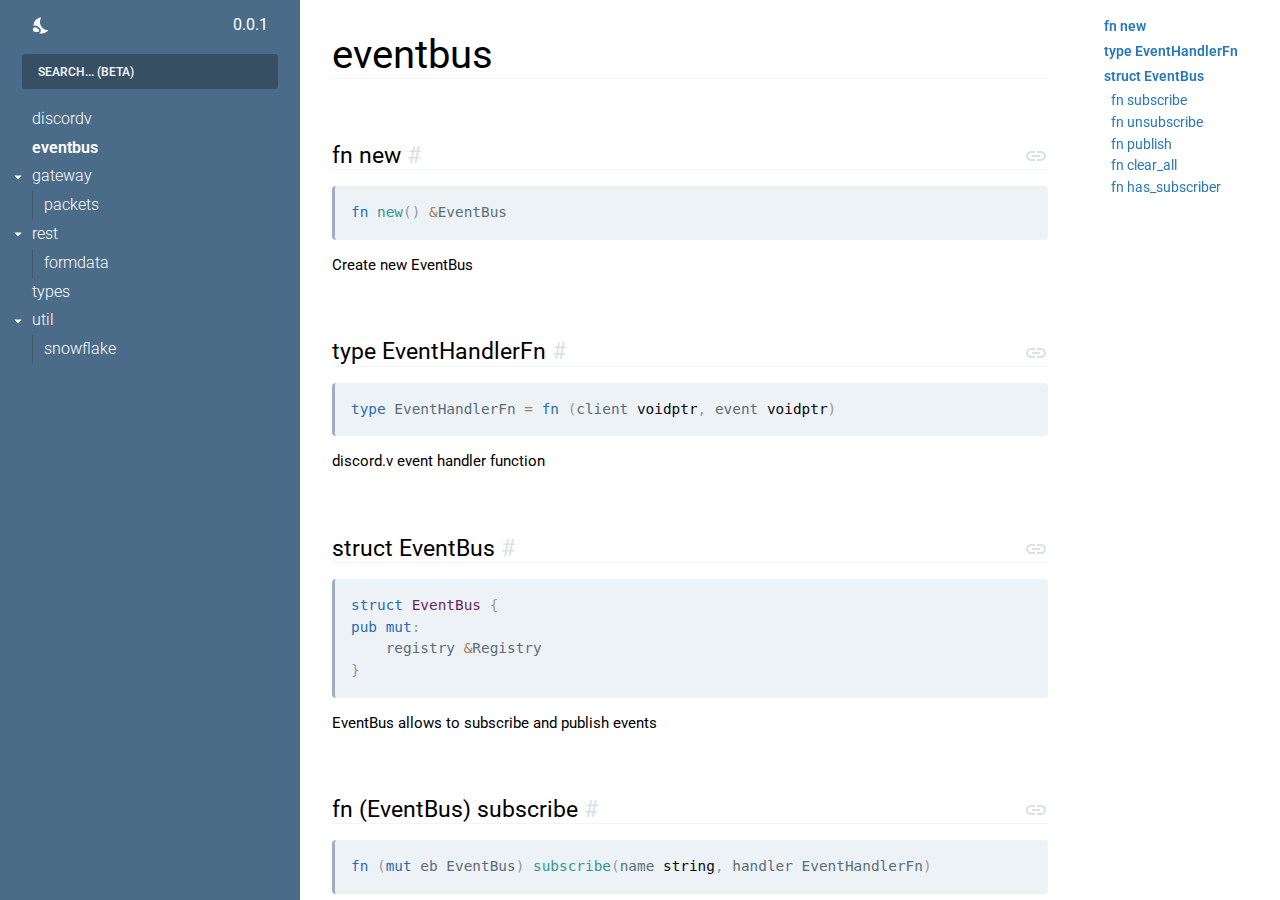
<file: eventbus.html>
<!DOCTYPE html>
<html lang="en">
	<head>
		<meta charset="UTF-8">
		<meta http-equiv="x-ua-compatible" content="IE=edge" />
		<meta name="viewport" content="width=device-width, initial-scale=1.0">
		<title>eventbus | vdoc</title>
		<link rel="preconnect" href="https://fonts.gstatic.com">
		<link href="https://fonts.googleapis.com/css2?family=Roboto:wght@400;500;700&display=swap" rel="stylesheet">
		<link href="https://fonts.googleapis.com/css2?family=Work+Sans:wght@400;500;600&display=swap" rel="stylesheet">
		<link rel="apple-touch-icon" sizes="180x180" href="apple-touch-icon.png">
		<link rel="icon" type="image/png" sizes="32x32" href="favicon-32x32.png">
		<link rel="icon" type="image/png" sizes="16x16" href="favicon-16x16.png">
		<link rel="manifest" href="site.webmanifest">
		<link rel="mask-icon" href="safari-pinned-tab.svg" color="#5bbad5">
		<meta name="msapplication-TileColor" content="#da532c">
		<meta name="theme-color" content="#ffffff">
		
		<link rel="stylesheet" href="doc.css" />
		<link rel="stylesheet" href="normalize.css" />
		<script src="dark-mode.js"></script>
	</head>
	<body>
		<div id="page">
			<header class="doc-nav hidden">
				<div class="heading-container">
					<div class="heading">
						<input type="text" id="search" placeholder="Search... (beta)" autocomplete="off">
						<div class="module"></div>
						<div class="toggle-version-container">
							<span>0.0.1</span>
							<div id="dark-mode-toggle" role="switch" aria-checked="false" aria-label="Toggle dark mode"><svg xmlns="http://www.w3.org/2000/svg" class="light-icon" height="24" viewBox="0 0 24 24" width="24"><path d="M0 0h24v24H0z" fill="none"/><path d="M6.76 4.84l-1.8-1.79-1.41 1.41 1.79 1.79 1.42-1.41zM4 10.5H1v2h3v-2zm9-9.95h-2V3.5h2V.55zm7.45 3.91l-1.41-1.41-1.79 1.79 1.41 1.41 1.79-1.79zm-3.21 13.7l1.79 1.8 1.41-1.41-1.8-1.79-1.4 1.4zM20 10.5v2h3v-2h-3zm-8-5c-3.31 0-6 2.69-6 6s2.69 6 6 6 6-2.69 6-6-2.69-6-6-6zm-1 16.95h2V19.5h-2v2.95zm-7.45-3.91l1.41 1.41 1.79-1.8-1.41-1.41-1.79 1.8z"/></svg><svg xmlns="http://www.w3.org/2000/svg" class="dark-icon" enable-background="new 0 0 24 24" height="24" viewBox="0 0 24 24" width="24"><g><rect fill="none" height="24" width="24"/></g><g><g><g><path d="M11.1,12.08C8.77,7.57,10.6,3.6,11.63,2.01C6.27,2.2,1.98,6.59,1.98,12c0,0.14,0.02,0.28,0.02,0.42 C2.62,12.15,3.29,12,4,12c1.66,0,3.18,0.83,4.1,2.15C9.77,14.63,11,16.17,11,18c0,1.52-0.87,2.83-2.12,3.51 c0.98,0.32,2.03,0.5,3.11,0.5c3.5,0,6.58-1.8,8.37-4.52C18,17.72,13.38,16.52,11.1,12.08z"/></g><path d="M7,16l-0.18,0C6.4,14.84,5.3,14,4,14c-1.66,0-3,1.34-3,3s1.34,3,3,3c0.62,0,2.49,0,3,0c1.1,0,2-0.9,2-2 C9,16.9,8.1,16,7,16z"/></g></g></svg></div>
						</div>
						<svg xmlns="http://www.w3.org/2000/svg" id="toggle-menu" height="24" viewBox="0 0 24 24" width="24"><path d="M0 0h24v24H0z" fill="none"/><path d="M3 18h18v-2H3v2zm0-5h18v-2H3v2zm0-7v2h18V6H3z"/></svg>
					</div>
				</div>
				<nav class="search"></nav>
				<nav class="content hidden">
					<ul>
						<li class="open"><div class="menu-row"><a href="./discordv.html">discordv</a></div></li><li class="open active"><div class="menu-row"><a href="./eventbus.html">eventbus</a></div></li><li class="open"><div class="menu-row"><svg xmlns="http://www.w3.org/2000/svg" class="dropdown-arrow" height="24" viewBox="0 0 24 24" width="24"><path d="M0 0h24v24H0z" fill="none"/><path d="M7 10l5 5 5-5z"/></svg><a href="./gateway.html">gateway</a></div><ul><li><a href="./gateway.packets.html">packets</a></li></ul></li><li class="open"><div class="menu-row"><svg xmlns="http://www.w3.org/2000/svg" class="dropdown-arrow" height="24" viewBox="0 0 24 24" width="24"><path d="M0 0h24v24H0z" fill="none"/><path d="M7 10l5 5 5-5z"/></svg><a href="./rest.html">rest</a></div><ul><li><a href="./rest.formdata.html">formdata</a></li></ul></li><li class="open"><div class="menu-row"><a href="./types.html">types</a></div></li><li class="open"><div class="menu-row"><svg xmlns="http://www.w3.org/2000/svg" class="dropdown-arrow" height="24" viewBox="0 0 24 24" width="24"><path d="M0 0h24v24H0z" fill="none"/><path d="M7 10l5 5 5-5z"/></svg><a href="./util.html">util</a></div><ul><li><a href="./util.snowflake.html">snowflake</a></li></ul></li>
					</ul>
				</nav>
			</header>
			<div class="doc-scrollview">
				<div class="doc-container">
					<div class="doc-content">
						<section id="eventbus" class="doc-node">
							<div class="title"><h1> eventbus</h1></div>
							
						</section>

						<section id="new" class="doc-node">
							<div class="title"><h2>fn new <a href="#new">#</a></h2><a class="link" rel="noreferrer" target="_blank" href="https://github.com/terisback/discord.v/blob/master/C:%5CDev%5Cdiscordv%5Ceventbus%5Ceventbus.v#L24"><svg xmlns="http://www.w3.org/2000/svg" height="24" viewBox="0 0 24 24" width="24"><path d="M0 0h24v24H0z" fill="none"/><path d="M3.9 12c0-1.71 1.39-3.1 3.1-3.1h4V7H7c-2.76 0-5 2.24-5 5s2.24 5 5 5h4v-1.9H7c-1.71 0-3.1-1.39-3.1-3.1zM8 13h8v-2H8v2zm9-6h-4v1.9h4c1.71 0 3.1 1.39 3.1 3.1s-1.39 3.1-3.1 3.1h-4V17h4c2.76 0 5-2.24 5-5s-2.24-5-5-5z"/></svg></a></div><pre class="signature"><code><span class="token keyword">fn</span> <span class="token function">new</span><span class="token punctuation">(</span><span class="token punctuation">)</span> <span class="token operator">&</span>EventBus</code></pre>

							<p>Create new EventBus</p>
						</section>
						<section id="EventHandlerFn" class="doc-node">
							<div class="title"><h2>type EventHandlerFn <a href="#EventHandlerFn">#</a></h2><a class="link" rel="noreferrer" target="_blank" href="https://github.com/terisback/discord.v/blob/master/C:%5CDev%5Cdiscordv%5Ceventbus%5Ceventbus.v#L4"><svg xmlns="http://www.w3.org/2000/svg" height="24" viewBox="0 0 24 24" width="24"><path d="M0 0h24v24H0z" fill="none"/><path d="M3.9 12c0-1.71 1.39-3.1 3.1-3.1h4V7H7c-2.76 0-5 2.24-5 5s2.24 5 5 5h4v-1.9H7c-1.71 0-3.1-1.39-3.1-3.1zM8 13h8v-2H8v2zm9-6h-4v1.9h4c1.71 0 3.1 1.39 3.1 3.1s-1.39 3.1-3.1 3.1h-4V17h4c2.76 0 5-2.24 5-5s-2.24-5-5-5z"/></svg></a></div><pre class="signature"><code><span class="token keyword">type</span> EventHandlerFn <span class="token operator">=</span> <span class="token keyword">fn</span> <span class="token punctuation">(</span>client <span class="token builtin">voidptr</span><span class="token punctuation">,</span> event <span class="token builtin">voidptr</span><span class="token punctuation">)</span></code></pre>

							<p>discord.v event handler function</p>
						</section>
						<section id="EventBus" class="doc-node">
							<div class="title"><h2>struct EventBus <a href="#EventBus">#</a></h2><a class="link" rel="noreferrer" target="_blank" href="https://github.com/terisback/discord.v/blob/master/C:%5CDev%5Cdiscordv%5Ceventbus%5Ceventbus.v#L18"><svg xmlns="http://www.w3.org/2000/svg" height="24" viewBox="0 0 24 24" width="24"><path d="M0 0h24v24H0z" fill="none"/><path d="M3.9 12c0-1.71 1.39-3.1 3.1-3.1h4V7H7c-2.76 0-5 2.24-5 5s2.24 5 5 5h4v-1.9H7c-1.71 0-3.1-1.39-3.1-3.1zM8 13h8v-2H8v2zm9-6h-4v1.9h4c1.71 0 3.1 1.39 3.1 3.1s-1.39 3.1-3.1 3.1h-4V17h4c2.76 0 5-2.24 5-5s-2.24-5-5-5z"/></svg></a></div><pre class="signature"><code><span class="token keyword">struct</span> <span class="token symbol">EventBus</span> <span class="token punctuation">{</span>
<span class="token keyword">pub</span> <span class="token keyword">mut</span><span class="token punctuation">:</span>
	registry <span class="token operator">&</span>Registry
<span class="token punctuation">}</span></code></pre>

							<p>EventBus allows to subscribe and publish events</p>
						</section>
						<section id="EventBus.subscribe" class="doc-node">
							<div class="title"><h2>fn (EventBus) subscribe <a href="#EventBus.subscribe">#</a></h2><a class="link" rel="noreferrer" target="_blank" href="https://github.com/terisback/discord.v/blob/master/C:%5CDev%5Cdiscordv%5Ceventbus%5Ceventbus.v#L32"><svg xmlns="http://www.w3.org/2000/svg" height="24" viewBox="0 0 24 24" width="24"><path d="M0 0h24v24H0z" fill="none"/><path d="M3.9 12c0-1.71 1.39-3.1 3.1-3.1h4V7H7c-2.76 0-5 2.24-5 5s2.24 5 5 5h4v-1.9H7c-1.71 0-3.1-1.39-3.1-3.1zM8 13h8v-2H8v2zm9-6h-4v1.9h4c1.71 0 3.1 1.39 3.1 3.1s-1.39 3.1-3.1 3.1h-4V17h4c2.76 0 5-2.24 5-5s-2.24-5-5-5z"/></svg></a></div><pre class="signature"><code><span class="token keyword">fn</span> <span class="token punctuation">(</span><span class="token keyword">mut</span> eb EventBus<span class="token punctuation">)</span> <span class="token function">subscribe</span><span class="token punctuation">(</span>name <span class="token builtin">string</span><span class="token punctuation">,</span> handler EventHandlerFn<span class="token punctuation">)</span></code></pre>

							<p>Subscribe handler to event</p>
						</section>
						<section id="EventBus.unsubscribe" class="doc-node">
							<div class="title"><h2>fn (EventBus) unsubscribe <a href="#EventBus.unsubscribe">#</a></h2><a class="link" rel="noreferrer" target="_blank" href="https://github.com/terisback/discord.v/blob/master/C:%5CDev%5Cdiscordv%5Ceventbus%5Ceventbus.v#L40"><svg xmlns="http://www.w3.org/2000/svg" height="24" viewBox="0 0 24 24" width="24"><path d="M0 0h24v24H0z" fill="none"/><path d="M3.9 12c0-1.71 1.39-3.1 3.1-3.1h4V7H7c-2.76 0-5 2.24-5 5s2.24 5 5 5h4v-1.9H7c-1.71 0-3.1-1.39-3.1-3.1zM8 13h8v-2H8v2zm9-6h-4v1.9h4c1.71 0 3.1 1.39 3.1 3.1s-1.39 3.1-3.1 3.1h-4V17h4c2.76 0 5-2.24 5-5s-2.24-5-5-5z"/></svg></a></div><pre class="signature"><code><span class="token keyword">fn</span> <span class="token punctuation">(</span><span class="token keyword">mut</span> eb EventBus<span class="token punctuation">)</span> <span class="token function">unsubscribe</span><span class="token punctuation">(</span>name <span class="token builtin">string</span><span class="token punctuation">,</span> handler EventHandlerFn<span class="token punctuation">)</span></code></pre>

							<p>Unsubscribe handler from event</p>
						</section>
						<section id="EventBus.publish" class="doc-node">
							<div class="title"><h2>fn (EventBus) publish <a href="#EventBus.publish">#</a></h2><a class="link" rel="noreferrer" target="_blank" href="https://github.com/terisback/discord.v/blob/master/C:%5CDev%5Cdiscordv%5Ceventbus%5Ceventbus.v#L52"><svg xmlns="http://www.w3.org/2000/svg" height="24" viewBox="0 0 24 24" width="24"><path d="M0 0h24v24H0z" fill="none"/><path d="M3.9 12c0-1.71 1.39-3.1 3.1-3.1h4V7H7c-2.76 0-5 2.24-5 5s2.24 5 5 5h4v-1.9H7c-1.71 0-3.1-1.39-3.1-3.1zM8 13h8v-2H8v2zm9-6h-4v1.9h4c1.71 0 3.1 1.39 3.1 3.1s-1.39 3.1-3.1 3.1h-4V17h4c2.76 0 5-2.24 5-5s-2.24-5-5-5z"/></svg></a></div><pre class="signature"><code><span class="token keyword">fn</span> <span class="token punctuation">(</span><span class="token keyword">mut</span> eb EventBus<span class="token punctuation">)</span> <span class="token function">publish</span><span class="token punctuation">(</span>name <span class="token builtin">string</span><span class="token punctuation">,</span> client <span class="token builtin">voidptr</span><span class="token punctuation">,</span> event <span class="token builtin">voidptr</span><span class="token punctuation">)</span></code></pre>

							<p>Publish event</p>
						</section>
						<section id="EventBus.clear_all" class="doc-node">
							<div class="title"><h2>fn (EventBus) clear_all <a href="#EventBus.clear_all">#</a></h2><a class="link" rel="noreferrer" target="_blank" href="https://github.com/terisback/discord.v/blob/master/C:%5CDev%5Cdiscordv%5Ceventbus%5Ceventbus.v#L61"><svg xmlns="http://www.w3.org/2000/svg" height="24" viewBox="0 0 24 24" width="24"><path d="M0 0h24v24H0z" fill="none"/><path d="M3.9 12c0-1.71 1.39-3.1 3.1-3.1h4V7H7c-2.76 0-5 2.24-5 5s2.24 5 5 5h4v-1.9H7c-1.71 0-3.1-1.39-3.1-3.1zM8 13h8v-2H8v2zm9-6h-4v1.9h4c1.71 0 3.1 1.39 3.1 3.1s-1.39 3.1-3.1 3.1h-4V17h4c2.76 0 5-2.24 5-5s-2.24-5-5-5z"/></svg></a></div><pre class="signature"><code><span class="token keyword">fn</span> <span class="token punctuation">(</span><span class="token keyword">mut</span> eb EventBus<span class="token punctuation">)</span> <span class="token function">clear_all</span><span class="token punctuation">(</span><span class="token punctuation">)</span></code></pre>

							<p>Clear all event handlers from registry</p>
						</section>
						<section id="EventBus.has_subscriber" class="doc-node">
							<div class="title"><h2>fn (EventBus) has_subscriber <a href="#EventBus.has_subscriber">#</a></h2><a class="link" rel="noreferrer" target="_blank" href="https://github.com/terisback/discord.v/blob/master/C:%5CDev%5Cdiscordv%5Ceventbus%5Ceventbus.v#L71"><svg xmlns="http://www.w3.org/2000/svg" height="24" viewBox="0 0 24 24" width="24"><path d="M0 0h24v24H0z" fill="none"/><path d="M3.9 12c0-1.71 1.39-3.1 3.1-3.1h4V7H7c-2.76 0-5 2.24-5 5s2.24 5 5 5h4v-1.9H7c-1.71 0-3.1-1.39-3.1-3.1zM8 13h8v-2H8v2zm9-6h-4v1.9h4c1.71 0 3.1 1.39 3.1 3.1s-1.39 3.1-3.1 3.1h-4V17h4c2.76 0 5-2.24 5-5s-2.24-5-5-5z"/></svg></a></div><pre class="signature"><code><span class="token keyword">fn</span> <span class="token punctuation">(</span><span class="token keyword">mut</span> eb EventBus<span class="token punctuation">)</span> <span class="token function">has_subscriber</span><span class="token punctuation">(</span>name <span class="token builtin">string</span><span class="token punctuation">)</span> <span class="token builtin">bool</span></code></pre>

							<p>Checks if any handler is subscribed to the event</p>
						</section>

						<div class="footer">
							Powered by vdoc. Generated on: 3 Jan 2021 00:00:07
						</div>
					</div>
					<div class="doc-toc"><ul><li class="open"><a href="#new">fn new</a>        <ul>
</ul>
</li>
<li class="open"><a href="#EventHandlerFn">type EventHandlerFn</a>        <ul>
</ul>
</li>
<li class="open"><a href="#EventBus">struct EventBus</a>        <ul>
<li><a href="#EventBus.subscribe">fn subscribe</a></li>
<li><a href="#EventBus.unsubscribe">fn unsubscribe</a></li>
<li><a href="#EventBus.publish">fn publish</a></li>
<li><a href="#EventBus.clear_all">fn clear_all</a></li>
<li><a href="#EventBus.has_subscriber">fn has_subscriber</a></li>
</ul>
</li>
</ul></div>
				</div>
			</div>
		</div>
		<script src="doc.js"></script>
		<script async src="search_index.js" type="text/javascript"></script>
	</body>
</html>
</file>
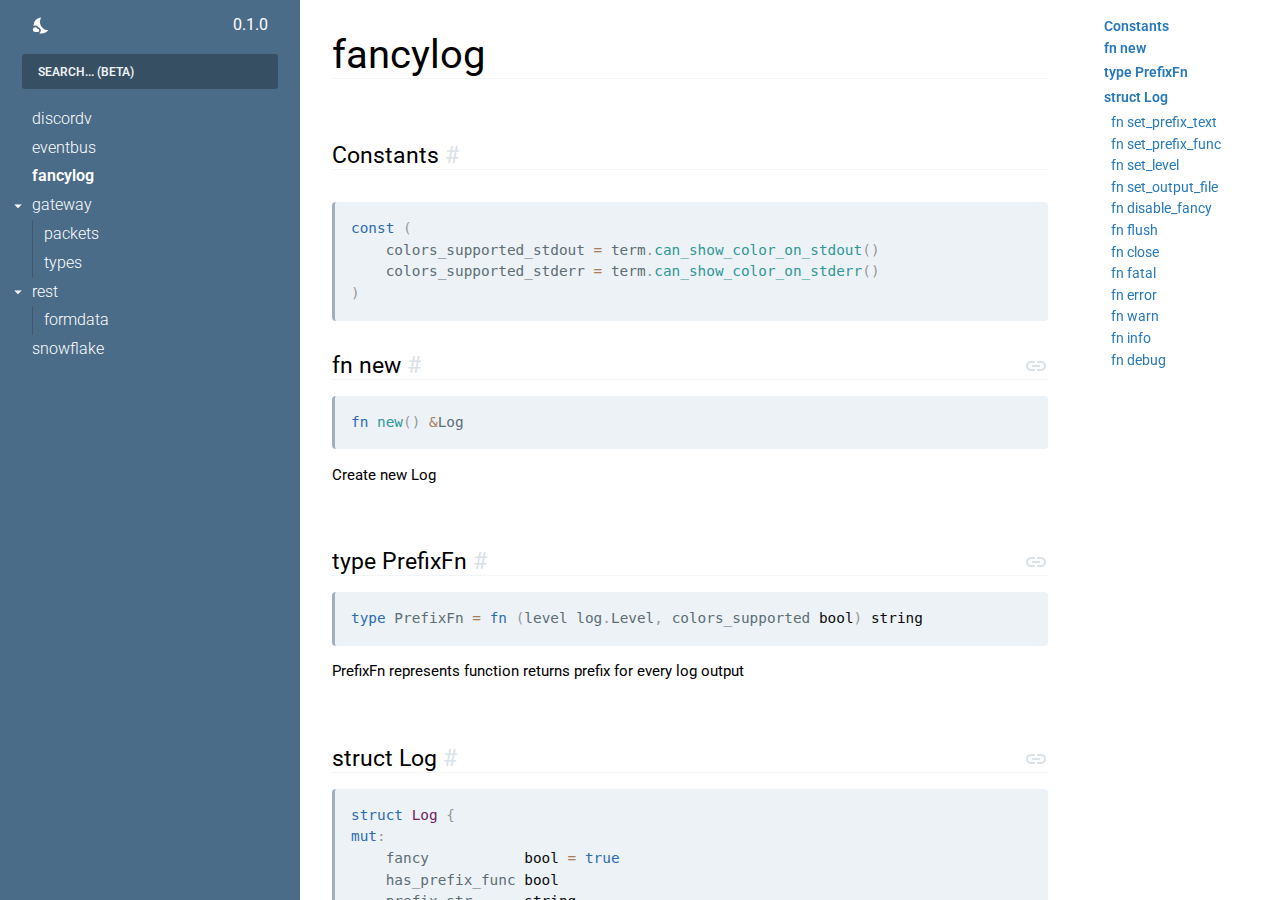
<file: fancylog.html>
<!DOCTYPE html>
<html lang="en">
	<head>
		<meta charset="UTF-8">
		<meta http-equiv="x-ua-compatible" content="IE=edge" />
		<meta name="viewport" content="width=device-width, initial-scale=1.0">
		<title>fancylog | vdoc</title>
		<link rel="preconnect" href="https://fonts.gstatic.com">
		<link href="https://fonts.googleapis.com/css2?family=Roboto:wght@400;500;700&display=swap" rel="stylesheet">
		<link href="https://fonts.googleapis.com/css2?family=Work+Sans:wght@400;500;600&display=swap" rel="stylesheet">
		<link rel="apple-touch-icon" sizes="180x180" href="apple-touch-icon.png">
		<link rel="icon" type="image/png" sizes="32x32" href="favicon-32x32.png">
		<link rel="icon" type="image/png" sizes="16x16" href="favicon-16x16.png">
		<link rel="manifest" href="site.webmanifest">
		<link rel="mask-icon" href="safari-pinned-tab.svg" color="#5bbad5">
		<meta name="msapplication-TileColor" content="#da532c">
		<meta name="theme-color" content="#ffffff">
		
		<link rel="stylesheet" href="doc.css" />
		<link rel="stylesheet" href="normalize.css" />
		<script src="dark-mode.js"></script>
	</head>
	<body>
		<div id="page">
			<header class="doc-nav hidden">
				<div class="heading-container">
					<div class="heading">
						<input type="text" id="search" placeholder="Search... (beta)" autocomplete="off">
						<div class="module"></div>
						<div class="toggle-version-container">
							<span>0.1.0</span>
							<div id="dark-mode-toggle" role="switch" aria-checked="false" aria-label="Toggle dark mode"><svg xmlns="http://www.w3.org/2000/svg" class="light-icon" height="24" viewBox="0 0 24 24" width="24"><path d="M0 0h24v24H0z" fill="none"/><path d="M6.76 4.84l-1.8-1.79-1.41 1.41 1.79 1.79 1.42-1.41zM4 10.5H1v2h3v-2zm9-9.95h-2V3.5h2V.55zm7.45 3.91l-1.41-1.41-1.79 1.79 1.41 1.41 1.79-1.79zm-3.21 13.7l1.79 1.8 1.41-1.41-1.8-1.79-1.4 1.4zM20 10.5v2h3v-2h-3zm-8-5c-3.31 0-6 2.69-6 6s2.69 6 6 6 6-2.69 6-6-2.69-6-6-6zm-1 16.95h2V19.5h-2v2.95zm-7.45-3.91l1.41 1.41 1.79-1.8-1.41-1.41-1.79 1.8z"/></svg><svg xmlns="http://www.w3.org/2000/svg" class="dark-icon" enable-background="new 0 0 24 24" height="24" viewBox="0 0 24 24" width="24"><g><rect fill="none" height="24" width="24"/></g><g><g><g><path d="M11.1,12.08C8.77,7.57,10.6,3.6,11.63,2.01C6.27,2.2,1.98,6.59,1.98,12c0,0.14,0.02,0.28,0.02,0.42 C2.62,12.15,3.29,12,4,12c1.66,0,3.18,0.83,4.1,2.15C9.77,14.63,11,16.17,11,18c0,1.52-0.87,2.83-2.12,3.51 c0.98,0.32,2.03,0.5,3.11,0.5c3.5,0,6.58-1.8,8.37-4.52C18,17.72,13.38,16.52,11.1,12.08z"/></g><path d="M7,16l-0.18,0C6.4,14.84,5.3,14,4,14c-1.66,0-3,1.34-3,3s1.34,3,3,3c0.62,0,2.49,0,3,0c1.1,0,2-0.9,2-2 C9,16.9,8.1,16,7,16z"/></g></g></svg></div>
						</div>
						<svg xmlns="http://www.w3.org/2000/svg" id="toggle-menu" height="24" viewBox="0 0 24 24" width="24"><path d="M0 0h24v24H0z" fill="none"/><path d="M3 18h18v-2H3v2zm0-5h18v-2H3v2zm0-7v2h18V6H3z"/></svg>
					</div>
				</div>
				<nav class="search"></nav>
				<nav class="content hidden">
					<ul>
						<li class="open"><div class="menu-row"><a href="./discordv.html">discordv</a></div></li><li class="open"><div class="menu-row"><a href="./eventbus.html">eventbus</a></div></li><li class="open active"><div class="menu-row"><a href="./fancylog.html">fancylog</a></div></li><li class="open"><div class="menu-row"><svg xmlns="http://www.w3.org/2000/svg" class="dropdown-arrow" height="24" viewBox="0 0 24 24" width="24"><path d="M0 0h24v24H0z" fill="none"/><path d="M7 10l5 5 5-5z"/></svg><a href="./gateway.html">gateway</a></div><ul><li><a href="./gateway.packets.html">packets</a></li><li><a href="./gateway.types.html">types</a></li></ul></li><li class="open"><div class="menu-row"><svg xmlns="http://www.w3.org/2000/svg" class="dropdown-arrow" height="24" viewBox="0 0 24 24" width="24"><path d="M0 0h24v24H0z" fill="none"/><path d="M7 10l5 5 5-5z"/></svg><a href="./rest.html">rest</a></div><ul><li><a href="./rest.formdata.html">formdata</a></li></ul></li><li class="open"><div class="menu-row"><a href="./snowflake.html">snowflake</a></div></li>
					</ul>
				</nav>
			</header>
			<div class="doc-scrollview">
				<div class="doc-container">
					<div class="doc-content">
						<section id="fancylog" class="doc-node">
							<div class="title"><h1> fancylog</h1></div>
</section>

						<section id="Constants" class="doc-node const">
							<div class="title"><h2>Constants <a href="#Constants">#</a></h2></div>
</section>
						<section id="" class="doc-node const">
<pre class="signature"><code><span class="token keyword">const</span> <span class="token punctuation">(</span>
	colors_supported_stdout <span class="token operator">=</span> term<span class="token punctuation">.</span><span class="token function">can_show_color_on_stdout</span><span class="token punctuation">(</span><span class="token punctuation">)</span>
	colors_supported_stderr <span class="token operator">=</span> term<span class="token punctuation">.</span><span class="token function">can_show_color_on_stderr</span><span class="token punctuation">(</span><span class="token punctuation">)</span>
<span class="token punctuation">)</span></code></pre>

</section>
						<section id="new" class="doc-node">
							<div class="title"><h2>fn new <a href="#new">#</a></h2><a class="link" rel="noreferrer" target="_blank" href="https://github.com/terisback/discord.v/blob/master/C:%5CDev%5Cdiscordv%5Cfancylog%5Clog.v#L30"><svg xmlns="http://www.w3.org/2000/svg" height="24" viewBox="0 0 24 24" width="24"><path d="M0 0h24v24H0z" fill="none"/><path d="M3.9 12c0-1.71 1.39-3.1 3.1-3.1h4V7H7c-2.76 0-5 2.24-5 5s2.24 5 5 5h4v-1.9H7c-1.71 0-3.1-1.39-3.1-3.1zM8 13h8v-2H8v2zm9-6h-4v1.9h4c1.71 0 3.1 1.39 3.1 3.1s-1.39 3.1-3.1 3.1h-4V17h4c2.76 0 5-2.24 5-5s-2.24-5-5-5z"/></svg></a></div><pre class="signature"><code><span class="token keyword">fn</span> <span class="token function">new</span><span class="token punctuation">(</span><span class="token punctuation">)</span> <span class="token operator">&</span>Log</code></pre>
<p>Create new Log</p>
</section>
						<section id="PrefixFn" class="doc-node">
							<div class="title"><h2>type PrefixFn <a href="#PrefixFn">#</a></h2><a class="link" rel="noreferrer" target="_blank" href="https://github.com/terisback/discord.v/blob/master/C:%5CDev%5Cdiscordv%5Cfancylog%5Clog.v#L13"><svg xmlns="http://www.w3.org/2000/svg" height="24" viewBox="0 0 24 24" width="24"><path d="M0 0h24v24H0z" fill="none"/><path d="M3.9 12c0-1.71 1.39-3.1 3.1-3.1h4V7H7c-2.76 0-5 2.24-5 5s2.24 5 5 5h4v-1.9H7c-1.71 0-3.1-1.39-3.1-3.1zM8 13h8v-2H8v2zm9-6h-4v1.9h4c1.71 0 3.1 1.39 3.1 3.1s-1.39 3.1-3.1 3.1h-4V17h4c2.76 0 5-2.24 5-5s-2.24-5-5-5z"/></svg></a></div><pre class="signature"><code><span class="token keyword">type</span> PrefixFn <span class="token operator">=</span> <span class="token keyword">fn</span> <span class="token punctuation">(</span>level log<span class="token punctuation">.</span>Level<span class="token punctuation">,</span> colors_supported <span class="token builtin">bool</span><span class="token punctuation">)</span> <span class="token builtin">string</span></code></pre>
<p>PrefixFn represents function returns prefix for every log output</p>
</section>
						<section id="Log" class="doc-node">
							<div class="title"><h2>struct Log <a href="#Log">#</a></h2><a class="link" rel="noreferrer" target="_blank" href="https://github.com/terisback/discord.v/blob/master/C:%5CDev%5Cdiscordv%5Cfancylog%5Clog.v#L16"><svg xmlns="http://www.w3.org/2000/svg" height="24" viewBox="0 0 24 24" width="24"><path d="M0 0h24v24H0z" fill="none"/><path d="M3.9 12c0-1.71 1.39-3.1 3.1-3.1h4V7H7c-2.76 0-5 2.24-5 5s2.24 5 5 5h4v-1.9H7c-1.71 0-3.1-1.39-3.1-3.1zM8 13h8v-2H8v2zm9-6h-4v1.9h4c1.71 0 3.1 1.39 3.1 3.1s-1.39 3.1-3.1 3.1h-4V17h4c2.76 0 5-2.24 5-5s-2.24-5-5-5z"/></svg></a></div><pre class="signature"><code><span class="token keyword">struct</span> <span class="token symbol">Log</span> <span class="token punctuation">{</span>
<span class="token keyword">mut</span><span class="token punctuation">:</span>
	fancy           <span class="token builtin">bool</span> <span class="token operator">=</span> <span class="token boolean">true</span>
	has_prefix_func <span class="token builtin">bool</span>
	prefix_str      <span class="token builtin">string</span>
	prefix_func     PrefixFn
	output_to_file  <span class="token builtin">bool</span>
	output_file     os<span class="token punctuation">.</span>File
	output_filename <span class="token builtin">string</span>
<span class="token keyword">pub</span> <span class="token keyword">mut</span><span class="token punctuation">:</span>
	level           log<span class="token punctuation">.</span>Level <span class="token operator">=</span> <span class="token punctuation">.</span>info
<span class="token punctuation">}</span></code></pre>
<p>Log represents a logging object</p>
</section>
						<section id="Log.set_prefix_text" class="doc-node">
							<div class="title"><h2>fn (Log) set_prefix_text <a href="#Log.set_prefix_text">#</a></h2><a class="link" rel="noreferrer" target="_blank" href="https://github.com/terisback/discord.v/blob/master/C:%5CDev%5Cdiscordv%5Cfancylog%5Clog.v#L37"><svg xmlns="http://www.w3.org/2000/svg" height="24" viewBox="0 0 24 24" width="24"><path d="M0 0h24v24H0z" fill="none"/><path d="M3.9 12c0-1.71 1.39-3.1 3.1-3.1h4V7H7c-2.76 0-5 2.24-5 5s2.24 5 5 5h4v-1.9H7c-1.71 0-3.1-1.39-3.1-3.1zM8 13h8v-2H8v2zm9-6h-4v1.9h4c1.71 0 3.1 1.39 3.1 3.1s-1.39 3.1-3.1 3.1h-4V17h4c2.76 0 5-2.24 5-5s-2.24-5-5-5z"/></svg></a></div><pre class="signature"><code><span class="token keyword">fn</span> <span class="token punctuation">(</span><span class="token keyword">mut</span> l Log<span class="token punctuation">)</span> <span class="token function">set_prefix_text</span><span class="token punctuation">(</span>prefix <span class="token builtin">string</span><span class="token punctuation">)</span></code></pre>
<p>Set prefix text, log message will look like this '${prefix}${log_message}'.  There is no space between the prefix and the message, if it is important for you, leave a space in the prefix itself.</p>
</section>
						<section id="Log.set_prefix_func" class="doc-node">
							<div class="title"><h2>fn (Log) set_prefix_func <a href="#Log.set_prefix_func">#</a></h2><a class="link" rel="noreferrer" target="_blank" href="https://github.com/terisback/discord.v/blob/master/C:%5CDev%5Cdiscordv%5Cfancylog%5Clog.v#L44"><svg xmlns="http://www.w3.org/2000/svg" height="24" viewBox="0 0 24 24" width="24"><path d="M0 0h24v24H0z" fill="none"/><path d="M3.9 12c0-1.71 1.39-3.1 3.1-3.1h4V7H7c-2.76 0-5 2.24-5 5s2.24 5 5 5h4v-1.9H7c-1.71 0-3.1-1.39-3.1-3.1zM8 13h8v-2H8v2zm9-6h-4v1.9h4c1.71 0 3.1 1.39 3.1 3.1s-1.39 3.1-3.1 3.1h-4V17h4c2.76 0 5-2.24 5-5s-2.24-5-5-5z"/></svg></a></div><pre class="signature"><code><span class="token keyword">fn</span> <span class="token punctuation">(</span><span class="token keyword">mut</span> l Log<span class="token punctuation">)</span> <span class="token function">set_prefix_func</span><span class="token punctuation">(</span>prefix_func PrefixFn<span class="token punctuation">)</span></code></pre>
<p>Set prefix func, every log output it will call 'prefix_func' with 'level' and 'colors_supported' arguments.  By default log doesn't output log level, you can enable it by 'set_output_level(bool)', but can implement it in your 'prefix_func'.</p>
</section>
						<section id="Log.set_level" class="doc-node">
							<div class="title"><h2>fn (Log) set_level <a href="#Log.set_level">#</a></h2><a class="link" rel="noreferrer" target="_blank" href="https://github.com/terisback/discord.v/blob/master/C:%5CDev%5Cdiscordv%5Cfancylog%5Clog.v#L51"><svg xmlns="http://www.w3.org/2000/svg" height="24" viewBox="0 0 24 24" width="24"><path d="M0 0h24v24H0z" fill="none"/><path d="M3.9 12c0-1.71 1.39-3.1 3.1-3.1h4V7H7c-2.76 0-5 2.24-5 5s2.24 5 5 5h4v-1.9H7c-1.71 0-3.1-1.39-3.1-3.1zM8 13h8v-2H8v2zm9-6h-4v1.9h4c1.71 0 3.1 1.39 3.1 3.1s-1.39 3.1-3.1 3.1h-4V17h4c2.76 0 5-2.24 5-5s-2.24-5-5-5z"/></svg></a></div><pre class="signature"><code><span class="token keyword">fn</span> <span class="token punctuation">(</span><span class="token keyword">mut</span> l Log<span class="token punctuation">)</span> <span class="token function">set_level</span><span class="token punctuation">(</span>level log<span class="token punctuation">.</span>Level<span class="token punctuation">)</span></code></pre>
<p>Set log level, you can specify the max log level.  If you set log level to '.warn' then '.debug' and '.info' level messages will not be displayed.</p>
</section>
						<section id="Log.set_output_file" class="doc-node">
							<div class="title"><h2>fn (Log) set_output_file <a href="#Log.set_output_file">#</a></h2><a class="link" rel="noreferrer" target="_blank" href="https://github.com/terisback/discord.v/blob/master/C:%5CDev%5Cdiscordv%5Cfancylog%5Clog.v#L56"><svg xmlns="http://www.w3.org/2000/svg" height="24" viewBox="0 0 24 24" width="24"><path d="M0 0h24v24H0z" fill="none"/><path d="M3.9 12c0-1.71 1.39-3.1 3.1-3.1h4V7H7c-2.76 0-5 2.24-5 5s2.24 5 5 5h4v-1.9H7c-1.71 0-3.1-1.39-3.1-3.1zM8 13h8v-2H8v2zm9-6h-4v1.9h4c1.71 0 3.1 1.39 3.1 3.1s-1.39 3.1-3.1 3.1h-4V17h4c2.76 0 5-2.24 5-5s-2.24-5-5-5z"/></svg></a></div><pre class="signature"><code><span class="token keyword">fn</span> <span class="token punctuation">(</span><span class="token keyword">mut</span> l Log<span class="token punctuation">)</span> <span class="token function">set_output_file</span><span class="token punctuation">(</span>output_filename <span class="token builtin">string</span><span class="token punctuation">)</span></code></pre>
<p>Sets output file with 'output_filename', if 'output_filename' is empty then it flush and close output file and sets 'output_to_file' to false.</p>
</section>
						<section id="Log.disable_fancy" class="doc-node">
							<div class="title"><h2>fn (Log) disable_fancy <a href="#Log.disable_fancy">#</a></h2><a class="link" rel="noreferrer" target="_blank" href="https://github.com/terisback/discord.v/blob/master/C:%5CDev%5Cdiscordv%5Cfancylog%5Clog.v#L74"><svg xmlns="http://www.w3.org/2000/svg" height="24" viewBox="0 0 24 24" width="24"><path d="M0 0h24v24H0z" fill="none"/><path d="M3.9 12c0-1.71 1.39-3.1 3.1-3.1h4V7H7c-2.76 0-5 2.24-5 5s2.24 5 5 5h4v-1.9H7c-1.71 0-3.1-1.39-3.1-3.1zM8 13h8v-2H8v2zm9-6h-4v1.9h4c1.71 0 3.1 1.39 3.1 3.1s-1.39 3.1-3.1 3.1h-4V17h4c2.76 0 5-2.24 5-5s-2.24-5-5-5z"/></svg></a></div><pre class="signature"><code><span class="token keyword">fn</span> <span class="token punctuation">(</span><span class="token keyword">mut</span> l Log<span class="token punctuation">)</span> <span class="token function">disable_fancy</span><span class="token punctuation">(</span><span class="token punctuation">)</span></code></pre>
<p>Disables fancy :(</p>
</section>
						<section id="Log.flush" class="doc-node">
							<div class="title"><h2>fn (Log) flush <a href="#Log.flush">#</a></h2><a class="link" rel="noreferrer" target="_blank" href="https://github.com/terisback/discord.v/blob/master/C:%5CDev%5Cdiscordv%5Cfancylog%5Clog.v#L79"><svg xmlns="http://www.w3.org/2000/svg" height="24" viewBox="0 0 24 24" width="24"><path d="M0 0h24v24H0z" fill="none"/><path d="M3.9 12c0-1.71 1.39-3.1 3.1-3.1h4V7H7c-2.76 0-5 2.24-5 5s2.24 5 5 5h4v-1.9H7c-1.71 0-3.1-1.39-3.1-3.1zM8 13h8v-2H8v2zm9-6h-4v1.9h4c1.71 0 3.1 1.39 3.1 3.1s-1.39 3.1-3.1 3.1h-4V17h4c2.76 0 5-2.24 5-5s-2.24-5-5-5z"/></svg></a></div><pre class="signature"><code><span class="token keyword">fn</span> <span class="token punctuation">(</span><span class="token keyword">mut</span> l Log<span class="token punctuation">)</span> <span class="token function">flush</span><span class="token punctuation">(</span><span class="token punctuation">)</span></code></pre>
<p>Writes the log file content to disk.</p>
</section>
						<section id="Log.close" class="doc-node">
							<div class="title"><h2>fn (Log) close <a href="#Log.close">#</a></h2><a class="link" rel="noreferrer" target="_blank" href="https://github.com/terisback/discord.v/blob/master/C:%5CDev%5Cdiscordv%5Cfancylog%5Clog.v#L84"><svg xmlns="http://www.w3.org/2000/svg" height="24" viewBox="0 0 24 24" width="24"><path d="M0 0h24v24H0z" fill="none"/><path d="M3.9 12c0-1.71 1.39-3.1 3.1-3.1h4V7H7c-2.76 0-5 2.24-5 5s2.24 5 5 5h4v-1.9H7c-1.71 0-3.1-1.39-3.1-3.1zM8 13h8v-2H8v2zm9-6h-4v1.9h4c1.71 0 3.1 1.39 3.1 3.1s-1.39 3.1-3.1 3.1h-4V17h4c2.76 0 5-2.24 5-5s-2.24-5-5-5z"/></svg></a></div><pre class="signature"><code><span class="token keyword">fn</span> <span class="token punctuation">(</span><span class="token keyword">mut</span> l Log<span class="token punctuation">)</span> <span class="token function">close</span><span class="token punctuation">(</span><span class="token punctuation">)</span></code></pre>
<p>Closes the log file.</p>
</section>
						<section id="Log.fatal" class="doc-node">
							<div class="title"><h2>fn (Log) fatal <a href="#Log.fatal">#</a></h2><a class="link" rel="noreferrer" target="_blank" href="https://github.com/terisback/discord.v/blob/master/C:%5CDev%5Cdiscordv%5Cfancylog%5Clog.v#L121"><svg xmlns="http://www.w3.org/2000/svg" height="24" viewBox="0 0 24 24" width="24"><path d="M0 0h24v24H0z" fill="none"/><path d="M3.9 12c0-1.71 1.39-3.1 3.1-3.1h4V7H7c-2.76 0-5 2.24-5 5s2.24 5 5 5h4v-1.9H7c-1.71 0-3.1-1.39-3.1-3.1zM8 13h8v-2H8v2zm9-6h-4v1.9h4c1.71 0 3.1 1.39 3.1 3.1s-1.39 3.1-3.1 3.1h-4V17h4c2.76 0 5-2.24 5-5s-2.24-5-5-5z"/></svg></a></div><pre class="signature"><code><span class="token keyword">fn</span> <span class="token punctuation">(</span><span class="token keyword">mut</span> l Log<span class="token punctuation">)</span> <span class="token function">fatal</span><span class="token punctuation">(</span>message <span class="token builtin">string</span><span class="token punctuation">)</span></code></pre>
<p>Logs to stderr with 'message' then panics</p>
</section>
						<section id="Log.error" class="doc-node">
							<div class="title"><h2>fn (Log) error <a href="#Log.error">#</a></h2><a class="link" rel="noreferrer" target="_blank" href="https://github.com/terisback/discord.v/blob/master/C:%5CDev%5Cdiscordv%5Cfancylog%5Clog.v#L134"><svg xmlns="http://www.w3.org/2000/svg" height="24" viewBox="0 0 24 24" width="24"><path d="M0 0h24v24H0z" fill="none"/><path d="M3.9 12c0-1.71 1.39-3.1 3.1-3.1h4V7H7c-2.76 0-5 2.24-5 5s2.24 5 5 5h4v-1.9H7c-1.71 0-3.1-1.39-3.1-3.1zM8 13h8v-2H8v2zm9-6h-4v1.9h4c1.71 0 3.1 1.39 3.1 3.1s-1.39 3.1-3.1 3.1h-4V17h4c2.76 0 5-2.24 5-5s-2.24-5-5-5z"/></svg></a></div><pre class="signature"><code><span class="token keyword">fn</span> <span class="token punctuation">(</span><span class="token keyword">mut</span> l Log<span class="token punctuation">)</span> <span class="token function">error</span><span class="token punctuation">(</span>message <span class="token builtin">string</span><span class="token punctuation">)</span></code></pre>
<p>Logs to stderr with 'message' and '.error' level.  By default adds bright red color to message, you can disable it by 'disable_fancy()'</p>
</section>
						<section id="Log.warn" class="doc-node">
							<div class="title"><h2>fn (Log) warn <a href="#Log.warn">#</a></h2><a class="link" rel="noreferrer" target="_blank" href="https://github.com/terisback/discord.v/blob/master/C:%5CDev%5Cdiscordv%5Cfancylog%5Clog.v#L145"><svg xmlns="http://www.w3.org/2000/svg" height="24" viewBox="0 0 24 24" width="24"><path d="M0 0h24v24H0z" fill="none"/><path d="M3.9 12c0-1.71 1.39-3.1 3.1-3.1h4V7H7c-2.76 0-5 2.24-5 5s2.24 5 5 5h4v-1.9H7c-1.71 0-3.1-1.39-3.1-3.1zM8 13h8v-2H8v2zm9-6h-4v1.9h4c1.71 0 3.1 1.39 3.1 3.1s-1.39 3.1-3.1 3.1h-4V17h4c2.76 0 5-2.24 5-5s-2.24-5-5-5z"/></svg></a></div><pre class="signature"><code><span class="token keyword">fn</span> <span class="token punctuation">(</span><span class="token keyword">mut</span> l Log<span class="token punctuation">)</span> <span class="token function">warn</span><span class="token punctuation">(</span>message <span class="token builtin">string</span><span class="token punctuation">)</span></code></pre>
<p>Logs to stdout with '.warn' level.  By default adds bright yellow color to message, you can disable it by 'disable_fancy()'</p>
</section>
						<section id="Log.info" class="doc-node">
							<div class="title"><h2>fn (Log) info <a href="#Log.info">#</a></h2><a class="link" rel="noreferrer" target="_blank" href="https://github.com/terisback/discord.v/blob/master/C:%5CDev%5Cdiscordv%5Cfancylog%5Clog.v#L156"><svg xmlns="http://www.w3.org/2000/svg" height="24" viewBox="0 0 24 24" width="24"><path d="M0 0h24v24H0z" fill="none"/><path d="M3.9 12c0-1.71 1.39-3.1 3.1-3.1h4V7H7c-2.76 0-5 2.24-5 5s2.24 5 5 5h4v-1.9H7c-1.71 0-3.1-1.39-3.1-3.1zM8 13h8v-2H8v2zm9-6h-4v1.9h4c1.71 0 3.1 1.39 3.1 3.1s-1.39 3.1-3.1 3.1h-4V17h4c2.76 0 5-2.24 5-5s-2.24-5-5-5z"/></svg></a></div><pre class="signature"><code><span class="token keyword">fn</span> <span class="token punctuation">(</span><span class="token keyword">mut</span> l Log<span class="token punctuation">)</span> <span class="token function">info</span><span class="token punctuation">(</span>message <span class="token builtin">string</span><span class="token punctuation">)</span></code></pre>
<p>Logs to stdout with '.warn' level.  By default adds bright green color to message, you can disable it by 'disable_fancy()'</p>
</section>
						<section id="Log.debug" class="doc-node">
							<div class="title"><h2>fn (Log) debug <a href="#Log.debug">#</a></h2><a class="link" rel="noreferrer" target="_blank" href="https://github.com/terisback/discord.v/blob/master/C:%5CDev%5Cdiscordv%5Cfancylog%5Clog.v#L166"><svg xmlns="http://www.w3.org/2000/svg" height="24" viewBox="0 0 24 24" width="24"><path d="M0 0h24v24H0z" fill="none"/><path d="M3.9 12c0-1.71 1.39-3.1 3.1-3.1h4V7H7c-2.76 0-5 2.24-5 5s2.24 5 5 5h4v-1.9H7c-1.71 0-3.1-1.39-3.1-3.1zM8 13h8v-2H8v2zm9-6h-4v1.9h4c1.71 0 3.1 1.39 3.1 3.1s-1.39 3.1-3.1 3.1h-4V17h4c2.76 0 5-2.24 5-5s-2.24-5-5-5z"/></svg></a></div><pre class="signature"><code><span class="token keyword">fn</span> <span class="token punctuation">(</span><span class="token keyword">mut</span> l Log<span class="token punctuation">)</span> <span class="token function">debug</span><span class="token punctuation">(</span>message <span class="token builtin">string</span><span class="token punctuation">)</span></code></pre>
<p>Logs to stdout with '.debug' level. It doesn't add color, or smth, just debug message... :(</p>
</section>

						<div class="footer">
							Powered by vdoc. Generated on: 4 Jan 2021 08:20:48
						</div>
					</div>
					<div class="doc-toc"><ul><li class="open"><a href="#Constants">Constants</a></li>
<li class="open"><a href="#new">fn new</a>        <ul>
</ul>
</li>
<li class="open"><a href="#PrefixFn">type PrefixFn</a>        <ul>
</ul>
</li>
<li class="open"><a href="#Log">struct Log</a>        <ul>
<li><a href="#Log.set_prefix_text">fn set_prefix_text</a></li>
<li><a href="#Log.set_prefix_func">fn set_prefix_func</a></li>
<li><a href="#Log.set_level">fn set_level</a></li>
<li><a href="#Log.set_output_file">fn set_output_file</a></li>
<li><a href="#Log.disable_fancy">fn disable_fancy</a></li>
<li><a href="#Log.flush">fn flush</a></li>
<li><a href="#Log.close">fn close</a></li>
<li><a href="#Log.fatal">fn fatal</a></li>
<li><a href="#Log.error">fn error</a></li>
<li><a href="#Log.warn">fn warn</a></li>
<li><a href="#Log.info">fn info</a></li>
<li><a href="#Log.debug">fn debug</a></li>
</ul>
</li>
</ul></div>
				</div>
			</div>
		</div>
		<script src="doc.js"></script>
		<script async src="search_index.js" type="text/javascript"></script>
	</body>
</html>
</file>
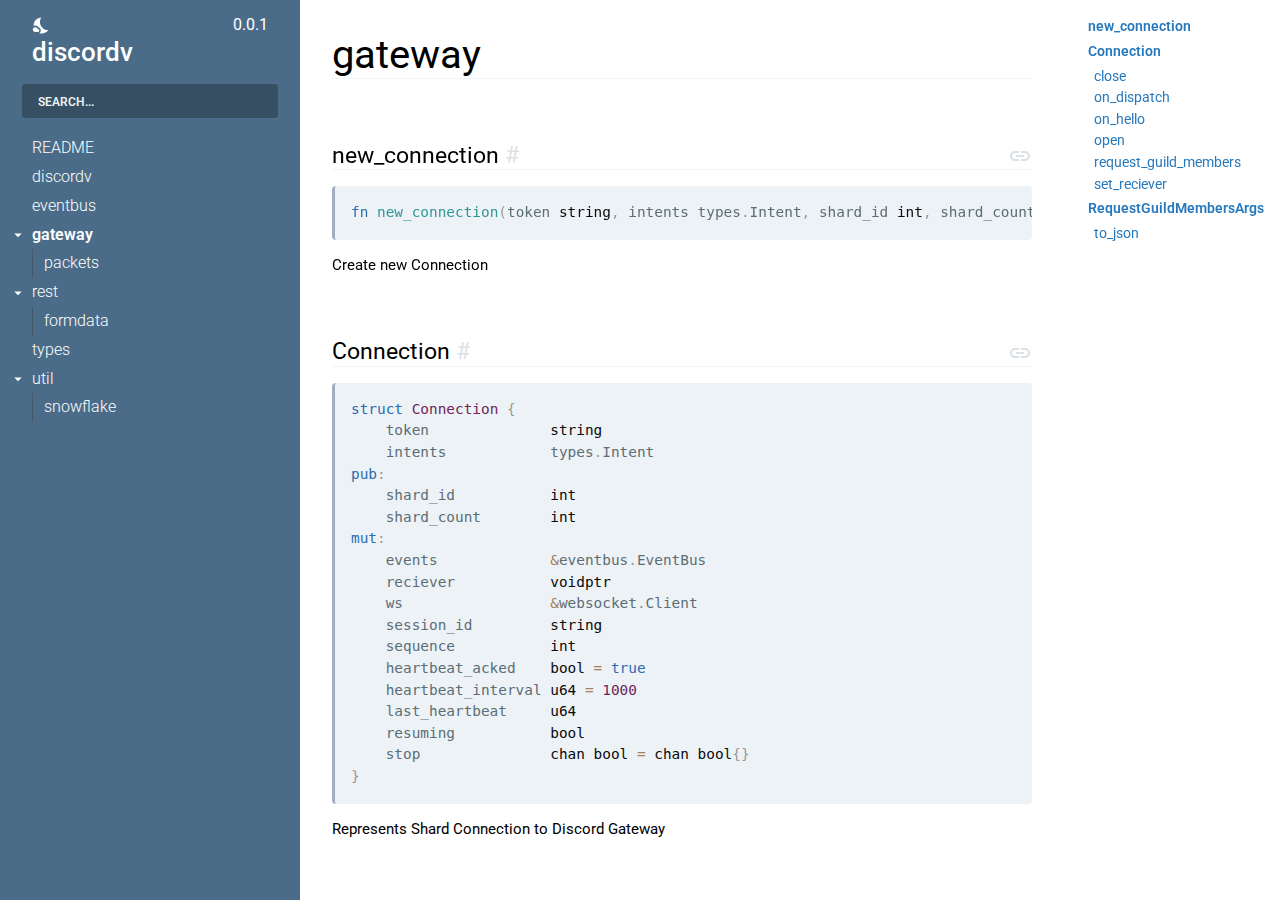
<file: gateway.html>
<!DOCTYPE html>
	<html lang="en">
	<head>
		<meta charset="UTF-8">
		<meta http-equiv="x-ua-compatible" content="IE=edge" />
		<meta name="viewport" content="width=device-width, initial-scale=1.0">
		<title>gateway | vdoc</title>
		<link href="https://fonts.googleapis.com/css2?family=Roboto:wght@400;500;700&display=swap" rel="stylesheet">
		<link rel="apple-touch-icon" sizes="180x180" href="apple-touch-icon.png">
		<link rel="icon" type="image/png" sizes="32x32" href="favicon-32x32.png">
		<link rel="icon" type="image/png" sizes="16x16" href="favicon-16x16.png">
		<link rel="manifest" href="site.webmanifest">
		<link rel="mask-icon" href="safari-pinned-tab.svg" color="#5bbad5">
		<meta name="msapplication-TileColor" content="#da532c">
		<meta name="theme-color" content="#ffffff">
		
    <link rel="stylesheet" href="doc.css" />
	<link rel="stylesheet" href="normalize.css" />
</style>
    <script src="dark-mode.js"></script>
	</head>
	<body>
		<div id="page">
			<header class="doc-nav hidden">
				<div class="heading-container">
					<div class="heading">
						<input type="text" id="search" placeholder="Search...">
						<div class="module">discordv</div>
						<div class="toggle-version-container">
							<span>0.0.1</span>
							<div id="dark-mode-toggle" role="switch" aria-checked="false" aria-label="Toggle dark mode"><svg xmlns="http://www.w3.org/2000/svg" class="light-icon" height="24" viewBox="0 0 24 24" width="24"><path d="M0 0h24v24H0z" fill="none"/><path d="M6.76 4.84l-1.8-1.79-1.41 1.41 1.79 1.79 1.42-1.41zM4 10.5H1v2h3v-2zm9-9.95h-2V3.5h2V.55zm7.45 3.91l-1.41-1.41-1.79 1.79 1.41 1.41 1.79-1.79zm-3.21 13.7l1.79 1.8 1.41-1.41-1.8-1.79-1.4 1.4zM20 10.5v2h3v-2h-3zm-8-5c-3.31 0-6 2.69-6 6s2.69 6 6 6 6-2.69 6-6-2.69-6-6-6zm-1 16.95h2V19.5h-2v2.95zm-7.45-3.91l1.41 1.41 1.79-1.8-1.41-1.41-1.79 1.8z"/></svg><svg xmlns="http://www.w3.org/2000/svg" class="dark-icon" enable-background="new 0 0 24 24" height="24" viewBox="0 0 24 24" width="24"><g><rect fill="none" height="24" width="24"/></g><g><g><g><path d="M11.1,12.08C8.77,7.57,10.6,3.6,11.63,2.01C6.27,2.2,1.98,6.59,1.98,12c0,0.14,0.02,0.28,0.02,0.42 C2.62,12.15,3.29,12,4,12c1.66,0,3.18,0.83,4.1,2.15C9.77,14.63,11,16.17,11,18c0,1.52-0.87,2.83-2.12,3.51 c0.98,0.32,2.03,0.5,3.11,0.5c3.5,0,6.58-1.8,8.37-4.52C18,17.72,13.38,16.52,11.1,12.08z"/></g><path d="M7,16l-0.18,0C6.4,14.84,5.3,14,4,14c-1.66,0-3,1.34-3,3s1.34,3,3,3c0.62,0,2.49,0,3,0c1.1,0,2-0.9,2-2 C9,16.9,8.1,16,7,16z"/></g></g></svg></div>
						</div>
						<svg xmlns="http://www.w3.org/2000/svg" id="toggle-menu" height="24" viewBox="0 0 24 24" width="24"><path d="M0 0h24v24H0z" fill="none"/><path d="M3 18h18v-2H3v2zm0-5h18v-2H3v2zm0-7v2h18V6H3z"/></svg>
					</div>
				</div>
				<nav class="content hidden">
					<ul>
						<li class="open"><div class="menu-row"><a href="./index.html">README</a></div></li><li class="open"><div class="menu-row"><a href="./discordv.html">discordv</a></div></li><li class="open"><div class="menu-row"><a href="./eventbus.html">eventbus</a></div></li><li class="open active"><div class="menu-row"><svg xmlns="http://www.w3.org/2000/svg" class="dropdown-arrow" height="24" viewBox="0 0 24 24" width="24"><path d="M0 0h24v24H0z" fill="none"/><path d="M7 10l5 5 5-5z"/></svg><a href="./gateway.html">gateway</a></div><ul><li><a href="./gateway.packets.html">packets</a></li></ul></li><li class="open"><div class="menu-row"><svg xmlns="http://www.w3.org/2000/svg" class="dropdown-arrow" height="24" viewBox="0 0 24 24" width="24"><path d="M0 0h24v24H0z" fill="none"/><path d="M7 10l5 5 5-5z"/></svg><a href="./rest.html">rest</a></div><ul><li><a href="./rest.formdata.html">formdata</a></li></ul></li><li class="open"><div class="menu-row"><a href="./types.html">types</a></div></li><li class="open"><div class="menu-row"><svg xmlns="http://www.w3.org/2000/svg" class="dropdown-arrow" height="24" viewBox="0 0 24 24" width="24"><path d="M0 0h24v24H0z" fill="none"/><path d="M7 10l5 5 5-5z"/></svg><a href="./util.html">util</a></div><ul><li><a href="./util.snowflake.html">snowflake</a></li></ul></li>
					</ul>
				</nav>
			</header>
			<div class="doc-container">
				<div class="doc-content">
					<section id="gateway" class="doc-node">
<div class="title"><h1>gateway</h1></div>
</section>

<section id="new_connection" class="doc-node">
<div class="title"><h2>new_connection <a href="#new_connection">#</a></h2><a class="link" rel="noreferrer" target="_blank" href="https://github.com/terisback/discord.v/blob/master/discordv/gateway/connection.v#L35"><svg xmlns="http://www.w3.org/2000/svg" height="24" viewBox="0 0 24 24" width="24"><path d="M0 0h24v24H0z" fill="none"/><path d="M3.9 12c0-1.71 1.39-3.1 3.1-3.1h4V7H7c-2.76 0-5 2.24-5 5s2.24 5 5 5h4v-1.9H7c-1.71 0-3.1-1.39-3.1-3.1zM8 13h8v-2H8v2zm9-6h-4v1.9h4c1.71 0 3.1 1.39 3.1 3.1s-1.39 3.1-3.1 3.1h-4V17h4c2.76 0 5-2.24 5-5s-2.24-5-5-5z"/></svg></a></div><pre class="signature"><code><span class="token keyword">fn</span> <span class="token function">new_connection</span><span class="token punctuation">(</span>token <span class="token builtin">string</span><span class="token punctuation">,</span> intents types<span class="token punctuation">.</span>Intent<span class="token punctuation">,</span> shard_id <span class="token builtin">int</span><span class="token punctuation">,</span> shard_count <span class="token builtin">int</span><span class="token punctuation">)</span> ?<span class="token operator">&</span>Connection</code></pre>
<p>Create new Connection</p>
</section>
<section id="Connection" class="doc-node">
<div class="title"><h2>Connection <a href="#Connection">#</a></h2><a class="link" rel="noreferrer" target="_blank" href="https://github.com/terisback/discord.v/blob/master/discordv/gateway/connection.v#L14"><svg xmlns="http://www.w3.org/2000/svg" height="24" viewBox="0 0 24 24" width="24"><path d="M0 0h24v24H0z" fill="none"/><path d="M3.9 12c0-1.71 1.39-3.1 3.1-3.1h4V7H7c-2.76 0-5 2.24-5 5s2.24 5 5 5h4v-1.9H7c-1.71 0-3.1-1.39-3.1-3.1zM8 13h8v-2H8v2zm9-6h-4v1.9h4c1.71 0 3.1 1.39 3.1 3.1s-1.39 3.1-3.1 3.1h-4V17h4c2.76 0 5-2.24 5-5s-2.24-5-5-5z"/></svg></a></div><pre class="signature"><code><span class="token keyword">struct</span> <span class="token symbol">Connection</span> <span class="token punctuation">{</span>
	token              <span class="token builtin">string</span>
	intents            types<span class="token punctuation">.</span>Intent
<span class="token keyword">pub</span><span class="token punctuation">:</span>
	shard_id           <span class="token builtin">int</span>
	shard_count        <span class="token builtin">int</span>
<span class="token keyword">mut</span><span class="token punctuation">:</span>
	events             <span class="token operator">&</span>eventbus<span class="token punctuation">.</span>EventBus
	reciever           <span class="token builtin">voidptr</span>
	ws                 <span class="token operator">&</span>websocket<span class="token punctuation">.</span>Client
	session_id         <span class="token builtin">string</span>
	sequence           <span class="token builtin">int</span>
	heartbeat_acked    <span class="token builtin">bool</span> <span class="token operator">=</span> <span class="token boolean">true</span>
	heartbeat_interval <span class="token builtin">u64</span> <span class="token operator">=</span> <span class="token number">1000</span>
	last_heartbeat     <span class="token builtin">u64</span>
	resuming           <span class="token builtin">bool</span>
	stop               <span class="token builtin">chan</span> <span class="token builtin">bool</span> <span class="token operator">=</span> <span class="token builtin">chan</span> <span class="token builtin">bool</span><span class="token punctuation">{</span><span class="token punctuation">}</span>
<span class="token punctuation">}</span></code></pre>
<p>Represents Shard Connection to Discord Gateway</p>
</section>
<section id="Connection.close" class="doc-node">
<div class="title"><h2>Connection.close <a href="#Connection.close">#</a></h2><a class="link" rel="noreferrer" target="_blank" href="https://github.com/terisback/discord.v/blob/master/discordv/gateway/connection.v#L66"><svg xmlns="http://www.w3.org/2000/svg" height="24" viewBox="0 0 24 24" width="24"><path d="M0 0h24v24H0z" fill="none"/><path d="M3.9 12c0-1.71 1.39-3.1 3.1-3.1h4V7H7c-2.76 0-5 2.24-5 5s2.24 5 5 5h4v-1.9H7c-1.71 0-3.1-1.39-3.1-3.1zM8 13h8v-2H8v2zm9-6h-4v1.9h4c1.71 0 3.1 1.39 3.1 3.1s-1.39 3.1-3.1 3.1h-4V17h4c2.76 0 5-2.24 5-5s-2.24-5-5-5z"/></svg></a></div><pre class="signature"><code><span class="token keyword">fn</span> <span class="token punctuation">(</span><span class="token keyword">mut</span> conn Connection<span class="token punctuation">)</span> <span class="token function">close</span><span class="token punctuation">(</span><span class="token punctuation">)</span></code></pre>
<p>Send close signal (It doesn't close immediately)</p>
</section>
<section id="Connection.on_dispatch" class="doc-node">
<div class="title"><h2>Connection.on_dispatch <a href="#Connection.on_dispatch">#</a></h2><a class="link" rel="noreferrer" target="_blank" href="https://github.com/terisback/discord.v/blob/master/discordv/gateway/events.v#L11"><svg xmlns="http://www.w3.org/2000/svg" height="24" viewBox="0 0 24 24" width="24"><path d="M0 0h24v24H0z" fill="none"/><path d="M3.9 12c0-1.71 1.39-3.1 3.1-3.1h4V7H7c-2.76 0-5 2.24-5 5s2.24 5 5 5h4v-1.9H7c-1.71 0-3.1-1.39-3.1-3.1zM8 13h8v-2H8v2zm9-6h-4v1.9h4c1.71 0 3.1 1.39 3.1 3.1s-1.39 3.1-3.1 3.1h-4V17h4c2.76 0 5-2.24 5-5s-2.24-5-5-5z"/></svg></a></div><pre class="signature"><code><span class="token keyword">fn</span> <span class="token punctuation">(</span><span class="token keyword">mut</span> conn Connection<span class="token punctuation">)</span> <span class="token function">on_dispatch</span><span class="token punctuation">(</span>handler packets<span class="token punctuation">.</span>Packet<span class="token punctuation">)</span><span class="token punctuation">)</span></code></pre>
<p>Add packet handler to Dispatch packet</p>
</section>
<section id="Connection.on_hello" class="doc-node">
<div class="title"><h2>Connection.on_hello <a href="#Connection.on_hello">#</a></h2><a class="link" rel="noreferrer" target="_blank" href="https://github.com/terisback/discord.v/blob/master/discordv/gateway/events.v#L6"><svg xmlns="http://www.w3.org/2000/svg" height="24" viewBox="0 0 24 24" width="24"><path d="M0 0h24v24H0z" fill="none"/><path d="M3.9 12c0-1.71 1.39-3.1 3.1-3.1h4V7H7c-2.76 0-5 2.24-5 5s2.24 5 5 5h4v-1.9H7c-1.71 0-3.1-1.39-3.1-3.1zM8 13h8v-2H8v2zm9-6h-4v1.9h4c1.71 0 3.1 1.39 3.1 3.1s-1.39 3.1-3.1 3.1h-4V17h4c2.76 0 5-2.24 5-5s-2.24-5-5-5z"/></svg></a></div><pre class="signature"><code><span class="token keyword">fn</span> <span class="token punctuation">(</span><span class="token keyword">mut</span> conn Connection<span class="token punctuation">)</span> <span class="token function">on_hello</span><span class="token punctuation">(</span>handler packets<span class="token punctuation">.</span>Hello<span class="token punctuation">)</span><span class="token punctuation">)</span></code></pre>
<p>Add packet handler to Hello packet</p>
</section>
<section id="Connection.open" class="doc-node">
<div class="title"><h2>Connection.open <a href="#Connection.open">#</a></h2><a class="link" rel="noreferrer" target="_blank" href="https://github.com/terisback/discord.v/blob/master/discordv/gateway/connection.v#L49"><svg xmlns="http://www.w3.org/2000/svg" height="24" viewBox="0 0 24 24" width="24"><path d="M0 0h24v24H0z" fill="none"/><path d="M3.9 12c0-1.71 1.39-3.1 3.1-3.1h4V7H7c-2.76 0-5 2.24-5 5s2.24 5 5 5h4v-1.9H7c-1.71 0-3.1-1.39-3.1-3.1zM8 13h8v-2H8v2zm9-6h-4v1.9h4c1.71 0 3.1 1.39 3.1 3.1s-1.39 3.1-3.1 3.1h-4V17h4c2.76 0 5-2.24 5-5s-2.24-5-5-5z"/></svg></a></div><pre class="signature"><code><span class="token keyword">fn</span> <span class="token punctuation">(</span><span class="token keyword">mut</span> conn Connection<span class="token punctuation">)</span> <span class="token function">open</span><span class="token punctuation">(</span><span class="token punctuation">)</span> ?</code></pre>
<p>Opens Websocket to Discord Gateway (It will wait till close signal)</p>
</section>
<section id="Connection.request_guild_members" class="doc-node">
<div class="title"><h2>Connection.request_guild_members <a href="#Connection.request_guild_members">#</a></h2><a class="link" rel="noreferrer" target="_blank" href="https://github.com/terisback/discord.v/blob/master/discordv/gateway/commands.v#L35"><svg xmlns="http://www.w3.org/2000/svg" height="24" viewBox="0 0 24 24" width="24"><path d="M0 0h24v24H0z" fill="none"/><path d="M3.9 12c0-1.71 1.39-3.1 3.1-3.1h4V7H7c-2.76 0-5 2.24-5 5s2.24 5 5 5h4v-1.9H7c-1.71 0-3.1-1.39-3.1-3.1zM8 13h8v-2H8v2zm9-6h-4v1.9h4c1.71 0 3.1 1.39 3.1 3.1s-1.39 3.1-3.1 3.1h-4V17h4c2.76 0 5-2.24 5-5s-2.24-5-5-5z"/></svg></a></div><pre class="signature"><code><span class="token keyword">fn</span> <span class="token punctuation">(</span><span class="token keyword">mut</span> conn Connection<span class="token punctuation">)</span> <span class="token function">request_guild_members</span><span class="token punctuation">(</span>args RequestGuildMembersArgs<span class="token punctuation">)</span></code></pre>
<p>Request guild members (It will wait answer from websocket)</p>
</section>
<section id="Connection.set_reciever" class="doc-node">
<div class="title"><h2>Connection.set_reciever <a href="#Connection.set_reciever">#</a></h2><a class="link" rel="noreferrer" target="_blank" href="https://github.com/terisback/discord.v/blob/master/discordv/gateway/events.v#L16"><svg xmlns="http://www.w3.org/2000/svg" height="24" viewBox="0 0 24 24" width="24"><path d="M0 0h24v24H0z" fill="none"/><path d="M3.9 12c0-1.71 1.39-3.1 3.1-3.1h4V7H7c-2.76 0-5 2.24-5 5s2.24 5 5 5h4v-1.9H7c-1.71 0-3.1-1.39-3.1-3.1zM8 13h8v-2H8v2zm9-6h-4v1.9h4c1.71 0 3.1 1.39 3.1 3.1s-1.39 3.1-3.1 3.1h-4V17h4c2.76 0 5-2.24 5-5s-2.24-5-5-5z"/></svg></a></div><pre class="signature"><code><span class="token keyword">fn</span> <span class="token punctuation">(</span><span class="token keyword">mut</span> conn Connection<span class="token punctuation">)</span> <span class="token function">set_reciever</span><span class="token punctuation">(</span>reciever <span class="token builtin">voidptr</span><span class="token punctuation">)</span></code></pre>
<p>Set reciever, it will provided as first argument to packet handlers</p>
</section>
<section id="RequestGuildMembersArgs" class="doc-node">
<div class="title"><h2>RequestGuildMembersArgs <a href="#RequestGuildMembersArgs">#</a></h2><a class="link" rel="noreferrer" target="_blank" href="https://github.com/terisback/discord.v/blob/master/discordv/gateway/commands.v#L7"><svg xmlns="http://www.w3.org/2000/svg" height="24" viewBox="0 0 24 24" width="24"><path d="M0 0h24v24H0z" fill="none"/><path d="M3.9 12c0-1.71 1.39-3.1 3.1-3.1h4V7H7c-2.76 0-5 2.24-5 5s2.24 5 5 5h4v-1.9H7c-1.71 0-3.1-1.39-3.1-3.1zM8 13h8v-2H8v2zm9-6h-4v1.9h4c1.71 0 3.1 1.39 3.1 3.1s-1.39 3.1-3.1 3.1h-4V17h4c2.76 0 5-2.24 5-5s-2.24-5-5-5z"/></svg></a></div><pre class="signature"><code><span class="token keyword">struct</span> <span class="token symbol">RequestGuildMembersArgs</span> <span class="token punctuation">{</span>
	guild_id  <span class="token builtin">string</span>
	query     <span class="token builtin">string</span>
	limit     <span class="token builtin">int</span>
	presences <span class="token builtin">bool</span>
	user_ids  <span class="token punctuation">[</span><span class="token punctuation">]</span><span class="token builtin">string</span>
	nonce     <span class="token builtin">string</span>
<span class="token punctuation">}</span></code></pre>
<p>request_guild_members arguments</p>
</section>
<section id="RequestGuildMembersArgs.to_json" class="doc-node">
<div class="title"><h2>RequestGuildMembersArgs.to_json <a href="#RequestGuildMembersArgs.to_json">#</a></h2><a class="link" rel="noreferrer" target="_blank" href="https://github.com/terisback/discord.v/blob/master/discordv/gateway/commands.v#L16"><svg xmlns="http://www.w3.org/2000/svg" height="24" viewBox="0 0 24 24" width="24"><path d="M0 0h24v24H0z" fill="none"/><path d="M3.9 12c0-1.71 1.39-3.1 3.1-3.1h4V7H7c-2.76 0-5 2.24-5 5s2.24 5 5 5h4v-1.9H7c-1.71 0-3.1-1.39-3.1-3.1zM8 13h8v-2H8v2zm9-6h-4v1.9h4c1.71 0 3.1 1.39 3.1 3.1s-1.39 3.1-3.1 3.1h-4V17h4c2.76 0 5-2.24 5-5s-2.24-5-5-5z"/></svg></a></div><pre class="signature"><code><span class="token keyword">fn</span> <span class="token punctuation">(</span>req RequestGuildMembersArgs<span class="token punctuation">)</span> <span class="token function">to_json</span><span class="token punctuation">(</span><span class="token punctuation">)</span> json2<span class="token punctuation">.</span>Any</code></pre>

</section>

					<div class="footer">
						Powered by vdoc. Generated on: 23 Dec 2020 02:20:43
					</div>
				</div>
				<div class="doc-toc"><ul><li class="open"><a href="#new_connection">new_connection</a>        <ul>
</ul>
</li>
<li class="open"><a href="#Connection">Connection</a>        <ul>
<li><a href="#Connection.close">close</a></li>
<li><a href="#Connection.on_dispatch">on_dispatch</a></li>
<li><a href="#Connection.on_hello">on_hello</a></li>
<li><a href="#Connection.open">open</a></li>
<li><a href="#Connection.request_guild_members">request_guild_members</a></li>
<li><a href="#Connection.set_reciever">set_reciever</a></li>
</ul>
</li>
<li class="open"><a href="#RequestGuildMembersArgs">RequestGuildMembersArgs</a>        <ul>
<li><a href="#RequestGuildMembersArgs.to_json">to_json</a></li>
</ul>
</li>
</ul></div>
			</div>
		</div>
		<script src="doc.js"></script>
	</body>
	</html>
</file>
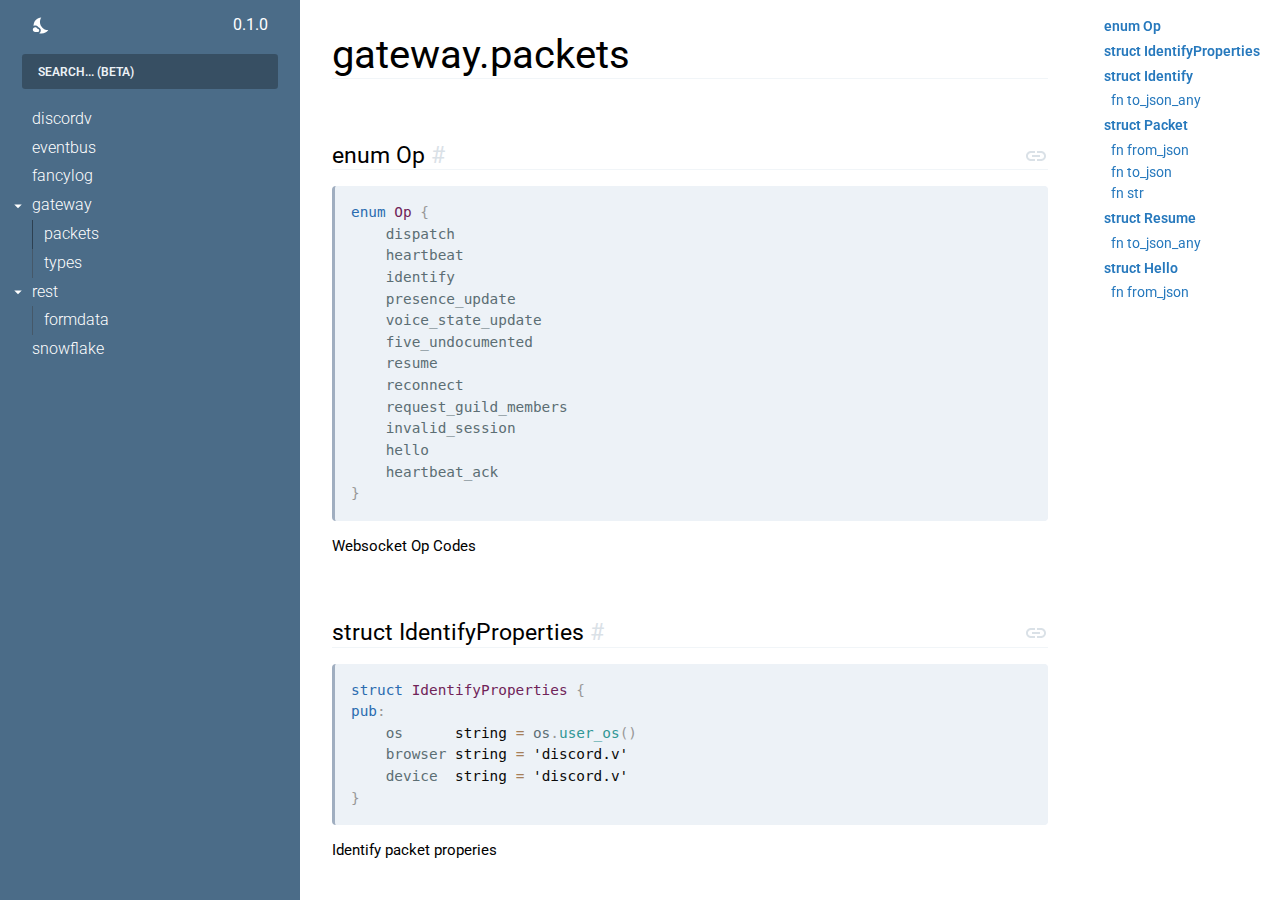
<file: gateway.packets.html>
<!DOCTYPE html>
<html lang="en">
	<head>
		<meta charset="UTF-8">
		<meta http-equiv="x-ua-compatible" content="IE=edge" />
		<meta name="viewport" content="width=device-width, initial-scale=1.0">
		<title>gateway.packets | vdoc</title>
		<link rel="preconnect" href="https://fonts.gstatic.com">
		<link href="https://fonts.googleapis.com/css2?family=Roboto:wght@400;500;700&display=swap" rel="stylesheet">
		<link href="https://fonts.googleapis.com/css2?family=Work+Sans:wght@400;500;600&display=swap" rel="stylesheet">
		<link rel="apple-touch-icon" sizes="180x180" href="apple-touch-icon.png">
		<link rel="icon" type="image/png" sizes="32x32" href="favicon-32x32.png">
		<link rel="icon" type="image/png" sizes="16x16" href="favicon-16x16.png">
		<link rel="manifest" href="site.webmanifest">
		<link rel="mask-icon" href="safari-pinned-tab.svg" color="#5bbad5">
		<meta name="msapplication-TileColor" content="#da532c">
		<meta name="theme-color" content="#ffffff">
		
		<link rel="stylesheet" href="doc.css" />
		<link rel="stylesheet" href="normalize.css" />
		<script src="dark-mode.js"></script>
	</head>
	<body>
		<div id="page">
			<header class="doc-nav hidden">
				<div class="heading-container">
					<div class="heading">
						<input type="text" id="search" placeholder="Search... (beta)" autocomplete="off">
						<div class="module"></div>
						<div class="toggle-version-container">
							<span>0.1.0</span>
							<div id="dark-mode-toggle" role="switch" aria-checked="false" aria-label="Toggle dark mode"><svg xmlns="http://www.w3.org/2000/svg" class="light-icon" height="24" viewBox="0 0 24 24" width="24"><path d="M0 0h24v24H0z" fill="none"/><path d="M6.76 4.84l-1.8-1.79-1.41 1.41 1.79 1.79 1.42-1.41zM4 10.5H1v2h3v-2zm9-9.95h-2V3.5h2V.55zm7.45 3.91l-1.41-1.41-1.79 1.79 1.41 1.41 1.79-1.79zm-3.21 13.7l1.79 1.8 1.41-1.41-1.8-1.79-1.4 1.4zM20 10.5v2h3v-2h-3zm-8-5c-3.31 0-6 2.69-6 6s2.69 6 6 6 6-2.69 6-6-2.69-6-6-6zm-1 16.95h2V19.5h-2v2.95zm-7.45-3.91l1.41 1.41 1.79-1.8-1.41-1.41-1.79 1.8z"/></svg><svg xmlns="http://www.w3.org/2000/svg" class="dark-icon" enable-background="new 0 0 24 24" height="24" viewBox="0 0 24 24" width="24"><g><rect fill="none" height="24" width="24"/></g><g><g><g><path d="M11.1,12.08C8.77,7.57,10.6,3.6,11.63,2.01C6.27,2.2,1.98,6.59,1.98,12c0,0.14,0.02,0.28,0.02,0.42 C2.62,12.15,3.29,12,4,12c1.66,0,3.18,0.83,4.1,2.15C9.77,14.63,11,16.17,11,18c0,1.52-0.87,2.83-2.12,3.51 c0.98,0.32,2.03,0.5,3.11,0.5c3.5,0,6.58-1.8,8.37-4.52C18,17.72,13.38,16.52,11.1,12.08z"/></g><path d="M7,16l-0.18,0C6.4,14.84,5.3,14,4,14c-1.66,0-3,1.34-3,3s1.34,3,3,3c0.62,0,2.49,0,3,0c1.1,0,2-0.9,2-2 C9,16.9,8.1,16,7,16z"/></g></g></svg></div>
						</div>
						<svg xmlns="http://www.w3.org/2000/svg" id="toggle-menu" height="24" viewBox="0 0 24 24" width="24"><path d="M0 0h24v24H0z" fill="none"/><path d="M3 18h18v-2H3v2zm0-5h18v-2H3v2zm0-7v2h18V6H3z"/></svg>
					</div>
				</div>
				<nav class="search"></nav>
				<nav class="content hidden">
					<ul>
						<li class="open"><div class="menu-row"><a href="./discordv.html">discordv</a></div></li><li class="open"><div class="menu-row"><a href="./eventbus.html">eventbus</a></div></li><li class="open"><div class="menu-row"><a href="./fancylog.html">fancylog</a></div></li><li class="open"><div class="menu-row"><svg xmlns="http://www.w3.org/2000/svg" class="dropdown-arrow" height="24" viewBox="0 0 24 24" width="24"><path d="M0 0h24v24H0z" fill="none"/><path d="M7 10l5 5 5-5z"/></svg><a href="./gateway.html">gateway</a></div><ul><li class="active"><a href="./gateway.packets.html">packets</a></li><li><a href="./gateway.types.html">types</a></li></ul></li><li class="open"><div class="menu-row"><svg xmlns="http://www.w3.org/2000/svg" class="dropdown-arrow" height="24" viewBox="0 0 24 24" width="24"><path d="M0 0h24v24H0z" fill="none"/><path d="M7 10l5 5 5-5z"/></svg><a href="./rest.html">rest</a></div><ul><li><a href="./rest.formdata.html">formdata</a></li></ul></li><li class="open"><div class="menu-row"><a href="./snowflake.html">snowflake</a></div></li>
					</ul>
				</nav>
			</header>
			<div class="doc-scrollview">
				<div class="doc-container">
					<div class="doc-content">
						<section id="gateway.packets" class="doc-node">
							<div class="title"><h1> gateway.packets</h1></div>
							
						</section>

						<section id="Op" class="doc-node">
							<div class="title"><h2>enum Op <a href="#Op">#</a></h2><a class="link" rel="noreferrer" target="_blank" href="https://github.com/terisback/discord.v/blob/master/C:%5CDev%5Cdiscordv%5Cgateway%5Cpackets%5Cop.v#L4"><svg xmlns="http://www.w3.org/2000/svg" height="24" viewBox="0 0 24 24" width="24"><path d="M0 0h24v24H0z" fill="none"/><path d="M3.9 12c0-1.71 1.39-3.1 3.1-3.1h4V7H7c-2.76 0-5 2.24-5 5s2.24 5 5 5h4v-1.9H7c-1.71 0-3.1-1.39-3.1-3.1zM8 13h8v-2H8v2zm9-6h-4v1.9h4c1.71 0 3.1 1.39 3.1 3.1s-1.39 3.1-3.1 3.1h-4V17h4c2.76 0 5-2.24 5-5s-2.24-5-5-5z"/></svg></a></div><pre class="signature"><code><span class="token keyword">enum</span> <span class="token symbol">Op</span> <span class="token punctuation">{</span>
	dispatch
	heartbeat
	identify
	presence_update
	voice_state_update
	five_undocumented
	resume
	reconnect
	request_guild_members
	invalid_session
	hello
	heartbeat_ack
<span class="token punctuation">}</span></code></pre>

							<p>Websocket Op Codes</p>
						</section>
						<section id="IdentifyProperties" class="doc-node">
							<div class="title"><h2>struct IdentifyProperties <a href="#IdentifyProperties">#</a></h2><a class="link" rel="noreferrer" target="_blank" href="https://github.com/terisback/discord.v/blob/master/C:%5CDev%5Cdiscordv%5Cgateway%5Cpackets%5Cidentify.v#L17"><svg xmlns="http://www.w3.org/2000/svg" height="24" viewBox="0 0 24 24" width="24"><path d="M0 0h24v24H0z" fill="none"/><path d="M3.9 12c0-1.71 1.39-3.1 3.1-3.1h4V7H7c-2.76 0-5 2.24-5 5s2.24 5 5 5h4v-1.9H7c-1.71 0-3.1-1.39-3.1-3.1zM8 13h8v-2H8v2zm9-6h-4v1.9h4c1.71 0 3.1 1.39 3.1 3.1s-1.39 3.1-3.1 3.1h-4V17h4c2.76 0 5-2.24 5-5s-2.24-5-5-5z"/></svg></a></div><pre class="signature"><code><span class="token keyword">struct</span> <span class="token symbol">IdentifyProperties</span> <span class="token punctuation">{</span>
<span class="token keyword">pub</span><span class="token punctuation">:</span>
	os      <span class="token builtin">string</span> <span class="token operator">=</span> os<span class="token punctuation">.</span><span class="token function">user_os</span><span class="token punctuation">(</span><span class="token punctuation">)</span>
	browser <span class="token builtin">string</span> <span class="token operator">=</span> <span class="token string">'discord.v'</span>
	device  <span class="token builtin">string</span> <span class="token operator">=</span> <span class="token string">'discord.v'</span>
<span class="token punctuation">}</span></code></pre>

							<p>Identify packet properies</p>
						</section>
						<section id="Identify" class="doc-node">
							<div class="title"><h2>struct Identify <a href="#Identify">#</a></h2><a class="link" rel="noreferrer" target="_blank" href="https://github.com/terisback/discord.v/blob/master/C:%5CDev%5Cdiscordv%5Cgateway%5Cpackets%5Cidentify.v#L8"><svg xmlns="http://www.w3.org/2000/svg" height="24" viewBox="0 0 24 24" width="24"><path d="M0 0h24v24H0z" fill="none"/><path d="M3.9 12c0-1.71 1.39-3.1 3.1-3.1h4V7H7c-2.76 0-5 2.24-5 5s2.24 5 5 5h4v-1.9H7c-1.71 0-3.1-1.39-3.1-3.1zM8 13h8v-2H8v2zm9-6h-4v1.9h4c1.71 0 3.1 1.39 3.1 3.1s-1.39 3.1-3.1 3.1h-4V17h4c2.76 0 5-2.24 5-5s-2.24-5-5-5z"/></svg></a></div><pre class="signature"><code><span class="token keyword">struct</span> <span class="token symbol">Identify</span> <span class="token punctuation">{</span>
<span class="token keyword">pub</span><span class="token punctuation">:</span>
	token      <span class="token builtin">string</span>
	properties IdentifyProperties <span class="token operator">=</span> <span class="token symbol">IdentifyProperties</span><span class="token punctuation">{</span><span class="token punctuation">}</span>
	intents    types<span class="token punctuation">.</span>Intent
	shard      <span class="token punctuation">[</span><span class="token punctuation">]</span><span class="token builtin">int</span>
<span class="token punctuation">}</span></code></pre>

							<p>Websocket Identify packet data</p>
						</section>
						<section id="Identify.to_json_any" class="doc-node">
							<div class="title"><h2>fn (Identify) to_json_any <a href="#Identify.to_json_any">#</a></h2><a class="link" rel="noreferrer" target="_blank" href="https://github.com/terisback/discord.v/blob/master/C:%5CDev%5Cdiscordv%5Cgateway%5Cpackets%5Cidentify.v#L24"><svg xmlns="http://www.w3.org/2000/svg" height="24" viewBox="0 0 24 24" width="24"><path d="M0 0h24v24H0z" fill="none"/><path d="M3.9 12c0-1.71 1.39-3.1 3.1-3.1h4V7H7c-2.76 0-5 2.24-5 5s2.24 5 5 5h4v-1.9H7c-1.71 0-3.1-1.39-3.1-3.1zM8 13h8v-2H8v2zm9-6h-4v1.9h4c1.71 0 3.1 1.39 3.1 3.1s-1.39 3.1-3.1 3.1h-4V17h4c2.76 0 5-2.24 5-5s-2.24-5-5-5z"/></svg></a></div><pre class="signature"><code><span class="token keyword">fn</span> <span class="token punctuation">(</span>d Identify<span class="token punctuation">)</span> <span class="token function">to_json_any</span><span class="token punctuation">(</span><span class="token punctuation">)</span> json<span class="token punctuation">.</span>Any</code></pre>

							
						</section>
						<section id="Packet" class="doc-node">
							<div class="title"><h2>struct Packet <a href="#Packet">#</a></h2><a class="link" rel="noreferrer" target="_blank" href="https://github.com/terisback/discord.v/blob/master/C:%5CDev%5Cdiscordv%5Cgateway%5Cpackets%5Cpacket.v#L6"><svg xmlns="http://www.w3.org/2000/svg" height="24" viewBox="0 0 24 24" width="24"><path d="M0 0h24v24H0z" fill="none"/><path d="M3.9 12c0-1.71 1.39-3.1 3.1-3.1h4V7H7c-2.76 0-5 2.24-5 5s2.24 5 5 5h4v-1.9H7c-1.71 0-3.1-1.39-3.1-3.1zM8 13h8v-2H8v2zm9-6h-4v1.9h4c1.71 0 3.1 1.39 3.1 3.1s-1.39 3.1-3.1 3.1h-4V17h4c2.76 0 5-2.24 5-5s-2.24-5-5-5z"/></svg></a></div><pre class="signature"><code><span class="token keyword">struct</span> <span class="token symbol">Packet</span> <span class="token punctuation">{</span>
<span class="token keyword">pub</span> <span class="token keyword">mut</span><span class="token punctuation">:</span>
	op       Op
	sequence <span class="token builtin">int</span>
	event    <span class="token builtin">string</span>
	data     json<span class="token punctuation">.</span>Any
<span class="token punctuation">}</span></code></pre>

							<p>Websocket Packet</p>
						</section>
						<section id="Packet.from_json" class="doc-node">
							<div class="title"><h2>fn (Packet) from_json <a href="#Packet.from_json">#</a></h2><a class="link" rel="noreferrer" target="_blank" href="https://github.com/terisback/discord.v/blob/master/C:%5CDev%5Cdiscordv%5Cgateway%5Cpackets%5Cpacket.v#L14"><svg xmlns="http://www.w3.org/2000/svg" height="24" viewBox="0 0 24 24" width="24"><path d="M0 0h24v24H0z" fill="none"/><path d="M3.9 12c0-1.71 1.39-3.1 3.1-3.1h4V7H7c-2.76 0-5 2.24-5 5s2.24 5 5 5h4v-1.9H7c-1.71 0-3.1-1.39-3.1-3.1zM8 13h8v-2H8v2zm9-6h-4v1.9h4c1.71 0 3.1 1.39 3.1 3.1s-1.39 3.1-3.1 3.1h-4V17h4c2.76 0 5-2.24 5-5s-2.24-5-5-5z"/></svg></a></div><pre class="signature"><code><span class="token keyword">fn</span> <span class="token punctuation">(</span><span class="token keyword">mut</span> p Packet<span class="token punctuation">)</span> <span class="token function">from_json</span><span class="token punctuation">(</span>f json<span class="token punctuation">.</span>Any<span class="token punctuation">)</span></code></pre>

							
						</section>
						<section id="Packet.to_json" class="doc-node">
							<div class="title"><h2>fn (Packet) to_json <a href="#Packet.to_json">#</a></h2><a class="link" rel="noreferrer" target="_blank" href="https://github.com/terisback/discord.v/blob/master/C:%5CDev%5Cdiscordv%5Cgateway%5Cpackets%5Cpacket.v#L27"><svg xmlns="http://www.w3.org/2000/svg" height="24" viewBox="0 0 24 24" width="24"><path d="M0 0h24v24H0z" fill="none"/><path d="M3.9 12c0-1.71 1.39-3.1 3.1-3.1h4V7H7c-2.76 0-5 2.24-5 5s2.24 5 5 5h4v-1.9H7c-1.71 0-3.1-1.39-3.1-3.1zM8 13h8v-2H8v2zm9-6h-4v1.9h4c1.71 0 3.1 1.39 3.1 3.1s-1.39 3.1-3.1 3.1h-4V17h4c2.76 0 5-2.24 5-5s-2.24-5-5-5z"/></svg></a></div><pre class="signature"><code><span class="token keyword">fn</span> <span class="token punctuation">(</span>p Packet<span class="token punctuation">)</span> <span class="token function">to_json</span><span class="token punctuation">(</span><span class="token punctuation">)</span> <span class="token builtin">string</span></code></pre>

							
						</section>
						<section id="Packet.str" class="doc-node">
							<div class="title"><h2>fn (Packet) str <a href="#Packet.str">#</a></h2><a class="link" rel="noreferrer" target="_blank" href="https://github.com/terisback/discord.v/blob/master/C:%5CDev%5Cdiscordv%5Cgateway%5Cpackets%5Cpacket.v#L36"><svg xmlns="http://www.w3.org/2000/svg" height="24" viewBox="0 0 24 24" width="24"><path d="M0 0h24v24H0z" fill="none"/><path d="M3.9 12c0-1.71 1.39-3.1 3.1-3.1h4V7H7c-2.76 0-5 2.24-5 5s2.24 5 5 5h4v-1.9H7c-1.71 0-3.1-1.39-3.1-3.1zM8 13h8v-2H8v2zm9-6h-4v1.9h4c1.71 0 3.1 1.39 3.1 3.1s-1.39 3.1-3.1 3.1h-4V17h4c2.76 0 5-2.24 5-5s-2.24-5-5-5z"/></svg></a></div><pre class="signature"><code><span class="token keyword">fn</span> <span class="token punctuation">(</span>p Packet<span class="token punctuation">)</span> <span class="token function">str</span><span class="token punctuation">(</span><span class="token punctuation">)</span> <span class="token builtin">string</span></code></pre>

							
						</section>
						<section id="Resume" class="doc-node">
							<div class="title"><h2>struct Resume <a href="#Resume">#</a></h2><a class="link" rel="noreferrer" target="_blank" href="https://github.com/terisback/discord.v/blob/master/C:%5CDev%5Cdiscordv%5Cgateway%5Cpackets%5Cresume.v#L6"><svg xmlns="http://www.w3.org/2000/svg" height="24" viewBox="0 0 24 24" width="24"><path d="M0 0h24v24H0z" fill="none"/><path d="M3.9 12c0-1.71 1.39-3.1 3.1-3.1h4V7H7c-2.76 0-5 2.24-5 5s2.24 5 5 5h4v-1.9H7c-1.71 0-3.1-1.39-3.1-3.1zM8 13h8v-2H8v2zm9-6h-4v1.9h4c1.71 0 3.1 1.39 3.1 3.1s-1.39 3.1-3.1 3.1h-4V17h4c2.76 0 5-2.24 5-5s-2.24-5-5-5z"/></svg></a></div><pre class="signature"><code><span class="token keyword">struct</span> <span class="token symbol">Resume</span> <span class="token punctuation">{</span>
<span class="token keyword">pub</span><span class="token punctuation">:</span>
	token      <span class="token builtin">string</span>
	session_id <span class="token builtin">string</span>
	sequence   <span class="token builtin">int</span>
<span class="token punctuation">}</span></code></pre>

							<p>Websocket Resume packet data</p>
						</section>
						<section id="Resume.to_json_any" class="doc-node">
							<div class="title"><h2>fn (Resume) to_json_any <a href="#Resume.to_json_any">#</a></h2><a class="link" rel="noreferrer" target="_blank" href="https://github.com/terisback/discord.v/blob/master/C:%5CDev%5Cdiscordv%5Cgateway%5Cpackets%5Cresume.v#L13"><svg xmlns="http://www.w3.org/2000/svg" height="24" viewBox="0 0 24 24" width="24"><path d="M0 0h24v24H0z" fill="none"/><path d="M3.9 12c0-1.71 1.39-3.1 3.1-3.1h4V7H7c-2.76 0-5 2.24-5 5s2.24 5 5 5h4v-1.9H7c-1.71 0-3.1-1.39-3.1-3.1zM8 13h8v-2H8v2zm9-6h-4v1.9h4c1.71 0 3.1 1.39 3.1 3.1s-1.39 3.1-3.1 3.1h-4V17h4c2.76 0 5-2.24 5-5s-2.24-5-5-5z"/></svg></a></div><pre class="signature"><code><span class="token keyword">fn</span> <span class="token punctuation">(</span>d Resume<span class="token punctuation">)</span> <span class="token function">to_json_any</span><span class="token punctuation">(</span><span class="token punctuation">)</span> json<span class="token punctuation">.</span>Any</code></pre>

							
						</section>
						<section id="Hello" class="doc-node">
							<div class="title"><h2>struct Hello <a href="#Hello">#</a></h2><a class="link" rel="noreferrer" target="_blank" href="https://github.com/terisback/discord.v/blob/master/C:%5CDev%5Cdiscordv%5Cgateway%5Cpackets%5Chello.v#L6"><svg xmlns="http://www.w3.org/2000/svg" height="24" viewBox="0 0 24 24" width="24"><path d="M0 0h24v24H0z" fill="none"/><path d="M3.9 12c0-1.71 1.39-3.1 3.1-3.1h4V7H7c-2.76 0-5 2.24-5 5s2.24 5 5 5h4v-1.9H7c-1.71 0-3.1-1.39-3.1-3.1zM8 13h8v-2H8v2zm9-6h-4v1.9h4c1.71 0 3.1 1.39 3.1 3.1s-1.39 3.1-3.1 3.1h-4V17h4c2.76 0 5-2.24 5-5s-2.24-5-5-5z"/></svg></a></div><pre class="signature"><code><span class="token keyword">struct</span> <span class="token symbol">Hello</span> <span class="token punctuation">{</span>
<span class="token keyword">pub</span> <span class="token keyword">mut</span><span class="token punctuation">:</span>
	heartbeat_interval <span class="token builtin">u64</span>
<span class="token punctuation">}</span></code></pre>

							<p>Websocket Hello packet data</p>
						</section>
						<section id="Hello.from_json" class="doc-node">
							<div class="title"><h2>fn (Hello) from_json <a href="#Hello.from_json">#</a></h2><a class="link" rel="noreferrer" target="_blank" href="https://github.com/terisback/discord.v/blob/master/C:%5CDev%5Cdiscordv%5Cgateway%5Cpackets%5Chello.v#L11"><svg xmlns="http://www.w3.org/2000/svg" height="24" viewBox="0 0 24 24" width="24"><path d="M0 0h24v24H0z" fill="none"/><path d="M3.9 12c0-1.71 1.39-3.1 3.1-3.1h4V7H7c-2.76 0-5 2.24-5 5s2.24 5 5 5h4v-1.9H7c-1.71 0-3.1-1.39-3.1-3.1zM8 13h8v-2H8v2zm9-6h-4v1.9h4c1.71 0 3.1 1.39 3.1 3.1s-1.39 3.1-3.1 3.1h-4V17h4c2.76 0 5-2.24 5-5s-2.24-5-5-5z"/></svg></a></div><pre class="signature"><code><span class="token keyword">fn</span> <span class="token punctuation">(</span><span class="token keyword">mut</span> p Hello<span class="token punctuation">)</span> <span class="token function">from_json</span><span class="token punctuation">(</span>f json<span class="token punctuation">.</span>Any<span class="token punctuation">)</span></code></pre>

							
						</section>

						<div class="footer">
							Powered by vdoc. Generated on: 4 Jan 2021 08:14:50
						</div>
					</div>
					<div class="doc-toc"><ul><li class="open"><a href="#Op">enum Op</a>        <ul>
</ul>
</li>
<li class="open"><a href="#IdentifyProperties">struct IdentifyProperties</a>        <ul>
</ul>
</li>
<li class="open"><a href="#Identify">struct Identify</a>        <ul>
<li><a href="#Identify.to_json_any">fn to_json_any</a></li>
</ul>
</li>
<li class="open"><a href="#Packet">struct Packet</a>        <ul>
<li><a href="#Packet.from_json">fn from_json</a></li>
<li><a href="#Packet.to_json">fn to_json</a></li>
<li><a href="#Packet.str">fn str</a></li>
</ul>
</li>
<li class="open"><a href="#Resume">struct Resume</a>        <ul>
<li><a href="#Resume.to_json_any">fn to_json_any</a></li>
</ul>
</li>
<li class="open"><a href="#Hello">struct Hello</a>        <ul>
<li><a href="#Hello.from_json">fn from_json</a></li>
</ul>
</li>
</ul></div>
				</div>
			</div>
		</div>
		<script src="doc.js"></script>
		<script async src="search_index.js" type="text/javascript"></script>
	</body>
</html>
</file>
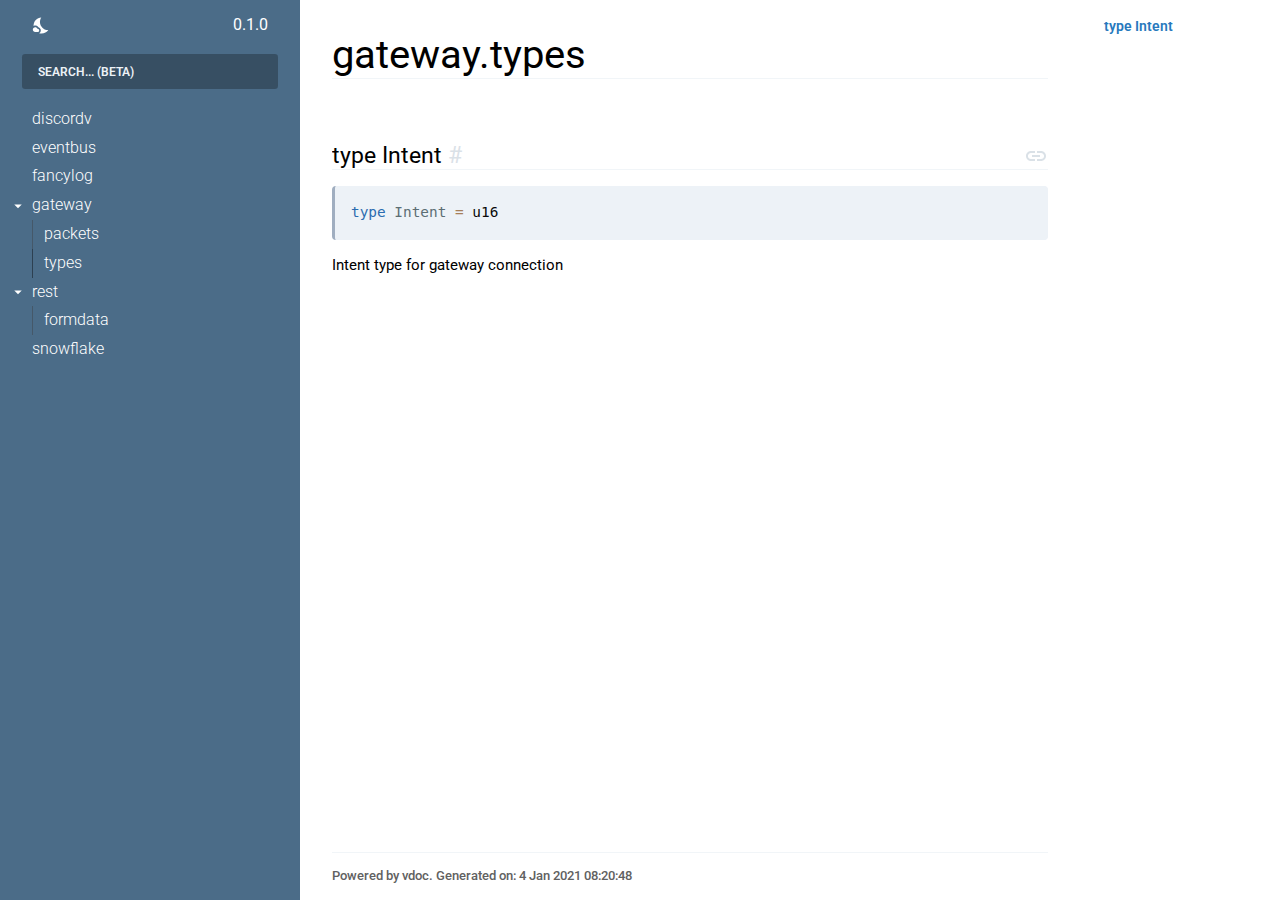
<file: gateway.types.html>
<!DOCTYPE html>
<html lang="en">
	<head>
		<meta charset="UTF-8">
		<meta http-equiv="x-ua-compatible" content="IE=edge" />
		<meta name="viewport" content="width=device-width, initial-scale=1.0">
		<title>gateway.types | vdoc</title>
		<link rel="preconnect" href="https://fonts.gstatic.com">
		<link href="https://fonts.googleapis.com/css2?family=Roboto:wght@400;500;700&display=swap" rel="stylesheet">
		<link href="https://fonts.googleapis.com/css2?family=Work+Sans:wght@400;500;600&display=swap" rel="stylesheet">
		<link rel="apple-touch-icon" sizes="180x180" href="apple-touch-icon.png">
		<link rel="icon" type="image/png" sizes="32x32" href="favicon-32x32.png">
		<link rel="icon" type="image/png" sizes="16x16" href="favicon-16x16.png">
		<link rel="manifest" href="site.webmanifest">
		<link rel="mask-icon" href="safari-pinned-tab.svg" color="#5bbad5">
		<meta name="msapplication-TileColor" content="#da532c">
		<meta name="theme-color" content="#ffffff">
		
		<link rel="stylesheet" href="doc.css" />
		<link rel="stylesheet" href="normalize.css" />
		<script src="dark-mode.js"></script>
	</head>
	<body>
		<div id="page">
			<header class="doc-nav hidden">
				<div class="heading-container">
					<div class="heading">
						<input type="text" id="search" placeholder="Search... (beta)" autocomplete="off">
						<div class="module"></div>
						<div class="toggle-version-container">
							<span>0.1.0</span>
							<div id="dark-mode-toggle" role="switch" aria-checked="false" aria-label="Toggle dark mode"><svg xmlns="http://www.w3.org/2000/svg" class="light-icon" height="24" viewBox="0 0 24 24" width="24"><path d="M0 0h24v24H0z" fill="none"/><path d="M6.76 4.84l-1.8-1.79-1.41 1.41 1.79 1.79 1.42-1.41zM4 10.5H1v2h3v-2zm9-9.95h-2V3.5h2V.55zm7.45 3.91l-1.41-1.41-1.79 1.79 1.41 1.41 1.79-1.79zm-3.21 13.7l1.79 1.8 1.41-1.41-1.8-1.79-1.4 1.4zM20 10.5v2h3v-2h-3zm-8-5c-3.31 0-6 2.69-6 6s2.69 6 6 6 6-2.69 6-6-2.69-6-6-6zm-1 16.95h2V19.5h-2v2.95zm-7.45-3.91l1.41 1.41 1.79-1.8-1.41-1.41-1.79 1.8z"/></svg><svg xmlns="http://www.w3.org/2000/svg" class="dark-icon" enable-background="new 0 0 24 24" height="24" viewBox="0 0 24 24" width="24"><g><rect fill="none" height="24" width="24"/></g><g><g><g><path d="M11.1,12.08C8.77,7.57,10.6,3.6,11.63,2.01C6.27,2.2,1.98,6.59,1.98,12c0,0.14,0.02,0.28,0.02,0.42 C2.62,12.15,3.29,12,4,12c1.66,0,3.18,0.83,4.1,2.15C9.77,14.63,11,16.17,11,18c0,1.52-0.87,2.83-2.12,3.51 c0.98,0.32,2.03,0.5,3.11,0.5c3.5,0,6.58-1.8,8.37-4.52C18,17.72,13.38,16.52,11.1,12.08z"/></g><path d="M7,16l-0.18,0C6.4,14.84,5.3,14,4,14c-1.66,0-3,1.34-3,3s1.34,3,3,3c0.62,0,2.49,0,3,0c1.1,0,2-0.9,2-2 C9,16.9,8.1,16,7,16z"/></g></g></svg></div>
						</div>
						<svg xmlns="http://www.w3.org/2000/svg" id="toggle-menu" height="24" viewBox="0 0 24 24" width="24"><path d="M0 0h24v24H0z" fill="none"/><path d="M3 18h18v-2H3v2zm0-5h18v-2H3v2zm0-7v2h18V6H3z"/></svg>
					</div>
				</div>
				<nav class="search"></nav>
				<nav class="content hidden">
					<ul>
						<li class="open"><div class="menu-row"><a href="./discordv.html">discordv</a></div></li><li class="open"><div class="menu-row"><a href="./eventbus.html">eventbus</a></div></li><li class="open"><div class="menu-row"><a href="./fancylog.html">fancylog</a></div></li><li class="open"><div class="menu-row"><svg xmlns="http://www.w3.org/2000/svg" class="dropdown-arrow" height="24" viewBox="0 0 24 24" width="24"><path d="M0 0h24v24H0z" fill="none"/><path d="M7 10l5 5 5-5z"/></svg><a href="./gateway.html">gateway</a></div><ul><li><a href="./gateway.packets.html">packets</a></li><li class="active"><a href="./gateway.types.html">types</a></li></ul></li><li class="open"><div class="menu-row"><svg xmlns="http://www.w3.org/2000/svg" class="dropdown-arrow" height="24" viewBox="0 0 24 24" width="24"><path d="M0 0h24v24H0z" fill="none"/><path d="M7 10l5 5 5-5z"/></svg><a href="./rest.html">rest</a></div><ul><li><a href="./rest.formdata.html">formdata</a></li></ul></li><li class="open"><div class="menu-row"><a href="./snowflake.html">snowflake</a></div></li>
					</ul>
				</nav>
			</header>
			<div class="doc-scrollview">
				<div class="doc-container">
					<div class="doc-content">
						<section id="gateway.types" class="doc-node">
							<div class="title"><h1> gateway.types</h1></div>
</section>

						<section id="Intent" class="doc-node">
							<div class="title"><h2>type Intent <a href="#Intent">#</a></h2><a class="link" rel="noreferrer" target="_blank" href="https://github.com/terisback/discord.v/blob/master/C:%5CDev%5Cdiscordv%5Cgateway%5Ctypes%5Cintent.v#L4"><svg xmlns="http://www.w3.org/2000/svg" height="24" viewBox="0 0 24 24" width="24"><path d="M0 0h24v24H0z" fill="none"/><path d="M3.9 12c0-1.71 1.39-3.1 3.1-3.1h4V7H7c-2.76 0-5 2.24-5 5s2.24 5 5 5h4v-1.9H7c-1.71 0-3.1-1.39-3.1-3.1zM8 13h8v-2H8v2zm9-6h-4v1.9h4c1.71 0 3.1 1.39 3.1 3.1s-1.39 3.1-3.1 3.1h-4V17h4c2.76 0 5-2.24 5-5s-2.24-5-5-5z"/></svg></a></div><pre class="signature"><code><span class="token keyword">type</span> Intent <span class="token operator">=</span> <span class="token builtin">u16</span></code></pre>
<p>Intent type for gateway connection</p>
</section>

						<div class="footer">
							Powered by vdoc. Generated on: 4 Jan 2021 08:20:48
						</div>
					</div>
					<div class="doc-toc"><ul><li class="open"><a href="#Intent">type Intent</a>        <ul>
</ul>
</li>
</ul></div>
				</div>
			</div>
		</div>
		<script src="doc.js"></script>
		<script async src="search_index.js" type="text/javascript"></script>
	</body>
</html>
</file>
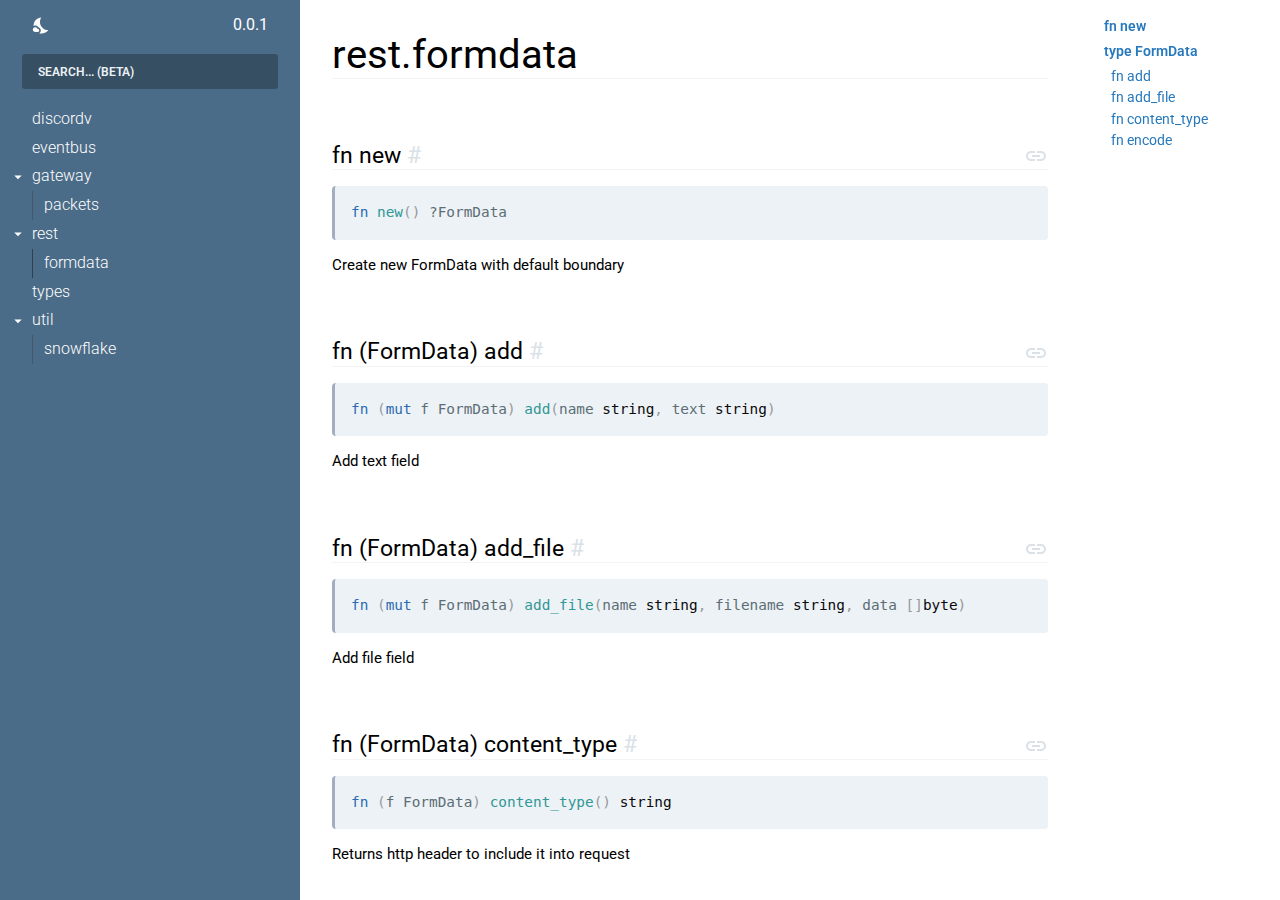
<file: rest.formdata.html>
<!DOCTYPE html>
<html lang="en">
	<head>
		<meta charset="UTF-8">
		<meta http-equiv="x-ua-compatible" content="IE=edge" />
		<meta name="viewport" content="width=device-width, initial-scale=1.0">
		<title>rest.formdata | vdoc</title>
		<link rel="preconnect" href="https://fonts.gstatic.com">
		<link href="https://fonts.googleapis.com/css2?family=Roboto:wght@400;500;700&display=swap" rel="stylesheet">
		<link href="https://fonts.googleapis.com/css2?family=Work+Sans:wght@400;500;600&display=swap" rel="stylesheet">
		<link rel="apple-touch-icon" sizes="180x180" href="apple-touch-icon.png">
		<link rel="icon" type="image/png" sizes="32x32" href="favicon-32x32.png">
		<link rel="icon" type="image/png" sizes="16x16" href="favicon-16x16.png">
		<link rel="manifest" href="site.webmanifest">
		<link rel="mask-icon" href="safari-pinned-tab.svg" color="#5bbad5">
		<meta name="msapplication-TileColor" content="#da532c">
		<meta name="theme-color" content="#ffffff">
		
		<link rel="stylesheet" href="doc.css" />
		<link rel="stylesheet" href="normalize.css" />
		<script src="dark-mode.js"></script>
	</head>
	<body>
		<div id="page">
			<header class="doc-nav hidden">
				<div class="heading-container">
					<div class="heading">
						<input type="text" id="search" placeholder="Search... (beta)" autocomplete="off">
						<div class="module"></div>
						<div class="toggle-version-container">
							<span>0.0.1</span>
							<div id="dark-mode-toggle" role="switch" aria-checked="false" aria-label="Toggle dark mode"><svg xmlns="http://www.w3.org/2000/svg" class="light-icon" height="24" viewBox="0 0 24 24" width="24"><path d="M0 0h24v24H0z" fill="none"/><path d="M6.76 4.84l-1.8-1.79-1.41 1.41 1.79 1.79 1.42-1.41zM4 10.5H1v2h3v-2zm9-9.95h-2V3.5h2V.55zm7.45 3.91l-1.41-1.41-1.79 1.79 1.41 1.41 1.79-1.79zm-3.21 13.7l1.79 1.8 1.41-1.41-1.8-1.79-1.4 1.4zM20 10.5v2h3v-2h-3zm-8-5c-3.31 0-6 2.69-6 6s2.69 6 6 6 6-2.69 6-6-2.69-6-6-6zm-1 16.95h2V19.5h-2v2.95zm-7.45-3.91l1.41 1.41 1.79-1.8-1.41-1.41-1.79 1.8z"/></svg><svg xmlns="http://www.w3.org/2000/svg" class="dark-icon" enable-background="new 0 0 24 24" height="24" viewBox="0 0 24 24" width="24"><g><rect fill="none" height="24" width="24"/></g><g><g><g><path d="M11.1,12.08C8.77,7.57,10.6,3.6,11.63,2.01C6.27,2.2,1.98,6.59,1.98,12c0,0.14,0.02,0.28,0.02,0.42 C2.62,12.15,3.29,12,4,12c1.66,0,3.18,0.83,4.1,2.15C9.77,14.63,11,16.17,11,18c0,1.52-0.87,2.83-2.12,3.51 c0.98,0.32,2.03,0.5,3.11,0.5c3.5,0,6.58-1.8,8.37-4.52C18,17.72,13.38,16.52,11.1,12.08z"/></g><path d="M7,16l-0.18,0C6.4,14.84,5.3,14,4,14c-1.66,0-3,1.34-3,3s1.34,3,3,3c0.62,0,2.49,0,3,0c1.1,0,2-0.9,2-2 C9,16.9,8.1,16,7,16z"/></g></g></svg></div>
						</div>
						<svg xmlns="http://www.w3.org/2000/svg" id="toggle-menu" height="24" viewBox="0 0 24 24" width="24"><path d="M0 0h24v24H0z" fill="none"/><path d="M3 18h18v-2H3v2zm0-5h18v-2H3v2zm0-7v2h18V6H3z"/></svg>
					</div>
				</div>
				<nav class="search"></nav>
				<nav class="content hidden">
					<ul>
						<li class="open"><div class="menu-row"><a href="./discordv.html">discordv</a></div></li><li class="open"><div class="menu-row"><a href="./eventbus.html">eventbus</a></div></li><li class="open"><div class="menu-row"><svg xmlns="http://www.w3.org/2000/svg" class="dropdown-arrow" height="24" viewBox="0 0 24 24" width="24"><path d="M0 0h24v24H0z" fill="none"/><path d="M7 10l5 5 5-5z"/></svg><a href="./gateway.html">gateway</a></div><ul><li><a href="./gateway.packets.html">packets</a></li></ul></li><li class="open"><div class="menu-row"><svg xmlns="http://www.w3.org/2000/svg" class="dropdown-arrow" height="24" viewBox="0 0 24 24" width="24"><path d="M0 0h24v24H0z" fill="none"/><path d="M7 10l5 5 5-5z"/></svg><a href="./rest.html">rest</a></div><ul><li class="active"><a href="./rest.formdata.html">formdata</a></li></ul></li><li class="open"><div class="menu-row"><a href="./types.html">types</a></div></li><li class="open"><div class="menu-row"><svg xmlns="http://www.w3.org/2000/svg" class="dropdown-arrow" height="24" viewBox="0 0 24 24" width="24"><path d="M0 0h24v24H0z" fill="none"/><path d="M7 10l5 5 5-5z"/></svg><a href="./util.html">util</a></div><ul><li><a href="./util.snowflake.html">snowflake</a></li></ul></li>
					</ul>
				</nav>
			</header>
			<div class="doc-scrollview">
				<div class="doc-container">
					<div class="doc-content">
						<section id="rest.formdata" class="doc-node">
							<div class="title"><h1> rest.formdata</h1></div>
							
						</section>

						<section id="new" class="doc-node">
							<div class="title"><h2>fn new <a href="#new">#</a></h2><a class="link" rel="noreferrer" target="_blank" href="https://github.com/terisback/discord.v/blob/master/C:%5CDev%5Cdiscordv%5Crest%5Cformdata%5Cformdata.v#L46"><svg xmlns="http://www.w3.org/2000/svg" height="24" viewBox="0 0 24 24" width="24"><path d="M0 0h24v24H0z" fill="none"/><path d="M3.9 12c0-1.71 1.39-3.1 3.1-3.1h4V7H7c-2.76 0-5 2.24-5 5s2.24 5 5 5h4v-1.9H7c-1.71 0-3.1-1.39-3.1-3.1zM8 13h8v-2H8v2zm9-6h-4v1.9h4c1.71 0 3.1 1.39 3.1 3.1s-1.39 3.1-3.1 3.1h-4V17h4c2.76 0 5-2.24 5-5s-2.24-5-5-5z"/></svg></a></div><pre class="signature"><code><span class="token keyword">fn</span> <span class="token function">new</span><span class="token punctuation">(</span><span class="token punctuation">)</span> ?FormData</code></pre>

							<p>Create new FormData with default boundary</p>
						</section>
						<section id="FormData.add" class="doc-node">
							<div class="title"><h2>fn (FormData) add <a href="#FormData.add">#</a></h2><a class="link" rel="noreferrer" target="_blank" href="https://github.com/terisback/discord.v/blob/master/C:%5CDev%5Cdiscordv%5Crest%5Cformdata%5Cformdata.v#L54"><svg xmlns="http://www.w3.org/2000/svg" height="24" viewBox="0 0 24 24" width="24"><path d="M0 0h24v24H0z" fill="none"/><path d="M3.9 12c0-1.71 1.39-3.1 3.1-3.1h4V7H7c-2.76 0-5 2.24-5 5s2.24 5 5 5h4v-1.9H7c-1.71 0-3.1-1.39-3.1-3.1zM8 13h8v-2H8v2zm9-6h-4v1.9h4c1.71 0 3.1 1.39 3.1 3.1s-1.39 3.1-3.1 3.1h-4V17h4c2.76 0 5-2.24 5-5s-2.24-5-5-5z"/></svg></a></div><pre class="signature"><code><span class="token keyword">fn</span> <span class="token punctuation">(</span><span class="token keyword">mut</span> f FormData<span class="token punctuation">)</span> <span class="token function">add</span><span class="token punctuation">(</span>name <span class="token builtin">string</span><span class="token punctuation">,</span> text <span class="token builtin">string</span><span class="token punctuation">)</span></code></pre>

							<p>Add text field</p>
						</section>
						<section id="FormData.add_file" class="doc-node">
							<div class="title"><h2>fn (FormData) add_file <a href="#FormData.add_file">#</a></h2><a class="link" rel="noreferrer" target="_blank" href="https://github.com/terisback/discord.v/blob/master/C:%5CDev%5Cdiscordv%5Crest%5Cformdata%5Cformdata.v#L59"><svg xmlns="http://www.w3.org/2000/svg" height="24" viewBox="0 0 24 24" width="24"><path d="M0 0h24v24H0z" fill="none"/><path d="M3.9 12c0-1.71 1.39-3.1 3.1-3.1h4V7H7c-2.76 0-5 2.24-5 5s2.24 5 5 5h4v-1.9H7c-1.71 0-3.1-1.39-3.1-3.1zM8 13h8v-2H8v2zm9-6h-4v1.9h4c1.71 0 3.1 1.39 3.1 3.1s-1.39 3.1-3.1 3.1h-4V17h4c2.76 0 5-2.24 5-5s-2.24-5-5-5z"/></svg></a></div><pre class="signature"><code><span class="token keyword">fn</span> <span class="token punctuation">(</span><span class="token keyword">mut</span> f FormData<span class="token punctuation">)</span> <span class="token function">add_file</span><span class="token punctuation">(</span>name <span class="token builtin">string</span><span class="token punctuation">,</span> filename <span class="token builtin">string</span><span class="token punctuation">,</span> data <span class="token punctuation">[</span><span class="token punctuation">]</span><span class="token builtin">byte</span><span class="token punctuation">)</span></code></pre>

							<p>Add file field</p>
						</section>
						<section id="FormData.content_type" class="doc-node">
							<div class="title"><h2>fn (FormData) content_type <a href="#FormData.content_type">#</a></h2><a class="link" rel="noreferrer" target="_blank" href="https://github.com/terisback/discord.v/blob/master/C:%5CDev%5Cdiscordv%5Crest%5Cformdata%5Cformdata.v#L76"><svg xmlns="http://www.w3.org/2000/svg" height="24" viewBox="0 0 24 24" width="24"><path d="M0 0h24v24H0z" fill="none"/><path d="M3.9 12c0-1.71 1.39-3.1 3.1-3.1h4V7H7c-2.76 0-5 2.24-5 5s2.24 5 5 5h4v-1.9H7c-1.71 0-3.1-1.39-3.1-3.1zM8 13h8v-2H8v2zm9-6h-4v1.9h4c1.71 0 3.1 1.39 3.1 3.1s-1.39 3.1-3.1 3.1h-4V17h4c2.76 0 5-2.24 5-5s-2.24-5-5-5z"/></svg></a></div><pre class="signature"><code><span class="token keyword">fn</span> <span class="token punctuation">(</span>f FormData<span class="token punctuation">)</span> <span class="token function">content_type</span><span class="token punctuation">(</span><span class="token punctuation">)</span> <span class="token builtin">string</span></code></pre>

							<p>Returns http header to include it into request</p>
						</section>
						<section id="FormData.encode" class="doc-node">
							<div class="title"><h2>fn (FormData) encode <a href="#FormData.encode">#</a></h2><a class="link" rel="noreferrer" target="_blank" href="https://github.com/terisback/discord.v/blob/master/C:%5CDev%5Cdiscordv%5Crest%5Cformdata%5Cformdata.v#L81"><svg xmlns="http://www.w3.org/2000/svg" height="24" viewBox="0 0 24 24" width="24"><path d="M0 0h24v24H0z" fill="none"/><path d="M3.9 12c0-1.71 1.39-3.1 3.1-3.1h4V7H7c-2.76 0-5 2.24-5 5s2.24 5 5 5h4v-1.9H7c-1.71 0-3.1-1.39-3.1-3.1zM8 13h8v-2H8v2zm9-6h-4v1.9h4c1.71 0 3.1 1.39 3.1 3.1s-1.39 3.1-3.1 3.1h-4V17h4c2.76 0 5-2.24 5-5s-2.24-5-5-5z"/></svg></a></div><pre class="signature"><code><span class="token keyword">fn</span> <span class="token punctuation">(</span>f FormData<span class="token punctuation">)</span> <span class="token function">encode</span><span class="token punctuation">(</span><span class="token punctuation">)</span> <span class="token builtin">string</span></code></pre>

							<p>Encode FormData, returns body of http request</p>
						</section>

						<div class="footer">
							Powered by vdoc. Generated on: 3 Jan 2021 00:00:07
						</div>
					</div>
					<div class="doc-toc"><ul><li class="open"><a href="#new">fn new</a>        <ul>
</ul>
</li>
<li class="open"><a href="#FormData.add">type FormData</a>        <ul>
<li><a href="#FormData.add">fn add</a></li>
<li><a href="#FormData.add_file">fn add_file</a></li>
<li><a href="#FormData.content_type">fn content_type</a></li>
<li><a href="#FormData.encode">fn encode</a></li>
</ul>
</li>
</ul></div>
				</div>
			</div>
		</div>
		<script src="doc.js"></script>
		<script async src="search_index.js" type="text/javascript"></script>
	</body>
</html>
</file>
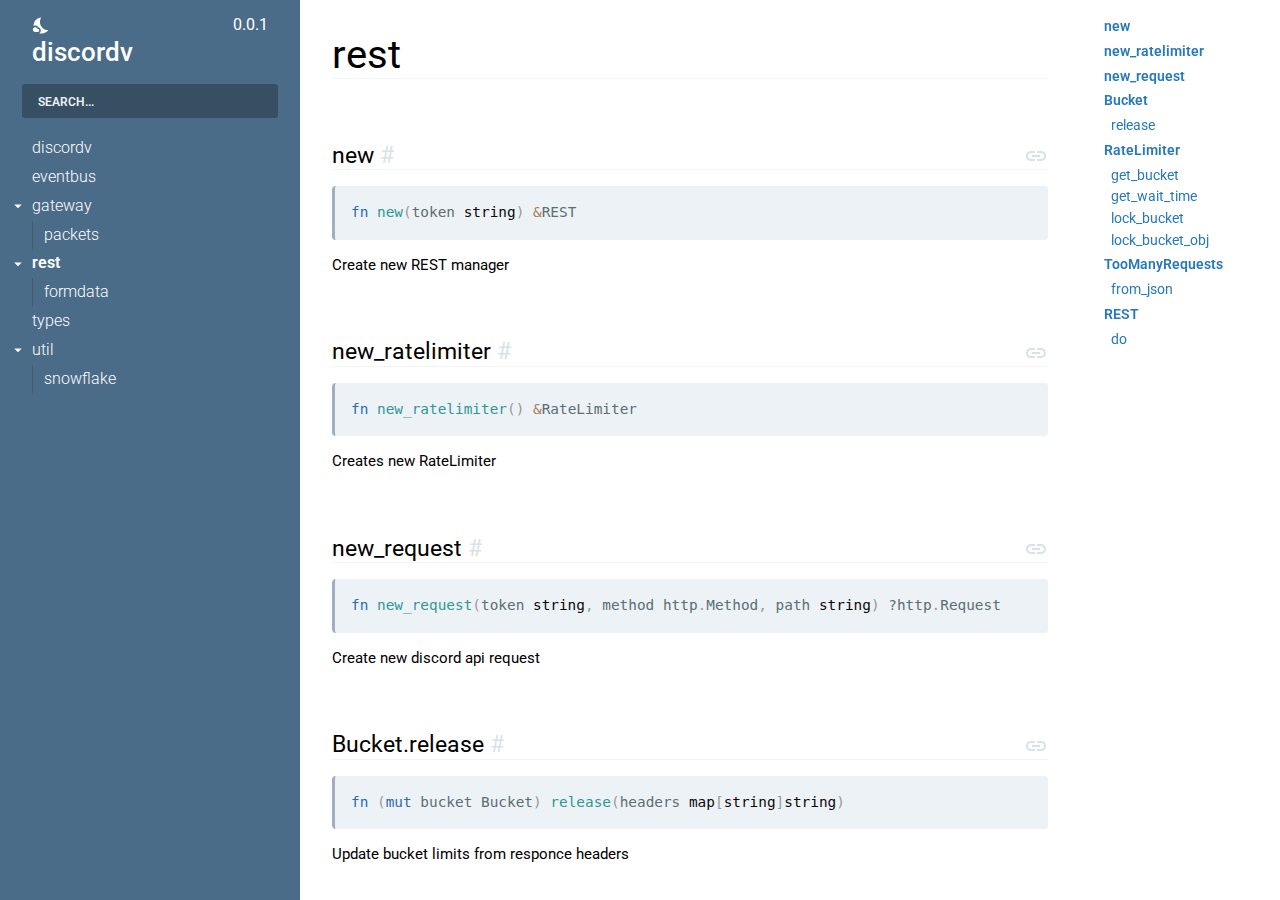
<file: rest.html>
<!DOCTYPE html>
	<html lang="en">
	<head>
		<meta charset="UTF-8">
		<meta http-equiv="x-ua-compatible" content="IE=edge" />
		<meta name="viewport" content="width=device-width, initial-scale=1.0">
		<title>rest | vdoc</title>
		<link href="https://fonts.googleapis.com/css2?family=Roboto:wght@400;500;700&display=swap" rel="stylesheet">
		<link rel="apple-touch-icon" sizes="180x180" href="apple-touch-icon.png">
		<link rel="icon" type="image/png" sizes="32x32" href="favicon-32x32.png">
		<link rel="icon" type="image/png" sizes="16x16" href="favicon-16x16.png">
		<link rel="manifest" href="site.webmanifest">
		<link rel="mask-icon" href="safari-pinned-tab.svg" color="#5bbad5">
		<meta name="msapplication-TileColor" content="#da532c">
		<meta name="theme-color" content="#ffffff">
		
    <link rel="stylesheet" href="doc.css" />
	<link rel="stylesheet" href="normalize.css" />
</style>
    <script src="dark-mode.js"></script>
	</head>
	<body>
		<div id="page">
			<header class="doc-nav hidden">
				<div class="heading-container">
					<div class="heading">
						<input type="text" id="search" placeholder="Search...">
						<div class="module">discordv</div>
						<div class="toggle-version-container">
							<span>0.0.1</span>
							<div id="dark-mode-toggle" role="switch" aria-checked="false" aria-label="Toggle dark mode"><svg xmlns="http://www.w3.org/2000/svg" class="light-icon" height="24" viewBox="0 0 24 24" width="24"><path d="M0 0h24v24H0z" fill="none"/><path d="M6.76 4.84l-1.8-1.79-1.41 1.41 1.79 1.79 1.42-1.41zM4 10.5H1v2h3v-2zm9-9.95h-2V3.5h2V.55zm7.45 3.91l-1.41-1.41-1.79 1.79 1.41 1.41 1.79-1.79zm-3.21 13.7l1.79 1.8 1.41-1.41-1.8-1.79-1.4 1.4zM20 10.5v2h3v-2h-3zm-8-5c-3.31 0-6 2.69-6 6s2.69 6 6 6 6-2.69 6-6-2.69-6-6-6zm-1 16.95h2V19.5h-2v2.95zm-7.45-3.91l1.41 1.41 1.79-1.8-1.41-1.41-1.79 1.8z"/></svg><svg xmlns="http://www.w3.org/2000/svg" class="dark-icon" enable-background="new 0 0 24 24" height="24" viewBox="0 0 24 24" width="24"><g><rect fill="none" height="24" width="24"/></g><g><g><g><path d="M11.1,12.08C8.77,7.57,10.6,3.6,11.63,2.01C6.27,2.2,1.98,6.59,1.98,12c0,0.14,0.02,0.28,0.02,0.42 C2.62,12.15,3.29,12,4,12c1.66,0,3.18,0.83,4.1,2.15C9.77,14.63,11,16.17,11,18c0,1.52-0.87,2.83-2.12,3.51 c0.98,0.32,2.03,0.5,3.11,0.5c3.5,0,6.58-1.8,8.37-4.52C18,17.72,13.38,16.52,11.1,12.08z"/></g><path d="M7,16l-0.18,0C6.4,14.84,5.3,14,4,14c-1.66,0-3,1.34-3,3s1.34,3,3,3c0.62,0,2.49,0,3,0c1.1,0,2-0.9,2-2 C9,16.9,8.1,16,7,16z"/></g></g></svg></div>
						</div>
						<svg xmlns="http://www.w3.org/2000/svg" id="toggle-menu" height="24" viewBox="0 0 24 24" width="24"><path d="M0 0h24v24H0z" fill="none"/><path d="M3 18h18v-2H3v2zm0-5h18v-2H3v2zm0-7v2h18V6H3z"/></svg>
					</div>
				</div>
				<nav class="content hidden">
					<ul>
						<li class="open"><div class="menu-row"><a href="./discordv.html">discordv</a></div></li><li class="open"><div class="menu-row"><a href="./eventbus.html">eventbus</a></div></li><li class="open"><div class="menu-row"><svg xmlns="http://www.w3.org/2000/svg" class="dropdown-arrow" height="24" viewBox="0 0 24 24" width="24"><path d="M0 0h24v24H0z" fill="none"/><path d="M7 10l5 5 5-5z"/></svg><a href="./gateway.html">gateway</a></div><ul><li><a href="./gateway.packets.html">packets</a></li></ul></li><li class="open active"><div class="menu-row"><svg xmlns="http://www.w3.org/2000/svg" class="dropdown-arrow" height="24" viewBox="0 0 24 24" width="24"><path d="M0 0h24v24H0z" fill="none"/><path d="M7 10l5 5 5-5z"/></svg><a href="./rest.html">rest</a></div><ul><li><a href="./rest.formdata.html">formdata</a></li></ul></li><li class="open"><div class="menu-row"><a href="./types.html">types</a></div></li><li class="open"><div class="menu-row"><svg xmlns="http://www.w3.org/2000/svg" class="dropdown-arrow" height="24" viewBox="0 0 24 24" width="24"><path d="M0 0h24v24H0z" fill="none"/><path d="M7 10l5 5 5-5z"/></svg><a href="./util.html">util</a></div><ul><li><a href="./util.snowflake.html">snowflake</a></li></ul></li>
					</ul>
				</nav>
			</header>
			<div class="doc-container">
				<div class="doc-content">
					<section id="rest" class="doc-node">
<div class="title"><h1>rest</h1></div>
</section>

<section id="new" class="doc-node">
<div class="title"><h2>new <a href="#new">#</a></h2><a class="link" rel="noreferrer" target="_blank" href="https://github.com/terisback/discord.v/blob/master/discordv/rest/rest.v#L16"><svg xmlns="http://www.w3.org/2000/svg" height="24" viewBox="0 0 24 24" width="24"><path d="M0 0h24v24H0z" fill="none"/><path d="M3.9 12c0-1.71 1.39-3.1 3.1-3.1h4V7H7c-2.76 0-5 2.24-5 5s2.24 5 5 5h4v-1.9H7c-1.71 0-3.1-1.39-3.1-3.1zM8 13h8v-2H8v2zm9-6h-4v1.9h4c1.71 0 3.1 1.39 3.1 3.1s-1.39 3.1-3.1 3.1h-4V17h4c2.76 0 5-2.24 5-5s-2.24-5-5-5z"/></svg></a></div><pre class="signature"><code><span class="token keyword">fn</span> <span class="token function">new</span><span class="token punctuation">(</span>token <span class="token builtin">string</span><span class="token punctuation">)</span> <span class="token operator">&</span>REST</code></pre>
<p>Create new REST manager</p>
</section>
<section id="new_ratelimiter" class="doc-node">
<div class="title"><h2>new_ratelimiter <a href="#new_ratelimiter">#</a></h2><a class="link" rel="noreferrer" target="_blank" href="https://github.com/terisback/discord.v/blob/master/discordv/rest/ratelimit.v#L15"><svg xmlns="http://www.w3.org/2000/svg" height="24" viewBox="0 0 24 24" width="24"><path d="M0 0h24v24H0z" fill="none"/><path d="M3.9 12c0-1.71 1.39-3.1 3.1-3.1h4V7H7c-2.76 0-5 2.24-5 5s2.24 5 5 5h4v-1.9H7c-1.71 0-3.1-1.39-3.1-3.1zM8 13h8v-2H8v2zm9-6h-4v1.9h4c1.71 0 3.1 1.39 3.1 3.1s-1.39 3.1-3.1 3.1h-4V17h4c2.76 0 5-2.24 5-5s-2.24-5-5-5z"/></svg></a></div><pre class="signature"><code><span class="token keyword">fn</span> <span class="token function">new_ratelimiter</span><span class="token punctuation">(</span><span class="token punctuation">)</span> <span class="token operator">&</span>RateLimiter</code></pre>
<p>Creates new RateLimiter</p>
</section>
<section id="new_request" class="doc-node">
<div class="title"><h2>new_request <a href="#new_request">#</a></h2><a class="link" rel="noreferrer" target="_blank" href="https://github.com/terisback/discord.v/blob/master/discordv/rest/request.v#L11"><svg xmlns="http://www.w3.org/2000/svg" height="24" viewBox="0 0 24 24" width="24"><path d="M0 0h24v24H0z" fill="none"/><path d="M3.9 12c0-1.71 1.39-3.1 3.1-3.1h4V7H7c-2.76 0-5 2.24-5 5s2.24 5 5 5h4v-1.9H7c-1.71 0-3.1-1.39-3.1-3.1zM8 13h8v-2H8v2zm9-6h-4v1.9h4c1.71 0 3.1 1.39 3.1 3.1s-1.39 3.1-3.1 3.1h-4V17h4c2.76 0 5-2.24 5-5s-2.24-5-5-5z"/></svg></a></div><pre class="signature"><code><span class="token keyword">fn</span> <span class="token function">new_request</span><span class="token punctuation">(</span>token <span class="token builtin">string</span><span class="token punctuation">,</span> method http<span class="token punctuation">.</span>Method<span class="token punctuation">,</span> path <span class="token builtin">string</span><span class="token punctuation">)</span> ?http<span class="token punctuation">.</span>Request</code></pre>
<p>Create new discord api request</p>
</section>
<section id="Bucket.release" class="doc-node">
<div class="title"><h2>Bucket.release <a href="#Bucket.release">#</a></h2><a class="link" rel="noreferrer" target="_blank" href="https://github.com/terisback/discord.v/blob/master/discordv/rest/ratelimit.v#L81"><svg xmlns="http://www.w3.org/2000/svg" height="24" viewBox="0 0 24 24" width="24"><path d="M0 0h24v24H0z" fill="none"/><path d="M3.9 12c0-1.71 1.39-3.1 3.1-3.1h4V7H7c-2.76 0-5 2.24-5 5s2.24 5 5 5h4v-1.9H7c-1.71 0-3.1-1.39-3.1-3.1zM8 13h8v-2H8v2zm9-6h-4v1.9h4c1.71 0 3.1 1.39 3.1 3.1s-1.39 3.1-3.1 3.1h-4V17h4c2.76 0 5-2.24 5-5s-2.24-5-5-5z"/></svg></a></div><pre class="signature"><code><span class="token keyword">fn</span> <span class="token punctuation">(</span><span class="token keyword">mut</span> bucket Bucket<span class="token punctuation">)</span> <span class="token function">release</span><span class="token punctuation">(</span>headers <span class="token builtin">map</span><span class="token punctuation">[</span><span class="token builtin">string</span><span class="token punctuation">]</span><span class="token builtin">string</span><span class="token punctuation">)</span></code></pre>
<p>Update bucket limits from responce headers</p>
</section>
<section id="RateLimiter.get_bucket" class="doc-node">
<div class="title"><h2>RateLimiter.get_bucket <a href="#RateLimiter.get_bucket">#</a></h2><a class="link" rel="noreferrer" target="_blank" href="https://github.com/terisback/discord.v/blob/master/discordv/rest/ratelimit.v#L20"><svg xmlns="http://www.w3.org/2000/svg" height="24" viewBox="0 0 24 24" width="24"><path d="M0 0h24v24H0z" fill="none"/><path d="M3.9 12c0-1.71 1.39-3.1 3.1-3.1h4V7H7c-2.76 0-5 2.24-5 5s2.24 5 5 5h4v-1.9H7c-1.71 0-3.1-1.39-3.1-3.1zM8 13h8v-2H8v2zm9-6h-4v1.9h4c1.71 0 3.1 1.39 3.1 3.1s-1.39 3.1-3.1 3.1h-4V17h4c2.76 0 5-2.24 5-5s-2.24-5-5-5z"/></svg></a></div><pre class="signature"><code><span class="token keyword">fn</span> <span class="token punctuation">(</span><span class="token keyword">mut</span> rl RateLimiter<span class="token punctuation">)</span> <span class="token function">get_bucket</span><span class="token punctuation">(</span>key <span class="token builtin">string</span><span class="token punctuation">)</span> <span class="token operator">&</span>Bucket</code></pre>
<p>Get bucket by key</p>
</section>
<section id="RateLimiter.get_wait_time" class="doc-node">
<div class="title"><h2>RateLimiter.get_wait_time <a href="#RateLimiter.get_wait_time">#</a></h2><a class="link" rel="noreferrer" target="_blank" href="https://github.com/terisback/discord.v/blob/master/discordv/rest/ratelimit.v#L38"><svg xmlns="http://www.w3.org/2000/svg" height="24" viewBox="0 0 24 24" width="24"><path d="M0 0h24v24H0z" fill="none"/><path d="M3.9 12c0-1.71 1.39-3.1 3.1-3.1h4V7H7c-2.76 0-5 2.24-5 5s2.24 5 5 5h4v-1.9H7c-1.71 0-3.1-1.39-3.1-3.1zM8 13h8v-2H8v2zm9-6h-4v1.9h4c1.71 0 3.1 1.39 3.1 3.1s-1.39 3.1-3.1 3.1h-4V17h4c2.76 0 5-2.24 5-5s-2.24-5-5-5z"/></svg></a></div><pre class="signature"><code><span class="token keyword">fn</span> <span class="token punctuation">(</span><span class="token keyword">mut</span> rl RateLimiter<span class="token punctuation">)</span> <span class="token function">get_wait_time</span><span class="token punctuation">(</span>bucket <span class="token operator">&</span>Bucket<span class="token punctuation">,</span> min_remaining <span class="token builtin">int</span><span class="token punctuation">)</span> <span class="token builtin">u64</span></code></pre>
<p>Get bucket wait time</p>
</section>
<section id="RateLimiter.lock_bucket" class="doc-node">
<div class="title"><h2>RateLimiter.lock_bucket <a href="#RateLimiter.lock_bucket">#</a></h2><a class="link" rel="noreferrer" target="_blank" href="https://github.com/terisback/discord.v/blob/master/discordv/rest/ratelimit.v#L52"><svg xmlns="http://www.w3.org/2000/svg" height="24" viewBox="0 0 24 24" width="24"><path d="M0 0h24v24H0z" fill="none"/><path d="M3.9 12c0-1.71 1.39-3.1 3.1-3.1h4V7H7c-2.76 0-5 2.24-5 5s2.24 5 5 5h4v-1.9H7c-1.71 0-3.1-1.39-3.1-3.1zM8 13h8v-2H8v2zm9-6h-4v1.9h4c1.71 0 3.1 1.39 3.1 3.1s-1.39 3.1-3.1 3.1h-4V17h4c2.76 0 5-2.24 5-5s-2.24-5-5-5z"/></svg></a></div><pre class="signature"><code><span class="token keyword">fn</span> <span class="token punctuation">(</span><span class="token keyword">mut</span> rl RateLimiter<span class="token punctuation">)</span> <span class="token function">lock_bucket</span><span class="token punctuation">(</span>key <span class="token builtin">string</span><span class="token punctuation">)</span> <span class="token operator">&</span>Bucket</code></pre>
<p>Lock bucket by key before do a request</p>
</section>
<section id="RateLimiter.lock_bucket_obj" class="doc-node">
<div class="title"><h2>RateLimiter.lock_bucket_obj <a href="#RateLimiter.lock_bucket_obj">#</a></h2><a class="link" rel="noreferrer" target="_blank" href="https://github.com/terisback/discord.v/blob/master/discordv/rest/ratelimit.v#L58"><svg xmlns="http://www.w3.org/2000/svg" height="24" viewBox="0 0 24 24" width="24"><path d="M0 0h24v24H0z" fill="none"/><path d="M3.9 12c0-1.71 1.39-3.1 3.1-3.1h4V7H7c-2.76 0-5 2.24-5 5s2.24 5 5 5h4v-1.9H7c-1.71 0-3.1-1.39-3.1-3.1zM8 13h8v-2H8v2zm9-6h-4v1.9h4c1.71 0 3.1 1.39 3.1 3.1s-1.39 3.1-3.1 3.1h-4V17h4c2.76 0 5-2.24 5-5s-2.24-5-5-5z"/></svg></a></div><pre class="signature"><code><span class="token keyword">fn</span> <span class="token punctuation">(</span><span class="token keyword">mut</span> rl RateLimiter<span class="token punctuation">)</span> <span class="token function">lock_bucket_obj</span><span class="token punctuation">(</span><span class="token keyword">mut</span> bucket Bucket<span class="token punctuation">)</span> <span class="token operator">&</span>Bucket</code></pre>
<p>Lock bucket before do a request</p>
</section>
<section id="TooManyRequests.from_json" class="doc-node">
<div class="title"><h2>TooManyRequests.from_json <a href="#TooManyRequests.from_json">#</a></h2><a class="link" rel="noreferrer" target="_blank" href="https://github.com/terisback/discord.v/blob/master/discordv/rest/ratelimit.v#L105"><svg xmlns="http://www.w3.org/2000/svg" height="24" viewBox="0 0 24 24" width="24"><path d="M0 0h24v24H0z" fill="none"/><path d="M3.9 12c0-1.71 1.39-3.1 3.1-3.1h4V7H7c-2.76 0-5 2.24-5 5s2.24 5 5 5h4v-1.9H7c-1.71 0-3.1-1.39-3.1-3.1zM8 13h8v-2H8v2zm9-6h-4v1.9h4c1.71 0 3.1 1.39 3.1 3.1s-1.39 3.1-3.1 3.1h-4V17h4c2.76 0 5-2.24 5-5s-2.24-5-5-5z"/></svg></a></div><pre class="signature"><code><span class="token keyword">fn</span> <span class="token punctuation">(</span><span class="token keyword">mut</span> tmr TooManyRequests<span class="token punctuation">)</span> <span class="token function">from_json</span><span class="token punctuation">(</span>f json2<span class="token punctuation">.</span>Any<span class="token punctuation">)</span></code></pre>

</section>
<section id="REST" class="doc-node">
<div class="title"><h2>REST <a href="#REST">#</a></h2><a class="link" rel="noreferrer" target="_blank" href="https://github.com/terisback/discord.v/blob/master/discordv/rest/rest.v#L8"><svg xmlns="http://www.w3.org/2000/svg" height="24" viewBox="0 0 24 24" width="24"><path d="M0 0h24v24H0z" fill="none"/><path d="M3.9 12c0-1.71 1.39-3.1 3.1-3.1h4V7H7c-2.76 0-5 2.24-5 5s2.24 5 5 5h4v-1.9H7c-1.71 0-3.1-1.39-3.1-3.1zM8 13h8v-2H8v2zm9-6h-4v1.9h4c1.71 0 3.1 1.39 3.1 3.1s-1.39 3.1-3.1 3.1h-4V17h4c2.76 0 5-2.24 5-5s-2.24-5-5-5z"/></svg></a></div><pre class="signature"><code><span class="token keyword">struct</span> <span class="token symbol">REST</span> <span class="token punctuation">{</span>
<span class="token keyword">pub</span><span class="token punctuation">:</span>
	token <span class="token builtin">string</span>
<span class="token keyword">mut</span><span class="token punctuation">:</span>
	rl    <span class="token operator">&</span>RateLimiter
<span class="token punctuation">}</span></code></pre>
<p>REST struct allows making requests to api with rate limiting</p>
</section>
<section id="REST.do" class="doc-node">
<div class="title"><h2>REST.do <a href="#REST.do">#</a></h2><a class="link" rel="noreferrer" target="_blank" href="https://github.com/terisback/discord.v/blob/master/discordv/rest/rest.v#L24"><svg xmlns="http://www.w3.org/2000/svg" height="24" viewBox="0 0 24 24" width="24"><path d="M0 0h24v24H0z" fill="none"/><path d="M3.9 12c0-1.71 1.39-3.1 3.1-3.1h4V7H7c-2.76 0-5 2.24-5 5s2.24 5 5 5h4v-1.9H7c-1.71 0-3.1-1.39-3.1-3.1zM8 13h8v-2H8v2zm9-6h-4v1.9h4c1.71 0 3.1 1.39 3.1 3.1s-1.39 3.1-3.1 3.1h-4V17h4c2.76 0 5-2.24 5-5s-2.24-5-5-5z"/></svg></a></div><pre class="signature"><code><span class="token keyword">fn</span> <span class="token punctuation">(</span><span class="token keyword">mut</span> rest REST<span class="token punctuation">)</span> <span class="token function">do</span><span class="token punctuation">(</span>req http<span class="token punctuation">.</span>Request<span class="token punctuation">)</span> ?http<span class="token punctuation">.</span>Response</code></pre>
<p>Make a request taking into account the rate limits</p>
</section>

					<div class="footer">
						Powered by vdoc. Generated on: 23 Dec 2020 02:34:19
					</div>
				</div>
				<div class="doc-toc"><ul><li class="open"><a href="#new">new</a>        <ul>
</ul>
</li>
<li class="open"><a href="#new_ratelimiter">new_ratelimiter</a>        <ul>
</ul>
</li>
<li class="open"><a href="#new_request">new_request</a>        <ul>
</ul>
</li>
<li class="open"><a href="#">Bucket</a>        <ul>
<li><a href="#Bucket.release">release</a></li>
</ul>
</li>
<li class="open"><a href="#">RateLimiter</a>        <ul>
<li><a href="#RateLimiter.get_bucket">get_bucket</a></li>
<li><a href="#RateLimiter.get_wait_time">get_wait_time</a></li>
<li><a href="#RateLimiter.lock_bucket">lock_bucket</a></li>
<li><a href="#RateLimiter.lock_bucket_obj">lock_bucket_obj</a></li>
</ul>
</li>
<li class="open"><a href="#">TooManyRequests</a>        <ul>
<li><a href="#TooManyRequests.from_json">from_json</a></li>
</ul>
</li>
<li class="open"><a href="#REST">REST</a>        <ul>
<li><a href="#REST.do">do</a></li>
</ul>
</li>
</ul></div>
			</div>
		</div>
		<script src="doc.js"></script>
	</body>
	</html>
</file>
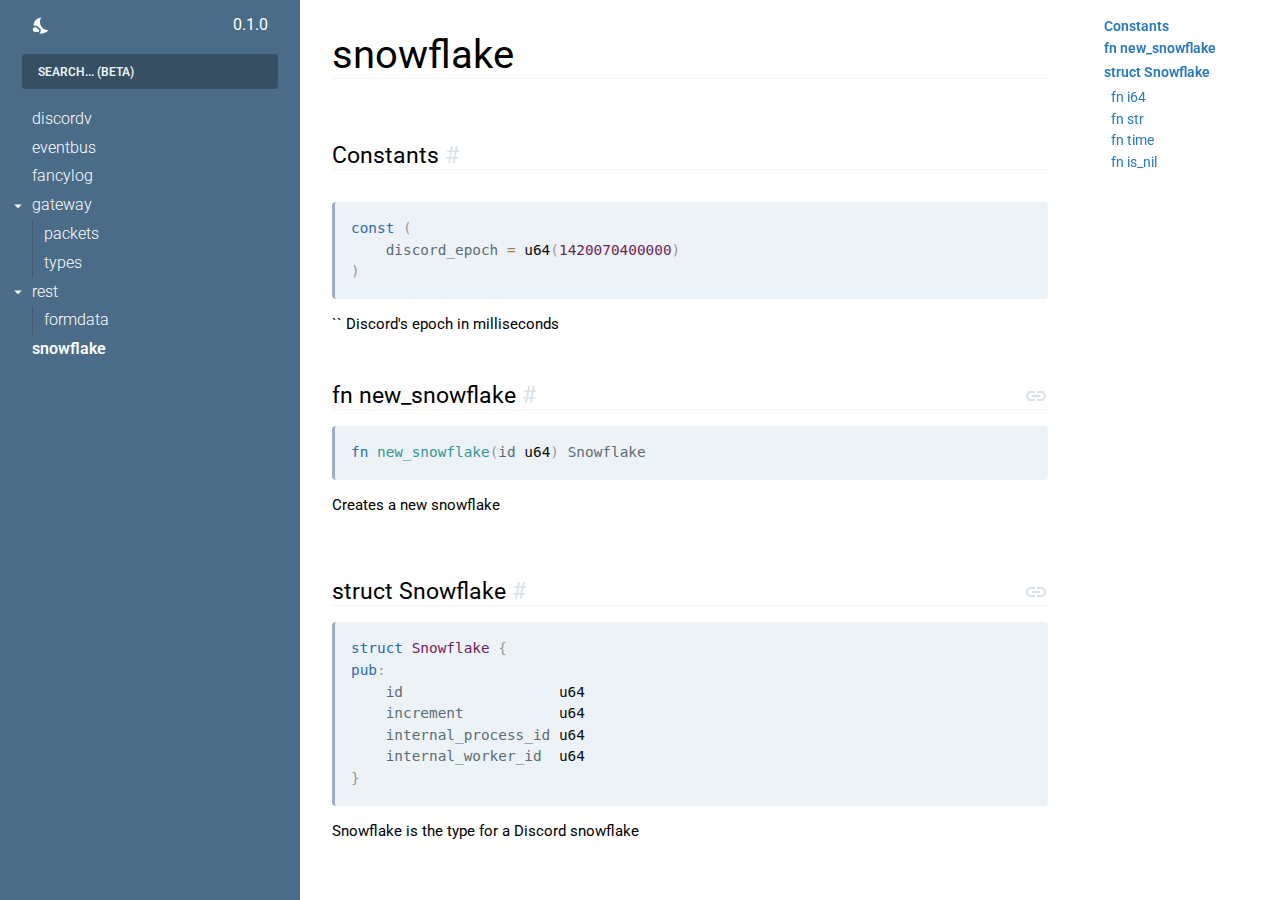
<file: snowflake.html>
<!DOCTYPE html>
<html lang="en">
	<head>
		<meta charset="UTF-8">
		<meta http-equiv="x-ua-compatible" content="IE=edge" />
		<meta name="viewport" content="width=device-width, initial-scale=1.0">
		<title>snowflake | vdoc</title>
		<link rel="preconnect" href="https://fonts.gstatic.com">
		<link href="https://fonts.googleapis.com/css2?family=Roboto:wght@400;500;700&display=swap" rel="stylesheet">
		<link href="https://fonts.googleapis.com/css2?family=Work+Sans:wght@400;500;600&display=swap" rel="stylesheet">
		<link rel="apple-touch-icon" sizes="180x180" href="apple-touch-icon.png">
		<link rel="icon" type="image/png" sizes="32x32" href="favicon-32x32.png">
		<link rel="icon" type="image/png" sizes="16x16" href="favicon-16x16.png">
		<link rel="manifest" href="site.webmanifest">
		<link rel="mask-icon" href="safari-pinned-tab.svg" color="#5bbad5">
		<meta name="msapplication-TileColor" content="#da532c">
		<meta name="theme-color" content="#ffffff">
		
		<link rel="stylesheet" href="doc.css" />
		<link rel="stylesheet" href="normalize.css" />
		<script src="dark-mode.js"></script>
	</head>
	<body>
		<div id="page">
			<header class="doc-nav hidden">
				<div class="heading-container">
					<div class="heading">
						<input type="text" id="search" placeholder="Search... (beta)" autocomplete="off">
						<div class="module"></div>
						<div class="toggle-version-container">
							<span>0.1.0</span>
							<div id="dark-mode-toggle" role="switch" aria-checked="false" aria-label="Toggle dark mode"><svg xmlns="http://www.w3.org/2000/svg" class="light-icon" height="24" viewBox="0 0 24 24" width="24"><path d="M0 0h24v24H0z" fill="none"/><path d="M6.76 4.84l-1.8-1.79-1.41 1.41 1.79 1.79 1.42-1.41zM4 10.5H1v2h3v-2zm9-9.95h-2V3.5h2V.55zm7.45 3.91l-1.41-1.41-1.79 1.79 1.41 1.41 1.79-1.79zm-3.21 13.7l1.79 1.8 1.41-1.41-1.8-1.79-1.4 1.4zM20 10.5v2h3v-2h-3zm-8-5c-3.31 0-6 2.69-6 6s2.69 6 6 6 6-2.69 6-6-2.69-6-6-6zm-1 16.95h2V19.5h-2v2.95zm-7.45-3.91l1.41 1.41 1.79-1.8-1.41-1.41-1.79 1.8z"/></svg><svg xmlns="http://www.w3.org/2000/svg" class="dark-icon" enable-background="new 0 0 24 24" height="24" viewBox="0 0 24 24" width="24"><g><rect fill="none" height="24" width="24"/></g><g><g><g><path d="M11.1,12.08C8.77,7.57,10.6,3.6,11.63,2.01C6.27,2.2,1.98,6.59,1.98,12c0,0.14,0.02,0.28,0.02,0.42 C2.62,12.15,3.29,12,4,12c1.66,0,3.18,0.83,4.1,2.15C9.77,14.63,11,16.17,11,18c0,1.52-0.87,2.83-2.12,3.51 c0.98,0.32,2.03,0.5,3.11,0.5c3.5,0,6.58-1.8,8.37-4.52C18,17.72,13.38,16.52,11.1,12.08z"/></g><path d="M7,16l-0.18,0C6.4,14.84,5.3,14,4,14c-1.66,0-3,1.34-3,3s1.34,3,3,3c0.62,0,2.49,0,3,0c1.1,0,2-0.9,2-2 C9,16.9,8.1,16,7,16z"/></g></g></svg></div>
						</div>
						<svg xmlns="http://www.w3.org/2000/svg" id="toggle-menu" height="24" viewBox="0 0 24 24" width="24"><path d="M0 0h24v24H0z" fill="none"/><path d="M3 18h18v-2H3v2zm0-5h18v-2H3v2zm0-7v2h18V6H3z"/></svg>
					</div>
				</div>
				<nav class="search"></nav>
				<nav class="content hidden">
					<ul>
						<li class="open"><div class="menu-row"><a href="./discordv.html">discordv</a></div></li><li class="open"><div class="menu-row"><a href="./eventbus.html">eventbus</a></div></li><li class="open"><div class="menu-row"><a href="./fancylog.html">fancylog</a></div></li><li class="open"><div class="menu-row"><svg xmlns="http://www.w3.org/2000/svg" class="dropdown-arrow" height="24" viewBox="0 0 24 24" width="24"><path d="M0 0h24v24H0z" fill="none"/><path d="M7 10l5 5 5-5z"/></svg><a href="./gateway.html">gateway</a></div><ul><li><a href="./gateway.packets.html">packets</a></li><li><a href="./gateway.types.html">types</a></li></ul></li><li class="open"><div class="menu-row"><svg xmlns="http://www.w3.org/2000/svg" class="dropdown-arrow" height="24" viewBox="0 0 24 24" width="24"><path d="M0 0h24v24H0z" fill="none"/><path d="M7 10l5 5 5-5z"/></svg><a href="./rest.html">rest</a></div><ul><li><a href="./rest.formdata.html">formdata</a></li></ul></li><li class="open active"><div class="menu-row"><a href="./snowflake.html">snowflake</a></div></li>
					</ul>
				</nav>
			</header>
			<div class="doc-scrollview">
				<div class="doc-container">
					<div class="doc-content">
						<section id="snowflake" class="doc-node">
							<div class="title"><h1> snowflake</h1></div>
							
						</section>

						<section id="Constants" class="doc-node const">
							<div class="title"><h2>Constants <a href="#Constants">#</a></h2></div>
							
						</section>
						<section id="" class="doc-node const">
<pre class="signature"><code><span class="token keyword">const</span> <span class="token punctuation">(</span>
	discord_epoch <span class="token operator">=</span> <span class="token builtin">u64</span><span class="token punctuation">(</span><span class="token number">1420070400000</span><span class="token punctuation">)</span>
<span class="token punctuation">)</span></code></pre>

							<p>`` Discord's epoch in milliseconds</p>
						</section>
						<section id="new_snowflake" class="doc-node">
							<div class="title"><h2>fn new_snowflake <a href="#new_snowflake">#</a></h2><a class="link" rel="noreferrer" target="_blank" href="https://github.com/terisback/discord.v/blob/master/C:%5CDev%5Cdiscordv%5Csnowflake%5Csnowflake.v#L20"><svg xmlns="http://www.w3.org/2000/svg" height="24" viewBox="0 0 24 24" width="24"><path d="M0 0h24v24H0z" fill="none"/><path d="M3.9 12c0-1.71 1.39-3.1 3.1-3.1h4V7H7c-2.76 0-5 2.24-5 5s2.24 5 5 5h4v-1.9H7c-1.71 0-3.1-1.39-3.1-3.1zM8 13h8v-2H8v2zm9-6h-4v1.9h4c1.71 0 3.1 1.39 3.1 3.1s-1.39 3.1-3.1 3.1h-4V17h4c2.76 0 5-2.24 5-5s-2.24-5-5-5z"/></svg></a></div><pre class="signature"><code><span class="token keyword">fn</span> <span class="token function">new_snowflake</span><span class="token punctuation">(</span>id <span class="token builtin">u64</span><span class="token punctuation">)</span> Snowflake</code></pre>

							<p>Creates a new snowflake</p>
						</section>
						<section id="Snowflake" class="doc-node">
							<div class="title"><h2>struct Snowflake <a href="#Snowflake">#</a></h2><a class="link" rel="noreferrer" target="_blank" href="https://github.com/terisback/discord.v/blob/master/C:%5CDev%5Cdiscordv%5Csnowflake%5Csnowflake.v#L11"><svg xmlns="http://www.w3.org/2000/svg" height="24" viewBox="0 0 24 24" width="24"><path d="M0 0h24v24H0z" fill="none"/><path d="M3.9 12c0-1.71 1.39-3.1 3.1-3.1h4V7H7c-2.76 0-5 2.24-5 5s2.24 5 5 5h4v-1.9H7c-1.71 0-3.1-1.39-3.1-3.1zM8 13h8v-2H8v2zm9-6h-4v1.9h4c1.71 0 3.1 1.39 3.1 3.1s-1.39 3.1-3.1 3.1h-4V17h4c2.76 0 5-2.24 5-5s-2.24-5-5-5z"/></svg></a></div><pre class="signature"><code><span class="token keyword">struct</span> <span class="token symbol">Snowflake</span> <span class="token punctuation">{</span>
<span class="token keyword">pub</span><span class="token punctuation">:</span>
	id                  <span class="token builtin">u64</span>
	increment           <span class="token builtin">u64</span>
	internal_process_id <span class="token builtin">u64</span>
	internal_worker_id  <span class="token builtin">u64</span>
<span class="token punctuation">}</span></code></pre>

							<p>Snowflake is the type for a Discord snowflake</p>
						</section>
						<section id="Snowflake.i64" class="doc-node">
							<div class="title"><h2>fn (Snowflake) i64 <a href="#Snowflake.i64">#</a></h2><a class="link" rel="noreferrer" target="_blank" href="https://github.com/terisback/discord.v/blob/master/C:%5CDev%5Cdiscordv%5Csnowflake%5Csnowflake.v#L30"><svg xmlns="http://www.w3.org/2000/svg" height="24" viewBox="0 0 24 24" width="24"><path d="M0 0h24v24H0z" fill="none"/><path d="M3.9 12c0-1.71 1.39-3.1 3.1-3.1h4V7H7c-2.76 0-5 2.24-5 5s2.24 5 5 5h4v-1.9H7c-1.71 0-3.1-1.39-3.1-3.1zM8 13h8v-2H8v2zm9-6h-4v1.9h4c1.71 0 3.1 1.39 3.1 3.1s-1.39 3.1-3.1 3.1h-4V17h4c2.76 0 5-2.24 5-5s-2.24-5-5-5z"/></svg></a></div><pre class="signature"><code><span class="token keyword">fn</span> <span class="token punctuation">(</span>s Snowflake<span class="token punctuation">)</span> <span class="token builtin">i64</span><span class="token punctuation">(</span><span class="token punctuation">)</span> <span class="token builtin">i64</span></code></pre>

							<p>Gets the snowflake as an i64</p>
						</section>
						<section id="Snowflake.str" class="doc-node">
							<div class="title"><h2>fn (Snowflake) str <a href="#Snowflake.str">#</a></h2><a class="link" rel="noreferrer" target="_blank" href="https://github.com/terisback/discord.v/blob/master/C:%5CDev%5Cdiscordv%5Csnowflake%5Csnowflake.v#L35"><svg xmlns="http://www.w3.org/2000/svg" height="24" viewBox="0 0 24 24" width="24"><path d="M0 0h24v24H0z" fill="none"/><path d="M3.9 12c0-1.71 1.39-3.1 3.1-3.1h4V7H7c-2.76 0-5 2.24-5 5s2.24 5 5 5h4v-1.9H7c-1.71 0-3.1-1.39-3.1-3.1zM8 13h8v-2H8v2zm9-6h-4v1.9h4c1.71 0 3.1 1.39 3.1 3.1s-1.39 3.1-3.1 3.1h-4V17h4c2.76 0 5-2.24 5-5s-2.24-5-5-5z"/></svg></a></div><pre class="signature"><code><span class="token keyword">fn</span> <span class="token punctuation">(</span>s Snowflake<span class="token punctuation">)</span> <span class="token function">str</span><span class="token punctuation">(</span><span class="token punctuation">)</span> <span class="token builtin">string</span></code></pre>

							<p>Gets the snowflake as a string</p>
						</section>
						<section id="Snowflake.time" class="doc-node">
							<div class="title"><h2>fn (Snowflake) time <a href="#Snowflake.time">#</a></h2><a class="link" rel="noreferrer" target="_blank" href="https://github.com/terisback/discord.v/blob/master/C:%5CDev%5Cdiscordv%5Csnowflake%5Csnowflake.v#L40"><svg xmlns="http://www.w3.org/2000/svg" height="24" viewBox="0 0 24 24" width="24"><path d="M0 0h24v24H0z" fill="none"/><path d="M3.9 12c0-1.71 1.39-3.1 3.1-3.1h4V7H7c-2.76 0-5 2.24-5 5s2.24 5 5 5h4v-1.9H7c-1.71 0-3.1-1.39-3.1-3.1zM8 13h8v-2H8v2zm9-6h-4v1.9h4c1.71 0 3.1 1.39 3.1 3.1s-1.39 3.1-3.1 3.1h-4V17h4c2.76 0 5-2.24 5-5s-2.24-5-5-5z"/></svg></a></div><pre class="signature"><code><span class="token keyword">fn</span> <span class="token punctuation">(</span>s Snowflake<span class="token punctuation">)</span> <span class="token function">time</span><span class="token punctuation">(</span><span class="token punctuation">)</span> time<span class="token punctuation">.</span>Time</code></pre>

							<p>Converts the snowflake to a time.Time object</p>
						</section>
						<section id="Snowflake.is_nil" class="doc-node">
							<div class="title"><h2>fn (Snowflake) is_nil <a href="#Snowflake.is_nil">#</a></h2><a class="link" rel="noreferrer" target="_blank" href="https://github.com/terisback/discord.v/blob/master/C:%5CDev%5Cdiscordv%5Csnowflake%5Csnowflake.v#L45"><svg xmlns="http://www.w3.org/2000/svg" height="24" viewBox="0 0 24 24" width="24"><path d="M0 0h24v24H0z" fill="none"/><path d="M3.9 12c0-1.71 1.39-3.1 3.1-3.1h4V7H7c-2.76 0-5 2.24-5 5s2.24 5 5 5h4v-1.9H7c-1.71 0-3.1-1.39-3.1-3.1zM8 13h8v-2H8v2zm9-6h-4v1.9h4c1.71 0 3.1 1.39 3.1 3.1s-1.39 3.1-3.1 3.1h-4V17h4c2.76 0 5-2.24 5-5s-2.24-5-5-5z"/></svg></a></div><pre class="signature"><code><span class="token keyword">fn</span> <span class="token punctuation">(</span>s Snowflake<span class="token punctuation">)</span> <span class="token function">is_nil</span><span class="token punctuation">(</span><span class="token punctuation">)</span> <span class="token builtin">bool</span></code></pre>

							<p>Checks zero value snowflake</p>
						</section>

						<div class="footer">
							Powered by vdoc. Generated on: 4 Jan 2021 08:14:50
						</div>
					</div>
					<div class="doc-toc"><ul><li class="open"><a href="#Constants">Constants</a></li>
<li class="open"><a href="#new_snowflake">fn new_snowflake</a>        <ul>
</ul>
</li>
<li class="open"><a href="#Snowflake">struct Snowflake</a>        <ul>
<li><a href="#Snowflake.i64">fn i64</a></li>
<li><a href="#Snowflake.str">fn str</a></li>
<li><a href="#Snowflake.time">fn time</a></li>
<li><a href="#Snowflake.is_nil">fn is_nil</a></li>
</ul>
</li>
</ul></div>
				</div>
			</div>
		</div>
		<script src="doc.js"></script>
		<script async src="search_index.js" type="text/javascript"></script>
	</body>
</html>
</file>
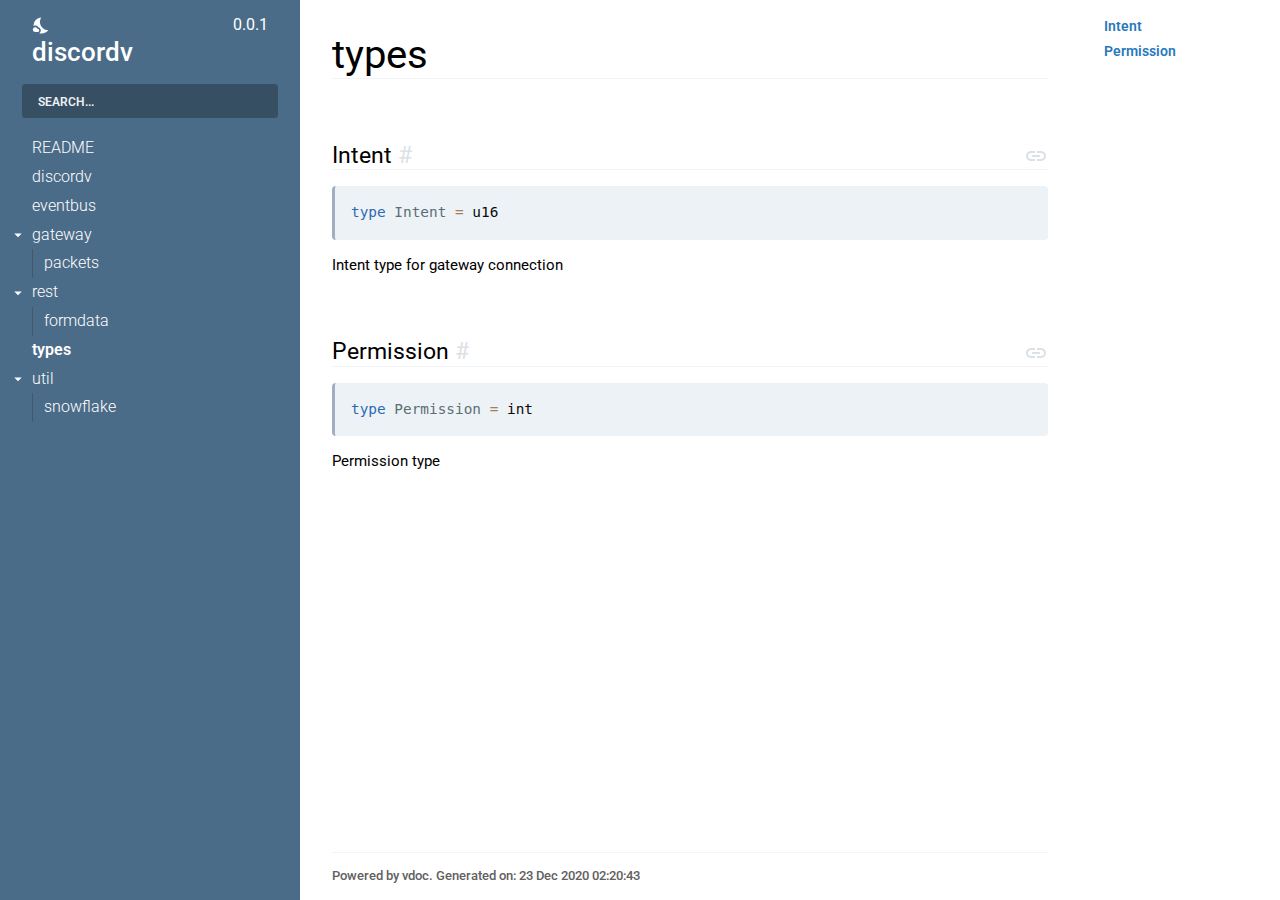
<file: types.html>
<!DOCTYPE html>
	<html lang="en">
	<head>
		<meta charset="UTF-8">
		<meta http-equiv="x-ua-compatible" content="IE=edge" />
		<meta name="viewport" content="width=device-width, initial-scale=1.0">
		<title>types | vdoc</title>
		<link href="https://fonts.googleapis.com/css2?family=Roboto:wght@400;500;700&display=swap" rel="stylesheet">
		<link rel="apple-touch-icon" sizes="180x180" href="apple-touch-icon.png">
		<link rel="icon" type="image/png" sizes="32x32" href="favicon-32x32.png">
		<link rel="icon" type="image/png" sizes="16x16" href="favicon-16x16.png">
		<link rel="manifest" href="site.webmanifest">
		<link rel="mask-icon" href="safari-pinned-tab.svg" color="#5bbad5">
		<meta name="msapplication-TileColor" content="#da532c">
		<meta name="theme-color" content="#ffffff">
		
    <link rel="stylesheet" href="doc.css" />
	<link rel="stylesheet" href="normalize.css" />
</style>
    <script src="dark-mode.js"></script>
	</head>
	<body>
		<div id="page">
			<header class="doc-nav hidden">
				<div class="heading-container">
					<div class="heading">
						<input type="text" id="search" placeholder="Search...">
						<div class="module">discordv</div>
						<div class="toggle-version-container">
							<span>0.0.1</span>
							<div id="dark-mode-toggle" role="switch" aria-checked="false" aria-label="Toggle dark mode"><svg xmlns="http://www.w3.org/2000/svg" class="light-icon" height="24" viewBox="0 0 24 24" width="24"><path d="M0 0h24v24H0z" fill="none"/><path d="M6.76 4.84l-1.8-1.79-1.41 1.41 1.79 1.79 1.42-1.41zM4 10.5H1v2h3v-2zm9-9.95h-2V3.5h2V.55zm7.45 3.91l-1.41-1.41-1.79 1.79 1.41 1.41 1.79-1.79zm-3.21 13.7l1.79 1.8 1.41-1.41-1.8-1.79-1.4 1.4zM20 10.5v2h3v-2h-3zm-8-5c-3.31 0-6 2.69-6 6s2.69 6 6 6 6-2.69 6-6-2.69-6-6-6zm-1 16.95h2V19.5h-2v2.95zm-7.45-3.91l1.41 1.41 1.79-1.8-1.41-1.41-1.79 1.8z"/></svg><svg xmlns="http://www.w3.org/2000/svg" class="dark-icon" enable-background="new 0 0 24 24" height="24" viewBox="0 0 24 24" width="24"><g><rect fill="none" height="24" width="24"/></g><g><g><g><path d="M11.1,12.08C8.77,7.57,10.6,3.6,11.63,2.01C6.27,2.2,1.98,6.59,1.98,12c0,0.14,0.02,0.28,0.02,0.42 C2.62,12.15,3.29,12,4,12c1.66,0,3.18,0.83,4.1,2.15C9.77,14.63,11,16.17,11,18c0,1.52-0.87,2.83-2.12,3.51 c0.98,0.32,2.03,0.5,3.11,0.5c3.5,0,6.58-1.8,8.37-4.52C18,17.72,13.38,16.52,11.1,12.08z"/></g><path d="M7,16l-0.18,0C6.4,14.84,5.3,14,4,14c-1.66,0-3,1.34-3,3s1.34,3,3,3c0.62,0,2.49,0,3,0c1.1,0,2-0.9,2-2 C9,16.9,8.1,16,7,16z"/></g></g></svg></div>
						</div>
						<svg xmlns="http://www.w3.org/2000/svg" id="toggle-menu" height="24" viewBox="0 0 24 24" width="24"><path d="M0 0h24v24H0z" fill="none"/><path d="M3 18h18v-2H3v2zm0-5h18v-2H3v2zm0-7v2h18V6H3z"/></svg>
					</div>
				</div>
				<nav class="content hidden">
					<ul>
						<li class="open"><div class="menu-row"><a href="./index.html">README</a></div></li><li class="open"><div class="menu-row"><a href="./discordv.html">discordv</a></div></li><li class="open"><div class="menu-row"><a href="./eventbus.html">eventbus</a></div></li><li class="open"><div class="menu-row"><svg xmlns="http://www.w3.org/2000/svg" class="dropdown-arrow" height="24" viewBox="0 0 24 24" width="24"><path d="M0 0h24v24H0z" fill="none"/><path d="M7 10l5 5 5-5z"/></svg><a href="./gateway.html">gateway</a></div><ul><li><a href="./gateway.packets.html">packets</a></li></ul></li><li class="open"><div class="menu-row"><svg xmlns="http://www.w3.org/2000/svg" class="dropdown-arrow" height="24" viewBox="0 0 24 24" width="24"><path d="M0 0h24v24H0z" fill="none"/><path d="M7 10l5 5 5-5z"/></svg><a href="./rest.html">rest</a></div><ul><li><a href="./rest.formdata.html">formdata</a></li></ul></li><li class="open active"><div class="menu-row"><a href="./types.html">types</a></div></li><li class="open"><div class="menu-row"><svg xmlns="http://www.w3.org/2000/svg" class="dropdown-arrow" height="24" viewBox="0 0 24 24" width="24"><path d="M0 0h24v24H0z" fill="none"/><path d="M7 10l5 5 5-5z"/></svg><a href="./util.html">util</a></div><ul><li><a href="./util.snowflake.html">snowflake</a></li></ul></li>
					</ul>
				</nav>
			</header>
			<div class="doc-container">
				<div class="doc-content">
					<section id="types" class="doc-node">
<div class="title"><h1>types</h1></div>
</section>

<section id="Intent" class="doc-node">
<div class="title"><h2>Intent <a href="#Intent">#</a></h2><a class="link" rel="noreferrer" target="_blank" href="https://github.com/terisback/discord.v/blob/master/discordv/types/types.v#L4"><svg xmlns="http://www.w3.org/2000/svg" height="24" viewBox="0 0 24 24" width="24"><path d="M0 0h24v24H0z" fill="none"/><path d="M3.9 12c0-1.71 1.39-3.1 3.1-3.1h4V7H7c-2.76 0-5 2.24-5 5s2.24 5 5 5h4v-1.9H7c-1.71 0-3.1-1.39-3.1-3.1zM8 13h8v-2H8v2zm9-6h-4v1.9h4c1.71 0 3.1 1.39 3.1 3.1s-1.39 3.1-3.1 3.1h-4V17h4c2.76 0 5-2.24 5-5s-2.24-5-5-5z"/></svg></a></div><pre class="signature"><code><span class="token keyword">type</span> Intent <span class="token operator">=</span> <span class="token builtin">u16</span></code></pre>
<p>Intent type for gateway connection</p>
</section>
<section id="Permission" class="doc-node">
<div class="title"><h2>Permission <a href="#Permission">#</a></h2><a class="link" rel="noreferrer" target="_blank" href="https://github.com/terisback/discord.v/blob/master/discordv/types/types.v#L7"><svg xmlns="http://www.w3.org/2000/svg" height="24" viewBox="0 0 24 24" width="24"><path d="M0 0h24v24H0z" fill="none"/><path d="M3.9 12c0-1.71 1.39-3.1 3.1-3.1h4V7H7c-2.76 0-5 2.24-5 5s2.24 5 5 5h4v-1.9H7c-1.71 0-3.1-1.39-3.1-3.1zM8 13h8v-2H8v2zm9-6h-4v1.9h4c1.71 0 3.1 1.39 3.1 3.1s-1.39 3.1-3.1 3.1h-4V17h4c2.76 0 5-2.24 5-5s-2.24-5-5-5z"/></svg></a></div><pre class="signature"><code><span class="token keyword">type</span> Permission <span class="token operator">=</span> <span class="token builtin">int</span></code></pre>
<p>Permission type</p>
</section>

					<div class="footer">
						Powered by vdoc. Generated on: 23 Dec 2020 02:20:43
					</div>
				</div>
				<div class="doc-toc"><ul><li class="open"><a href="#Intent">Intent</a>        <ul>
</ul>
</li>
<li class="open"><a href="#Permission">Permission</a>        <ul>
</ul>
</li>
</ul></div>
			</div>
		</div>
		<script src="doc.js"></script>
	</body>
	</html>
</file>
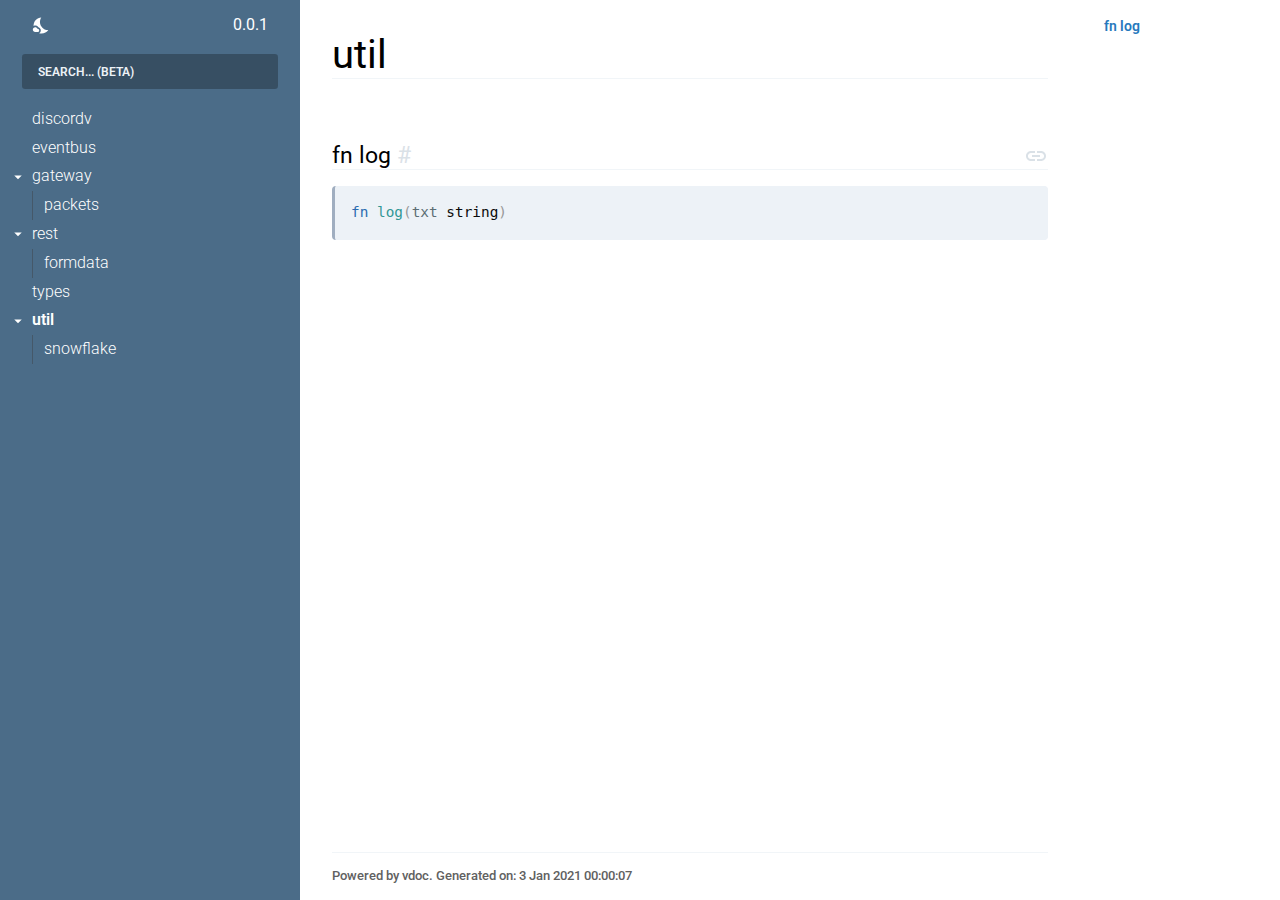
<file: util.html>
<!DOCTYPE html>
<html lang="en">
	<head>
		<meta charset="UTF-8">
		<meta http-equiv="x-ua-compatible" content="IE=edge" />
		<meta name="viewport" content="width=device-width, initial-scale=1.0">
		<title>util | vdoc</title>
		<link rel="preconnect" href="https://fonts.gstatic.com">
		<link href="https://fonts.googleapis.com/css2?family=Roboto:wght@400;500;700&display=swap" rel="stylesheet">
		<link href="https://fonts.googleapis.com/css2?family=Work+Sans:wght@400;500;600&display=swap" rel="stylesheet">
		<link rel="apple-touch-icon" sizes="180x180" href="apple-touch-icon.png">
		<link rel="icon" type="image/png" sizes="32x32" href="favicon-32x32.png">
		<link rel="icon" type="image/png" sizes="16x16" href="favicon-16x16.png">
		<link rel="manifest" href="site.webmanifest">
		<link rel="mask-icon" href="safari-pinned-tab.svg" color="#5bbad5">
		<meta name="msapplication-TileColor" content="#da532c">
		<meta name="theme-color" content="#ffffff">
		
		<link rel="stylesheet" href="doc.css" />
		<link rel="stylesheet" href="normalize.css" />
		<script src="dark-mode.js"></script>
	</head>
	<body>
		<div id="page">
			<header class="doc-nav hidden">
				<div class="heading-container">
					<div class="heading">
						<input type="text" id="search" placeholder="Search... (beta)" autocomplete="off">
						<div class="module"></div>
						<div class="toggle-version-container">
							<span>0.0.1</span>
							<div id="dark-mode-toggle" role="switch" aria-checked="false" aria-label="Toggle dark mode"><svg xmlns="http://www.w3.org/2000/svg" class="light-icon" height="24" viewBox="0 0 24 24" width="24"><path d="M0 0h24v24H0z" fill="none"/><path d="M6.76 4.84l-1.8-1.79-1.41 1.41 1.79 1.79 1.42-1.41zM4 10.5H1v2h3v-2zm9-9.95h-2V3.5h2V.55zm7.45 3.91l-1.41-1.41-1.79 1.79 1.41 1.41 1.79-1.79zm-3.21 13.7l1.79 1.8 1.41-1.41-1.8-1.79-1.4 1.4zM20 10.5v2h3v-2h-3zm-8-5c-3.31 0-6 2.69-6 6s2.69 6 6 6 6-2.69 6-6-2.69-6-6-6zm-1 16.95h2V19.5h-2v2.95zm-7.45-3.91l1.41 1.41 1.79-1.8-1.41-1.41-1.79 1.8z"/></svg><svg xmlns="http://www.w3.org/2000/svg" class="dark-icon" enable-background="new 0 0 24 24" height="24" viewBox="0 0 24 24" width="24"><g><rect fill="none" height="24" width="24"/></g><g><g><g><path d="M11.1,12.08C8.77,7.57,10.6,3.6,11.63,2.01C6.27,2.2,1.98,6.59,1.98,12c0,0.14,0.02,0.28,0.02,0.42 C2.62,12.15,3.29,12,4,12c1.66,0,3.18,0.83,4.1,2.15C9.77,14.63,11,16.17,11,18c0,1.52-0.87,2.83-2.12,3.51 c0.98,0.32,2.03,0.5,3.11,0.5c3.5,0,6.58-1.8,8.37-4.52C18,17.72,13.38,16.52,11.1,12.08z"/></g><path d="M7,16l-0.18,0C6.4,14.84,5.3,14,4,14c-1.66,0-3,1.34-3,3s1.34,3,3,3c0.62,0,2.49,0,3,0c1.1,0,2-0.9,2-2 C9,16.9,8.1,16,7,16z"/></g></g></svg></div>
						</div>
						<svg xmlns="http://www.w3.org/2000/svg" id="toggle-menu" height="24" viewBox="0 0 24 24" width="24"><path d="M0 0h24v24H0z" fill="none"/><path d="M3 18h18v-2H3v2zm0-5h18v-2H3v2zm0-7v2h18V6H3z"/></svg>
					</div>
				</div>
				<nav class="search"></nav>
				<nav class="content hidden">
					<ul>
						<li class="open"><div class="menu-row"><a href="./discordv.html">discordv</a></div></li><li class="open"><div class="menu-row"><a href="./eventbus.html">eventbus</a></div></li><li class="open"><div class="menu-row"><svg xmlns="http://www.w3.org/2000/svg" class="dropdown-arrow" height="24" viewBox="0 0 24 24" width="24"><path d="M0 0h24v24H0z" fill="none"/><path d="M7 10l5 5 5-5z"/></svg><a href="./gateway.html">gateway</a></div><ul><li><a href="./gateway.packets.html">packets</a></li></ul></li><li class="open"><div class="menu-row"><svg xmlns="http://www.w3.org/2000/svg" class="dropdown-arrow" height="24" viewBox="0 0 24 24" width="24"><path d="M0 0h24v24H0z" fill="none"/><path d="M7 10l5 5 5-5z"/></svg><a href="./rest.html">rest</a></div><ul><li><a href="./rest.formdata.html">formdata</a></li></ul></li><li class="open"><div class="menu-row"><a href="./types.html">types</a></div></li><li class="open active"><div class="menu-row"><svg xmlns="http://www.w3.org/2000/svg" class="dropdown-arrow" height="24" viewBox="0 0 24 24" width="24"><path d="M0 0h24v24H0z" fill="none"/><path d="M7 10l5 5 5-5z"/></svg><a href="./util.html">util</a></div><ul><li><a href="./util.snowflake.html">snowflake</a></li></ul></li>
					</ul>
				</nav>
			</header>
			<div class="doc-scrollview">
				<div class="doc-container">
					<div class="doc-content">
						<section id="util" class="doc-node">
							<div class="title"><h1> util</h1></div>
							
						</section>

						<section id="log" class="doc-node">
							<div class="title"><h2>fn log <a href="#log">#</a></h2><a class="link" rel="noreferrer" target="_blank" href="https://github.com/terisback/discord.v/blob/master/C:%5CDev%5Cdiscordv%5Cutil%5Clog.v#L11"><svg xmlns="http://www.w3.org/2000/svg" height="24" viewBox="0 0 24 24" width="24"><path d="M0 0h24v24H0z" fill="none"/><path d="M3.9 12c0-1.71 1.39-3.1 3.1-3.1h4V7H7c-2.76 0-5 2.24-5 5s2.24 5 5 5h4v-1.9H7c-1.71 0-3.1-1.39-3.1-3.1zM8 13h8v-2H8v2zm9-6h-4v1.9h4c1.71 0 3.1 1.39 3.1 3.1s-1.39 3.1-3.1 3.1h-4V17h4c2.76 0 5-2.24 5-5s-2.24-5-5-5z"/></svg></a></div><pre class="signature"><code><span class="token keyword">fn</span> <span class="token function">log</span><span class="token punctuation">(</span>txt <span class="token builtin">string</span><span class="token punctuation">)</span></code></pre>

							
						</section>

						<div class="footer">
							Powered by vdoc. Generated on: 3 Jan 2021 00:00:07
						</div>
					</div>
					<div class="doc-toc"><ul><li class="open"><a href="#log">fn log</a>        <ul>
</ul>
</li>
</ul></div>
				</div>
			</div>
		</div>
		<script src="doc.js"></script>
		<script async src="search_index.js" type="text/javascript"></script>
	</body>
</html>
</file>
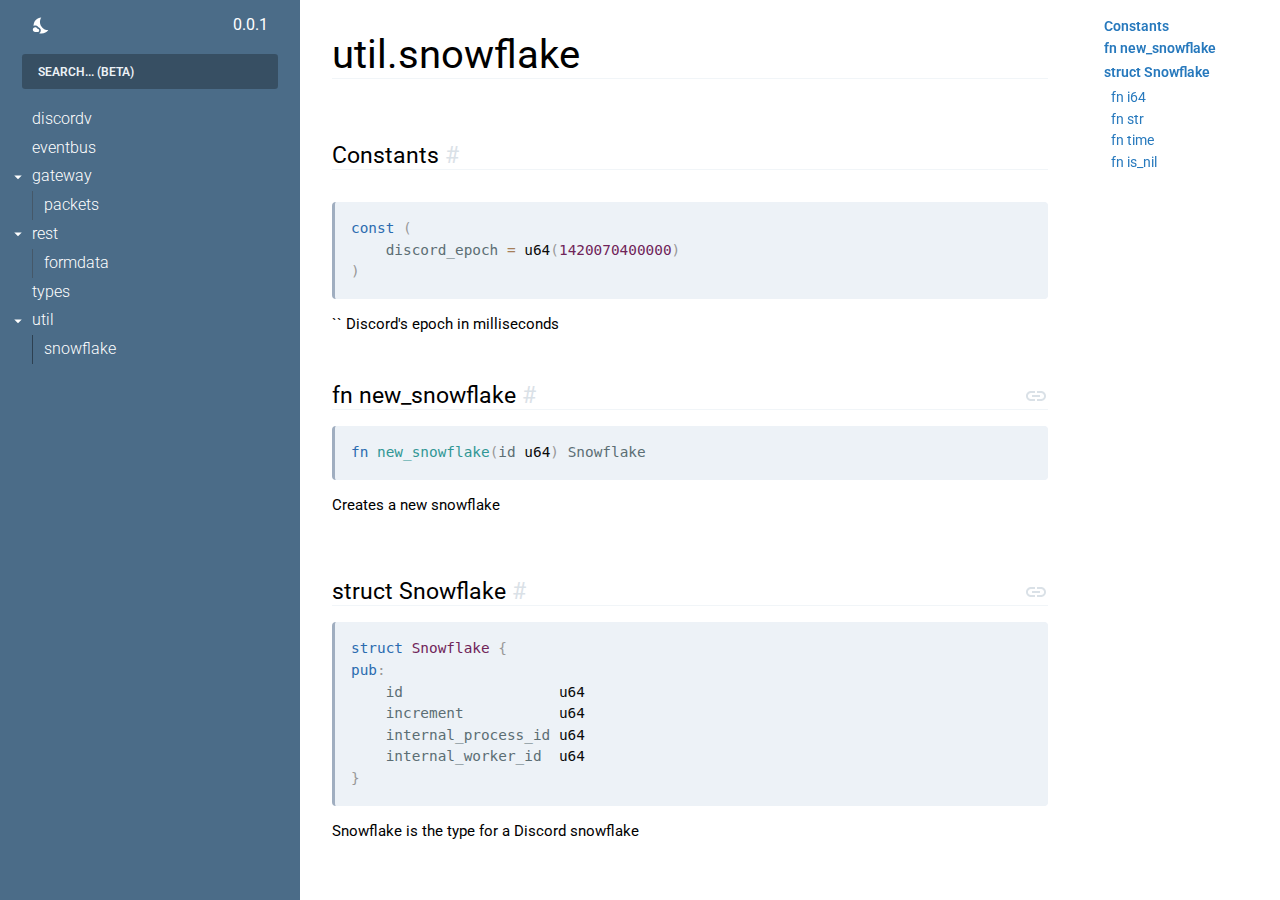
<file: util.snowflake.html>
<!DOCTYPE html>
<html lang="en">
	<head>
		<meta charset="UTF-8">
		<meta http-equiv="x-ua-compatible" content="IE=edge" />
		<meta name="viewport" content="width=device-width, initial-scale=1.0">
		<title>util.snowflake | vdoc</title>
		<link rel="preconnect" href="https://fonts.gstatic.com">
		<link href="https://fonts.googleapis.com/css2?family=Roboto:wght@400;500;700&display=swap" rel="stylesheet">
		<link href="https://fonts.googleapis.com/css2?family=Work+Sans:wght@400;500;600&display=swap" rel="stylesheet">
		<link rel="apple-touch-icon" sizes="180x180" href="apple-touch-icon.png">
		<link rel="icon" type="image/png" sizes="32x32" href="favicon-32x32.png">
		<link rel="icon" type="image/png" sizes="16x16" href="favicon-16x16.png">
		<link rel="manifest" href="site.webmanifest">
		<link rel="mask-icon" href="safari-pinned-tab.svg" color="#5bbad5">
		<meta name="msapplication-TileColor" content="#da532c">
		<meta name="theme-color" content="#ffffff">
		
		<link rel="stylesheet" href="doc.css" />
		<link rel="stylesheet" href="normalize.css" />
		<script src="dark-mode.js"></script>
	</head>
	<body>
		<div id="page">
			<header class="doc-nav hidden">
				<div class="heading-container">
					<div class="heading">
						<input type="text" id="search" placeholder="Search... (beta)" autocomplete="off">
						<div class="module"></div>
						<div class="toggle-version-container">
							<span>0.0.1</span>
							<div id="dark-mode-toggle" role="switch" aria-checked="false" aria-label="Toggle dark mode"><svg xmlns="http://www.w3.org/2000/svg" class="light-icon" height="24" viewBox="0 0 24 24" width="24"><path d="M0 0h24v24H0z" fill="none"/><path d="M6.76 4.84l-1.8-1.79-1.41 1.41 1.79 1.79 1.42-1.41zM4 10.5H1v2h3v-2zm9-9.95h-2V3.5h2V.55zm7.45 3.91l-1.41-1.41-1.79 1.79 1.41 1.41 1.79-1.79zm-3.21 13.7l1.79 1.8 1.41-1.41-1.8-1.79-1.4 1.4zM20 10.5v2h3v-2h-3zm-8-5c-3.31 0-6 2.69-6 6s2.69 6 6 6 6-2.69 6-6-2.69-6-6-6zm-1 16.95h2V19.5h-2v2.95zm-7.45-3.91l1.41 1.41 1.79-1.8-1.41-1.41-1.79 1.8z"/></svg><svg xmlns="http://www.w3.org/2000/svg" class="dark-icon" enable-background="new 0 0 24 24" height="24" viewBox="0 0 24 24" width="24"><g><rect fill="none" height="24" width="24"/></g><g><g><g><path d="M11.1,12.08C8.77,7.57,10.6,3.6,11.63,2.01C6.27,2.2,1.98,6.59,1.98,12c0,0.14,0.02,0.28,0.02,0.42 C2.62,12.15,3.29,12,4,12c1.66,0,3.18,0.83,4.1,2.15C9.77,14.63,11,16.17,11,18c0,1.52-0.87,2.83-2.12,3.51 c0.98,0.32,2.03,0.5,3.11,0.5c3.5,0,6.58-1.8,8.37-4.52C18,17.72,13.38,16.52,11.1,12.08z"/></g><path d="M7,16l-0.18,0C6.4,14.84,5.3,14,4,14c-1.66,0-3,1.34-3,3s1.34,3,3,3c0.62,0,2.49,0,3,0c1.1,0,2-0.9,2-2 C9,16.9,8.1,16,7,16z"/></g></g></svg></div>
						</div>
						<svg xmlns="http://www.w3.org/2000/svg" id="toggle-menu" height="24" viewBox="0 0 24 24" width="24"><path d="M0 0h24v24H0z" fill="none"/><path d="M3 18h18v-2H3v2zm0-5h18v-2H3v2zm0-7v2h18V6H3z"/></svg>
					</div>
				</div>
				<nav class="search"></nav>
				<nav class="content hidden">
					<ul>
						<li class="open"><div class="menu-row"><a href="./discordv.html">discordv</a></div></li><li class="open"><div class="menu-row"><a href="./eventbus.html">eventbus</a></div></li><li class="open"><div class="menu-row"><svg xmlns="http://www.w3.org/2000/svg" class="dropdown-arrow" height="24" viewBox="0 0 24 24" width="24"><path d="M0 0h24v24H0z" fill="none"/><path d="M7 10l5 5 5-5z"/></svg><a href="./gateway.html">gateway</a></div><ul><li><a href="./gateway.packets.html">packets</a></li></ul></li><li class="open"><div class="menu-row"><svg xmlns="http://www.w3.org/2000/svg" class="dropdown-arrow" height="24" viewBox="0 0 24 24" width="24"><path d="M0 0h24v24H0z" fill="none"/><path d="M7 10l5 5 5-5z"/></svg><a href="./rest.html">rest</a></div><ul><li><a href="./rest.formdata.html">formdata</a></li></ul></li><li class="open"><div class="menu-row"><a href="./types.html">types</a></div></li><li class="open"><div class="menu-row"><svg xmlns="http://www.w3.org/2000/svg" class="dropdown-arrow" height="24" viewBox="0 0 24 24" width="24"><path d="M0 0h24v24H0z" fill="none"/><path d="M7 10l5 5 5-5z"/></svg><a href="./util.html">util</a></div><ul><li class="active"><a href="./util.snowflake.html">snowflake</a></li></ul></li>
					</ul>
				</nav>
			</header>
			<div class="doc-scrollview">
				<div class="doc-container">
					<div class="doc-content">
						<section id="util.snowflake" class="doc-node">
							<div class="title"><h1> util.snowflake</h1></div>
							
						</section>

						<section id="Constants" class="doc-node const">
							<div class="title"><h2>Constants <a href="#Constants">#</a></h2></div>
							
						</section>
						<section id="" class="doc-node const">
<pre class="signature"><code><span class="token keyword">const</span> <span class="token punctuation">(</span>
	discord_epoch <span class="token operator">=</span> <span class="token builtin">u64</span><span class="token punctuation">(</span><span class="token number">1420070400000</span><span class="token punctuation">)</span>
<span class="token punctuation">)</span></code></pre>

							<p>`` Discord's epoch in milliseconds</p>
						</section>
						<section id="new_snowflake" class="doc-node">
							<div class="title"><h2>fn new_snowflake <a href="#new_snowflake">#</a></h2><a class="link" rel="noreferrer" target="_blank" href="https://github.com/terisback/discord.v/blob/master/C:%5CDev%5Cdiscordv%5Cutil%5Csnowflake%5Csnowflake.v#L20"><svg xmlns="http://www.w3.org/2000/svg" height="24" viewBox="0 0 24 24" width="24"><path d="M0 0h24v24H0z" fill="none"/><path d="M3.9 12c0-1.71 1.39-3.1 3.1-3.1h4V7H7c-2.76 0-5 2.24-5 5s2.24 5 5 5h4v-1.9H7c-1.71 0-3.1-1.39-3.1-3.1zM8 13h8v-2H8v2zm9-6h-4v1.9h4c1.71 0 3.1 1.39 3.1 3.1s-1.39 3.1-3.1 3.1h-4V17h4c2.76 0 5-2.24 5-5s-2.24-5-5-5z"/></svg></a></div><pre class="signature"><code><span class="token keyword">fn</span> <span class="token function">new_snowflake</span><span class="token punctuation">(</span>id <span class="token builtin">u64</span><span class="token punctuation">)</span> Snowflake</code></pre>

							<p>Creates a new snowflake</p>
						</section>
						<section id="Snowflake" class="doc-node">
							<div class="title"><h2>struct Snowflake <a href="#Snowflake">#</a></h2><a class="link" rel="noreferrer" target="_blank" href="https://github.com/terisback/discord.v/blob/master/C:%5CDev%5Cdiscordv%5Cutil%5Csnowflake%5Csnowflake.v#L11"><svg xmlns="http://www.w3.org/2000/svg" height="24" viewBox="0 0 24 24" width="24"><path d="M0 0h24v24H0z" fill="none"/><path d="M3.9 12c0-1.71 1.39-3.1 3.1-3.1h4V7H7c-2.76 0-5 2.24-5 5s2.24 5 5 5h4v-1.9H7c-1.71 0-3.1-1.39-3.1-3.1zM8 13h8v-2H8v2zm9-6h-4v1.9h4c1.71 0 3.1 1.39 3.1 3.1s-1.39 3.1-3.1 3.1h-4V17h4c2.76 0 5-2.24 5-5s-2.24-5-5-5z"/></svg></a></div><pre class="signature"><code><span class="token keyword">struct</span> <span class="token symbol">Snowflake</span> <span class="token punctuation">{</span>
<span class="token keyword">pub</span><span class="token punctuation">:</span>
	id                  <span class="token builtin">u64</span>
	increment           <span class="token builtin">u64</span>
	internal_process_id <span class="token builtin">u64</span>
	internal_worker_id  <span class="token builtin">u64</span>
<span class="token punctuation">}</span></code></pre>

							<p>Snowflake is the type for a Discord snowflake</p>
						</section>
						<section id="Snowflake.i64" class="doc-node">
							<div class="title"><h2>fn (Snowflake) i64 <a href="#Snowflake.i64">#</a></h2><a class="link" rel="noreferrer" target="_blank" href="https://github.com/terisback/discord.v/blob/master/C:%5CDev%5Cdiscordv%5Cutil%5Csnowflake%5Csnowflake.v#L30"><svg xmlns="http://www.w3.org/2000/svg" height="24" viewBox="0 0 24 24" width="24"><path d="M0 0h24v24H0z" fill="none"/><path d="M3.9 12c0-1.71 1.39-3.1 3.1-3.1h4V7H7c-2.76 0-5 2.24-5 5s2.24 5 5 5h4v-1.9H7c-1.71 0-3.1-1.39-3.1-3.1zM8 13h8v-2H8v2zm9-6h-4v1.9h4c1.71 0 3.1 1.39 3.1 3.1s-1.39 3.1-3.1 3.1h-4V17h4c2.76 0 5-2.24 5-5s-2.24-5-5-5z"/></svg></a></div><pre class="signature"><code><span class="token keyword">fn</span> <span class="token punctuation">(</span>s Snowflake<span class="token punctuation">)</span> <span class="token builtin">i64</span><span class="token punctuation">(</span><span class="token punctuation">)</span> <span class="token builtin">i64</span></code></pre>

							<p>Gets the snowflake as an i64</p>
						</section>
						<section id="Snowflake.str" class="doc-node">
							<div class="title"><h2>fn (Snowflake) str <a href="#Snowflake.str">#</a></h2><a class="link" rel="noreferrer" target="_blank" href="https://github.com/terisback/discord.v/blob/master/C:%5CDev%5Cdiscordv%5Cutil%5Csnowflake%5Csnowflake.v#L35"><svg xmlns="http://www.w3.org/2000/svg" height="24" viewBox="0 0 24 24" width="24"><path d="M0 0h24v24H0z" fill="none"/><path d="M3.9 12c0-1.71 1.39-3.1 3.1-3.1h4V7H7c-2.76 0-5 2.24-5 5s2.24 5 5 5h4v-1.9H7c-1.71 0-3.1-1.39-3.1-3.1zM8 13h8v-2H8v2zm9-6h-4v1.9h4c1.71 0 3.1 1.39 3.1 3.1s-1.39 3.1-3.1 3.1h-4V17h4c2.76 0 5-2.24 5-5s-2.24-5-5-5z"/></svg></a></div><pre class="signature"><code><span class="token keyword">fn</span> <span class="token punctuation">(</span>s Snowflake<span class="token punctuation">)</span> <span class="token function">str</span><span class="token punctuation">(</span><span class="token punctuation">)</span> <span class="token builtin">string</span></code></pre>

							<p>Gets the snowflake as a string</p>
						</section>
						<section id="Snowflake.time" class="doc-node">
							<div class="title"><h2>fn (Snowflake) time <a href="#Snowflake.time">#</a></h2><a class="link" rel="noreferrer" target="_blank" href="https://github.com/terisback/discord.v/blob/master/C:%5CDev%5Cdiscordv%5Cutil%5Csnowflake%5Csnowflake.v#L40"><svg xmlns="http://www.w3.org/2000/svg" height="24" viewBox="0 0 24 24" width="24"><path d="M0 0h24v24H0z" fill="none"/><path d="M3.9 12c0-1.71 1.39-3.1 3.1-3.1h4V7H7c-2.76 0-5 2.24-5 5s2.24 5 5 5h4v-1.9H7c-1.71 0-3.1-1.39-3.1-3.1zM8 13h8v-2H8v2zm9-6h-4v1.9h4c1.71 0 3.1 1.39 3.1 3.1s-1.39 3.1-3.1 3.1h-4V17h4c2.76 0 5-2.24 5-5s-2.24-5-5-5z"/></svg></a></div><pre class="signature"><code><span class="token keyword">fn</span> <span class="token punctuation">(</span>s Snowflake<span class="token punctuation">)</span> <span class="token function">time</span><span class="token punctuation">(</span><span class="token punctuation">)</span> time<span class="token punctuation">.</span>Time</code></pre>

							<p>Converts the snowflake to a time.Time object</p>
						</section>
						<section id="Snowflake.is_nil" class="doc-node">
							<div class="title"><h2>fn (Snowflake) is_nil <a href="#Snowflake.is_nil">#</a></h2><a class="link" rel="noreferrer" target="_blank" href="https://github.com/terisback/discord.v/blob/master/C:%5CDev%5Cdiscordv%5Cutil%5Csnowflake%5Csnowflake.v#L45"><svg xmlns="http://www.w3.org/2000/svg" height="24" viewBox="0 0 24 24" width="24"><path d="M0 0h24v24H0z" fill="none"/><path d="M3.9 12c0-1.71 1.39-3.1 3.1-3.1h4V7H7c-2.76 0-5 2.24-5 5s2.24 5 5 5h4v-1.9H7c-1.71 0-3.1-1.39-3.1-3.1zM8 13h8v-2H8v2zm9-6h-4v1.9h4c1.71 0 3.1 1.39 3.1 3.1s-1.39 3.1-3.1 3.1h-4V17h4c2.76 0 5-2.24 5-5s-2.24-5-5-5z"/></svg></a></div><pre class="signature"><code><span class="token keyword">fn</span> <span class="token punctuation">(</span>s Snowflake<span class="token punctuation">)</span> <span class="token function">is_nil</span><span class="token punctuation">(</span><span class="token punctuation">)</span> <span class="token builtin">bool</span></code></pre>

							<p>Checks zero value snowflake</p>
						</section>

						<div class="footer">
							Powered by vdoc. Generated on: 3 Jan 2021 00:00:07
						</div>
					</div>
					<div class="doc-toc"><ul><li class="open"><a href="#Constants">Constants</a></li>
<li class="open"><a href="#new_snowflake">fn new_snowflake</a>        <ul>
</ul>
</li>
<li class="open"><a href="#Snowflake">struct Snowflake</a>        <ul>
<li><a href="#Snowflake.i64">fn i64</a></li>
<li><a href="#Snowflake.str">fn str</a></li>
<li><a href="#Snowflake.time">fn time</a></li>
<li><a href="#Snowflake.is_nil">fn is_nil</a></li>
</ul>
</li>
</ul></div>
				</div>
			</div>
		</div>
		<script src="doc.js"></script>
		<script async src="search_index.js" type="text/javascript"></script>
	</body>
</html>
</file>
<file: doc.css>
:root {--background-color: #fff;--link-color: #2779bd;--text-color: #000;--ref-symbol-color: #dae1e7;--ref-symbol-hover-color: #b8c2cc;--title-bottom-line-color: #f1f5f8;--footer-top-line-color: #f1f5f8;--footer-text-color: #616161;--code-signature-border-color: #a0aec0;--menu-background-color: #4b6c88;--menu-text-color: #fff;--menu-indent-line-color: #3b3b3b66;--menu-indent-line-active-color: #00000066;--menu-scrollbar-color: #a0aec0;--menu-toggle-icon-color: #fff;--menu-toggle-icon-hover-color: #00000044;--menu-search-background-color: #00000044;--menu-search-font-color: #fff;--toc-text-color: #2779bd;--toc-indicator-color: #4299e1;--code-default-text-color: #5c6e74;--code-background-color: #edf2f7;--code-keyword-text-color: #2b6cb0;--code-builtin-text-color: #0a0a0a;--code-function-text-color: #319795;--code-comment-text-color: #93a1a1;--code-punctuation-text-color: #999999;--code-symbol-text-color: #702459;--code-operator-text-color: #a67f59;}:root.dark .dark-icon {display: none;}:root:not(.dark) .light-icon {display: none;}.dark body {--background-color: #1a202c;--text-color: #fff;--link-color: #90cdf4;--ref-symbol-color: #2d3748;--ref-symbol-hover-color: #4a5568;--title-bottom-line-color: #2d3748;--footer-top-line-color: #2d3748;--footer-text-color: #bbd3e1;--code-signature-border-color: #4a5568;--menu-background-color: #2d3748;--menu-text-color: #fff;--menu-indent-line-color: #4a5568;--menu-indent-line-active-color: #90cdf4;--menu-scrollbar-color: #4a5568;--menu-toggle-icon-color: #fff;--menu-search-background-color: #4a5568;--menu-search-font-color: #fff;--toc-text-color: #90cdf4;--toc-indicator-color: #4299e1;--code-default-text-color: #cbd5e0;--code-background-color: #2d3748;--code-builtin-text-color: #68d391;--code-keyword-text-color: #63b3ed;--code-function-text-color: #4fd1c5;--code-comment-text-color: #a0aec0;--code-punctuation-text-color: #a0aec0;--code-symbol-text-color: #ed64a6;}html {height: 100%;}body {margin: 0;font-family: Roboto, -apple-system, BlinkMacSystemFont, "Segoe UI", Helvetica, Arial, sans-serif, "Apple Color Emoji", "Segoe UI Emoji", "Segoe UI Symbol";background-color: #fff;background-color: var(--background-color);color: #000;color: var(--text-color);height: 100%;}#page {height: 100%;overflow-y: scroll;}/** Reset for menus */.doc-nav ul,.doc-toc ul {list-style: none;padding: 0;margin: 0;}/* Left nav */.doc-nav {position: fixed;width: 100%;left: 0;right: 0;top: 0;display: flex;background-color: #4b6c88;background-color: var(--menu-background-color);color: #fff;color: var(--menu-text-color);flex-direction: column;overflow-y: auto;height: 100vh;z-index: 10;scrollbar-width: thin;scrollbar-color: #a0aec0 transparent;scrollbar-color: var(--menu-scrollbar-color) transparent;}*::-webkit-scrollbar {width: 8px;height: 8px;}*::-webkit-scrollbar-track {background: transparent;}*::-webkit-scrollbar-thumb {background-color: #a0aec0;background-color: var(--menu-scrollbar-color);border: 3px solid transparent;}.doc-nav li {line-height: 1.8;font-weight: 300;}.doc-nav .content.show {display: flex;}.doc-nav .content.hidden {display: none;}.doc-nav #toggle-menu {cursor: pointer;padding: 0.3rem;fill: #fff;fill: var(--menu-toggle-icon-color);}.doc-nav #toggle-menu:active {background-color: #00000044;background-color: var(--menu-toggle-icon-hover-color);border-radius: 5rem;}.doc-nav > .heading-container {position: relative;/* IE11 */position: sticky;position: -webkit-sticky;top: 0;background-color: #4b6c88;background-color: var(--menu-background-color);z-index: 10;}.doc-nav > .heading-container > .heading {display: flex;padding: 0 1rem;height: 56px;}.doc-nav > .heading-container > .heading > .module {font-size: 1.6rem;font-weight: 500;margin: 0;}.doc-nav > .heading-container > .heading > .toggle-version-container {display: flex;align-items: center;}.doc-nav > .heading-container > .heading > .toggle-version-container > #dark-mode-toggle {cursor: pointer;fill: #fff;display: flex;visibility: hidden;}.doc-nav > .heading-container > .heading > .toggle-version-container > #dark-mode-toggle > svg {width: 1.2rem;height: 1.2rem;}.doc-nav > .heading-container > .heading > #search {margin-top: 1rem;border: none;border-radius: 0.2rem;padding: 0.5rem 1rem;outline: none;background-color: #00000044;background-color: var(--menu-search-background-color);color: #fff;color: var(--menu-search-text-color);margin-left: -0.6rem;margin-right: -0.6rem;}.doc-nav > .heading-container > .heading > #search::placeholder {color: #edf2f7;text-transform: uppercase;font-size: 12px;font-weight: 600;}.doc-nav > .heading-container > .heading > #search:-ms-input-placeholder {color: #edf2f7;text-transform: uppercase;font-size: 12px;font-weight: 600;}.doc-nav > .content {padding: 0 2rem 2rem 2rem;display: flex;flex-direction: column;}.doc-nav > .content > ul > li.active {font-weight: 600;}.doc-nav > .content > ul > li.open ul {display: initial;}.doc-nav > .content > ul > li.open > .menu-row > .dropdown-arrow {transform: initial;}.doc-nav > .content > ul > li > .menu-row {display: flex;align-items: center;}.doc-nav > .content > ul > li > .menu-row > .dropdown-arrow {transform: rotate(-90deg);height: 18px;width: 18px;margin-left: calc(-18px - 0.3rem);margin-right: 0.3rem;cursor: pointer;fill: #fff;pointer-events: all;}.doc-nav > .content > ul > li > ul {margin: 0.4rem 0;display: none;}.doc-nav > .content > ul > li > ul > li {border-color: #ffffff66;border-color: var(--menu-indent-line-color);border-left-width: 1.7px;border-left-style: solid;padding-left: 0.7rem;}.doc-nav > .content > ul > li > ul > li.active {border-color: #00000066;border-color: var(--menu-indent-line-active-color);}.doc-nav > .content a {color: #fff;color: var(--menu-text-color);text-decoration: none;user-select: none;}.doc-nav > .content a:hover {text-decoration: underline;}/* Main content */.doc-container {display: flex;flex-direction: column-reverse;margin-top: 56px;}.doc-content {display: flex;flex-direction: column;padding: 1rem;overflow: hidden;}.doc-content p {line-height: 1.4;}.doc-content a {color: #2779bd;color: var(--link-color);}.doc-content > .doc-node {padding: 5rem 0 2rem 0;margin-top: -4rem;overflow: hidden;word-break: break-all; /* IE11 */word-break: break-word;}.doc-content > .doc-node.const:nth-child(2) {padding-bottom: 0 !important;}.doc-content > .doc-node.const:not(:first-child) {padding-top: 4rem;}.doc-content > .doc-node.const:not(:last-child) {padding-bottom: 2rem;}.doc-content > .timestamp {font-size: 0.8rem;color: #b8c2cc;color: var(--timestamp-color);}.doc-content > .doc-node > .title {display: flex;align-items: center;margin-bottom: 1rem;border-bottom: 1px solid #f1f5f8;border-bottom: 1px solid var(--title-bottom-line-color);}.doc-content > .doc-node > .title > .link {display: flex;margin-left: auto;fill: #dae1e7;fill: var(--ref-symbol-color);}.doc-content > .doc-node > .title > .link:hover {fill: #b8c2cc;fill: var(--ref-symbol-hover-color);}.doc-content > .doc-node h1 {font-size: 2.5rem;font-weight: 400;}.doc-content > .doc-node .signature {border-color: #a0aec0;border-color: var(--code-signature-border-color);border-left-width: 3px;border-left-style: solid;}.doc-content > .doc-node > ul > li .task-list-item-checkbox {margin-right: 0.5rem;}.doc-content > .doc-node > .title h1,.doc-content > .doc-node > .title h2,.doc-content > .doc-node > .title h3,.doc-content > .doc-node > .title h4,.doc-content > .doc-node > .title h5,.doc-content > .doc-node > .title h6 {font-weight: 400;padding-top: 0.6rem 0;margin: 0;}.doc-content > .doc-node > .title h1 a,.doc-content > .doc-node > .title h2 a,.doc-content > .doc-node > .title h3 a,.doc-content > .doc-node > .title h4 a,.doc-content > .doc-node > .title h5 a,.doc-content > .doc-node > .title h6 a {text-decoration: none;color: #dae1e7;color: var(--ref-symbol-color);}.doc-content > .doc-node > .title h1 a:hover,.doc-content > .doc-node > .title h2 a:hover,.doc-content > .doc-node > .title h3 a:hover,.doc-content > .doc-node > .title h4 a:hover,.doc-content > .doc-node > .title h5 a:hover,.doc-content > .doc-node > .title h6 a:hover {color: #b8c2cc;color: var(--ref-symbol-hover-color);}.doc-content > .footer {padding-top: 1rem;margin-top: auto;bottom: 1rem;color: 616161;color: var(--footer-text-color);border-color: #f1f5f8;border-color: var(--footer-top-line-color);border-top-style: solid;border-top-width: 1px;font-size: 0.8rem;font-weight: 500;}/* Right menu */.doc-toc {right: 0;top: 0;height: 100%;overflow-y: auto;padding: 1rem 1rem 0 1rem;width: 100%;box-sizing: border-box;-ms-overflow-style: none;scrollbar-width: none;}.doc-toc::-webkit-scrollbar {display: none;}.doc-toc li {line-height: 1.5;}.doc-toc a {color: #2779bd;color: var(--toc-text-color);font-size: 0.9rem;font-weight: 600;overflow: hidden;text-overflow: ellipsis;display: block;text-decoration: none;border-left-width: 2px;border-left-style: solid;border-color: transparent;padding-left: 0.4rem;}.doc-toc a:hover {text-decoration: underline;}.doc-toc a.active {border-color: #4299e1;border-color: var(--toc-indicator-color);}.doc-toc li ul {margin: 0.2rem 0 0.2rem;font-size: 0.7rem;list-style: none;}.doc-toc li ul a {font-weight: 400;padding-left: 0.8rem;}/* Code highlight */pre, code, pre code {color: #5c6e74;color: var(--code-default-text-color);font-size: 0.948em;text-shadow: none;font-family: monospace;background-color: #edf2f7;background-color: var(--code-background-color);border-radius: 0.25rem;}pre code {direction: ltr;text-align: left;white-space: pre;word-spacing: normal;word-break: normal;line-height: 1.5;-moz-tab-size: 4;-o-tab-size: 4;tab-size: 4;-webkit-hyphens: none;-moz-hyphens: none;-ms-hyphens: none;hyphens: none;display: block;overflow-x: auto;padding: 1rem;}code {padding: 0.2rem;vertical-align: middle;}pre {overflow: auto;margin: 0;}.namespace {opacity: .7;}.token.comment {color: #93a1a1;color: var(--code-comment-text-color)}.token.punctuation {color: #999999;color: var(--code-punctuation-text-color);}.token.number,.token.symbol {color: #702459;color: var(--code-symbol-text-color);}.token.string,.token.char,.token.builtin {color: #38a169;color: var(--code-builtin-text-color);}.token.operator,.token.entity,.token.url,.language-css .token.string,.style .token.string {color: #a67f59;color: var(--code-operator-text-color);background: transparent;}.token.boolean,.token.keyword {color: #2b6cb0;color: var(--code-keyword-text-color);}.token.function {color: #319795;color: var(--code-function-text-color);}/* Medium screen and up */@media (min-width: 768px) {.doc-container {flex-direction: row;}.doc-content {font-size: 0.95rem;flex: 1;padding: 1rem 2rem;}.doc-toc {position: relative;/* IE11 */position: sticky;position: -webkit-sticky;align-self: flex-start;top: 56px;height: auto;height: 100vh;min-width: 200px;width: auto;max-width: 300px;}.doc-toc > ul {padding-bottom: 1rem;}}@media (max-width: 1023px) {.doc-nav.hidden {height: auto;}.doc-nav > .heading-container > .heading {align-items: center;}.doc-nav > .heading-container > .heading > .toggle-version-container {flex-grow: 1;padding: 0 1rem;justify-content: space-between;}.doc-nav > .heading-container > .heading > #search {display: none;}}@media (min-width: 1024px) {.doc-nav {width: 300px;}.doc-nav #toggle-menu {display: none;}.doc-nav > .heading-container > .heading {height: auto;padding: 1rem 2rem;flex-direction: column-reverse;justify-content: center;}.doc-nav > .heading-container > .heading > .toggle-version-container {align-items: center;margin-bottom: 0.2rem;display: flex;flex-direction: row-reverse;}.doc-nav > .heading-container > .heading > .toggle-version-container > #dark-mode-toggle {margin-right: auto;}.doc-nav .content.show,.doc-nav .content.hidden {display: flex;}.doc-content > .doc-node.const:nth-child(2) {padding-bottom: 0 !important;}.doc-content > .doc-node.const:not(:first-child) {padding-top: 0;}.doc-content > .doc-node.const:not(:last-child) {padding-bottom: 1rem;}.doc-container {margin-top: 0;margin-left: 300px;}.doc-node {padding-top: 1rem !important;margin-top: 0 !important;}.doc-toc {top: 0;}}
</file>
